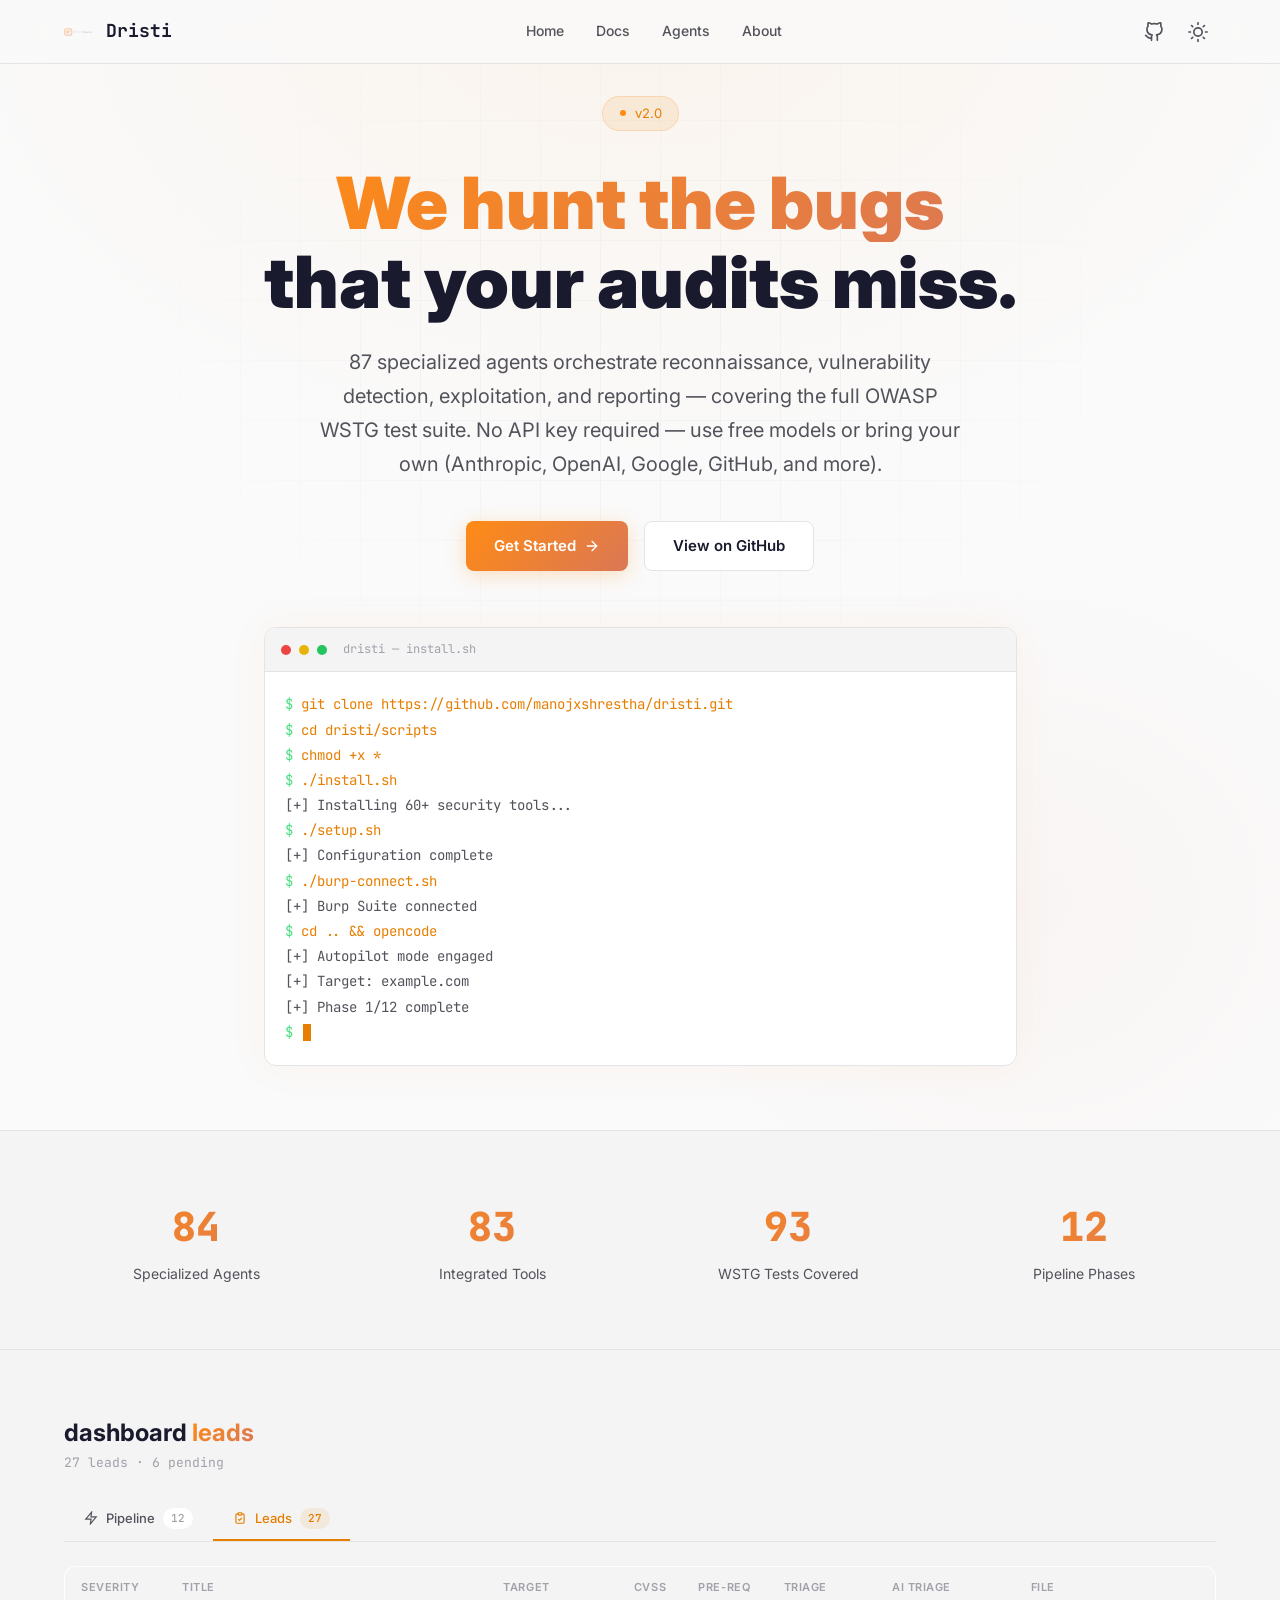
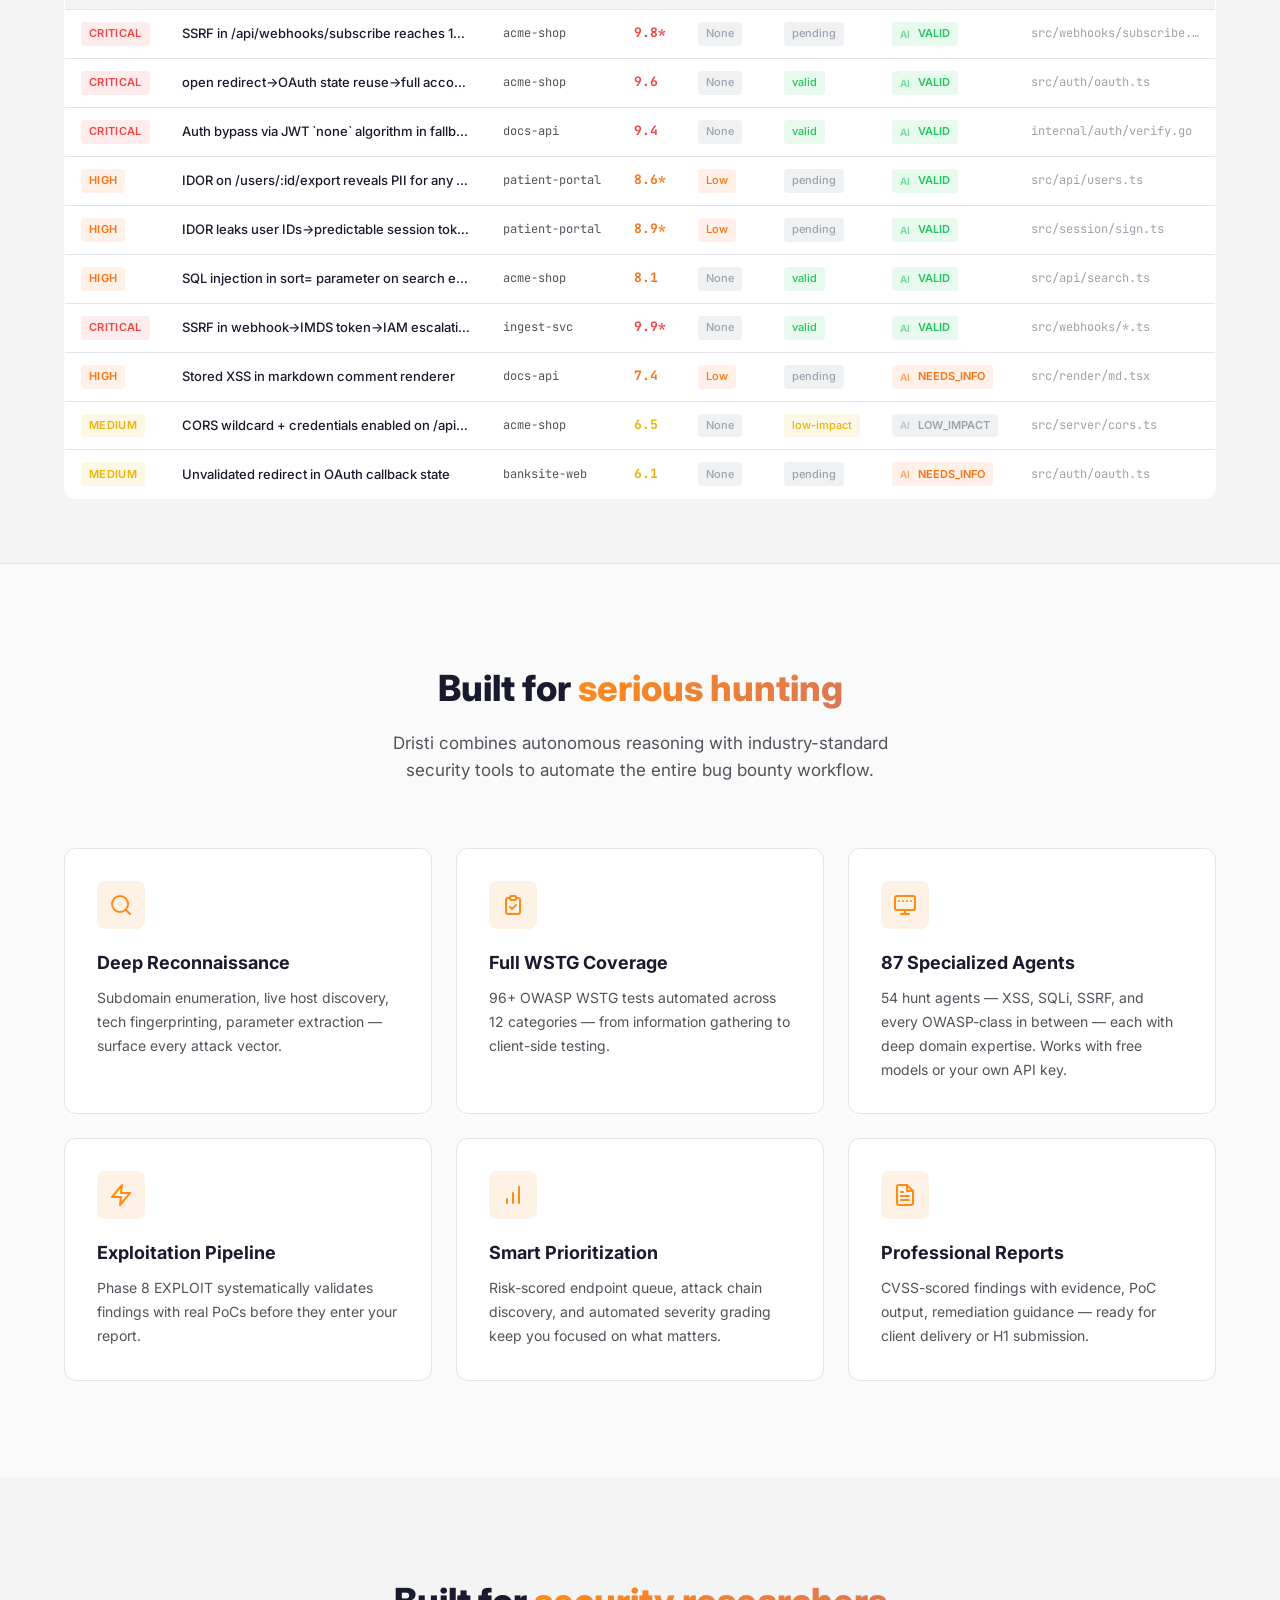
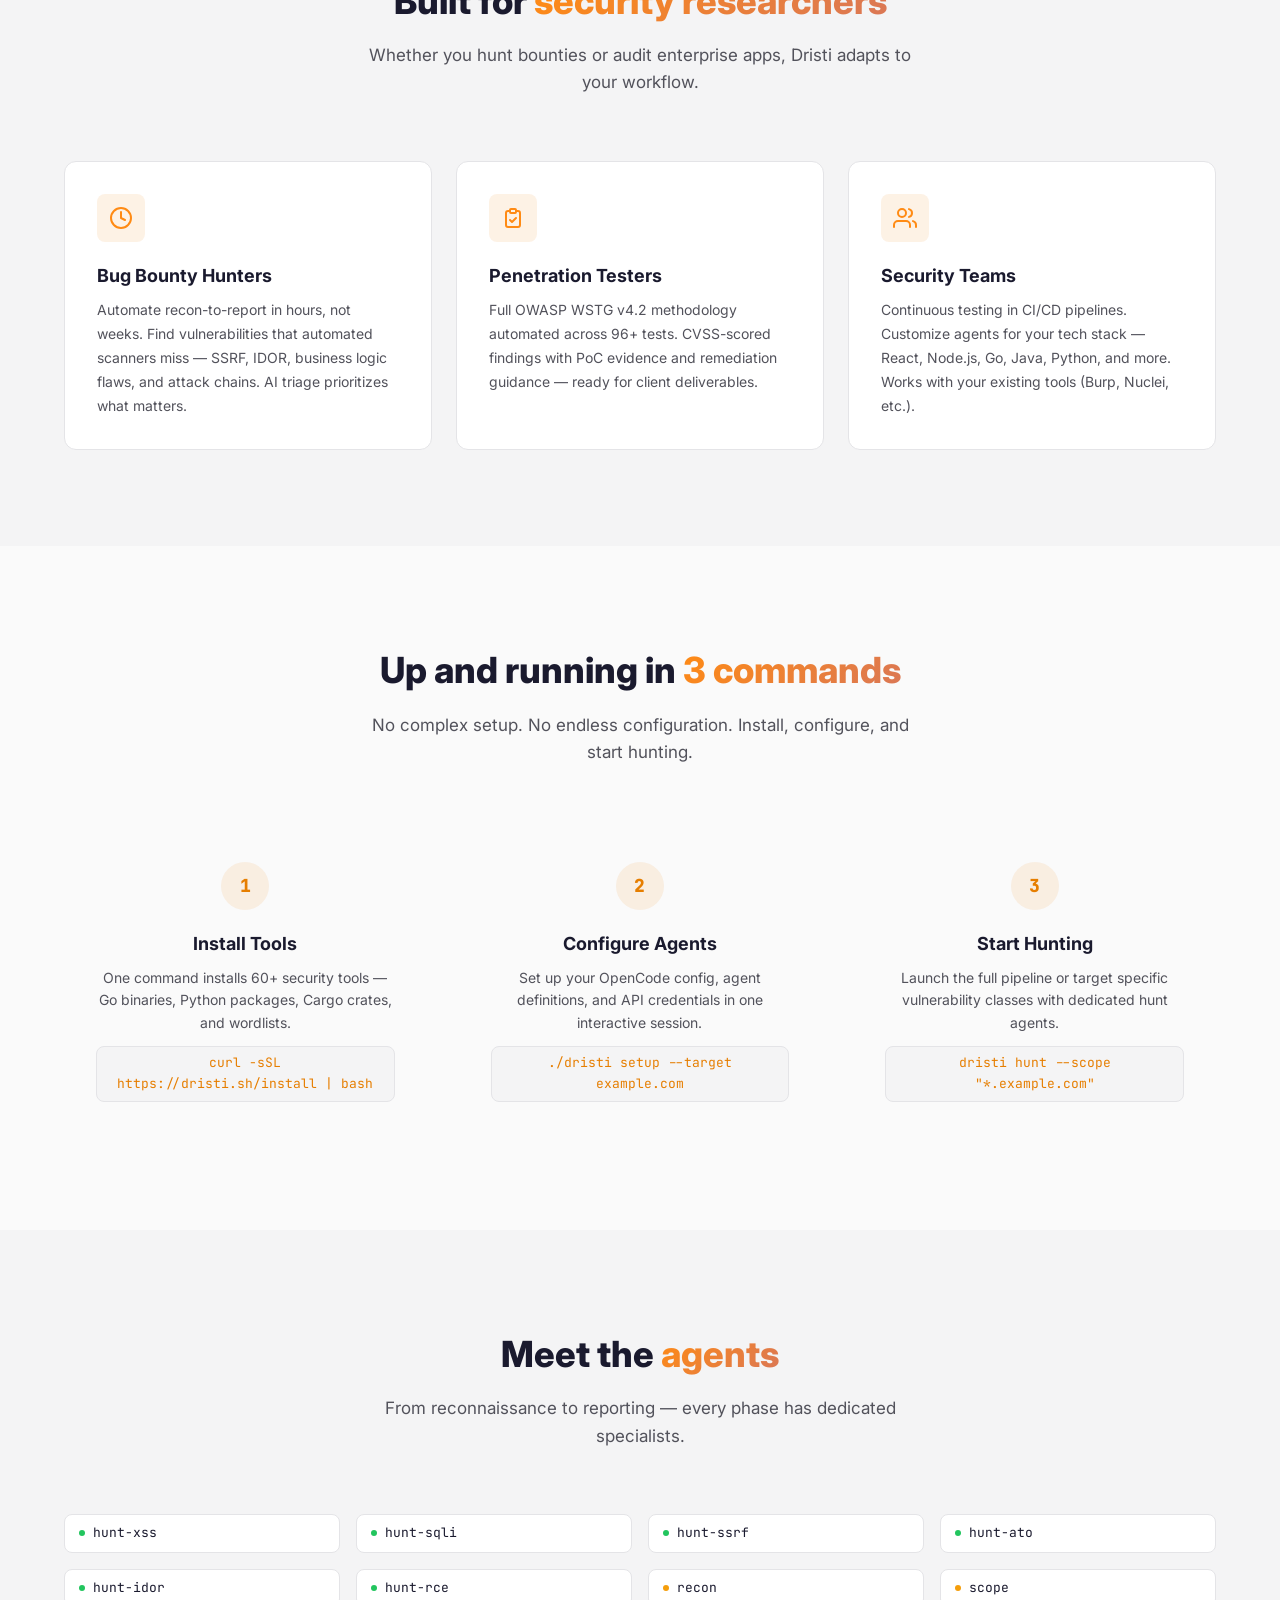
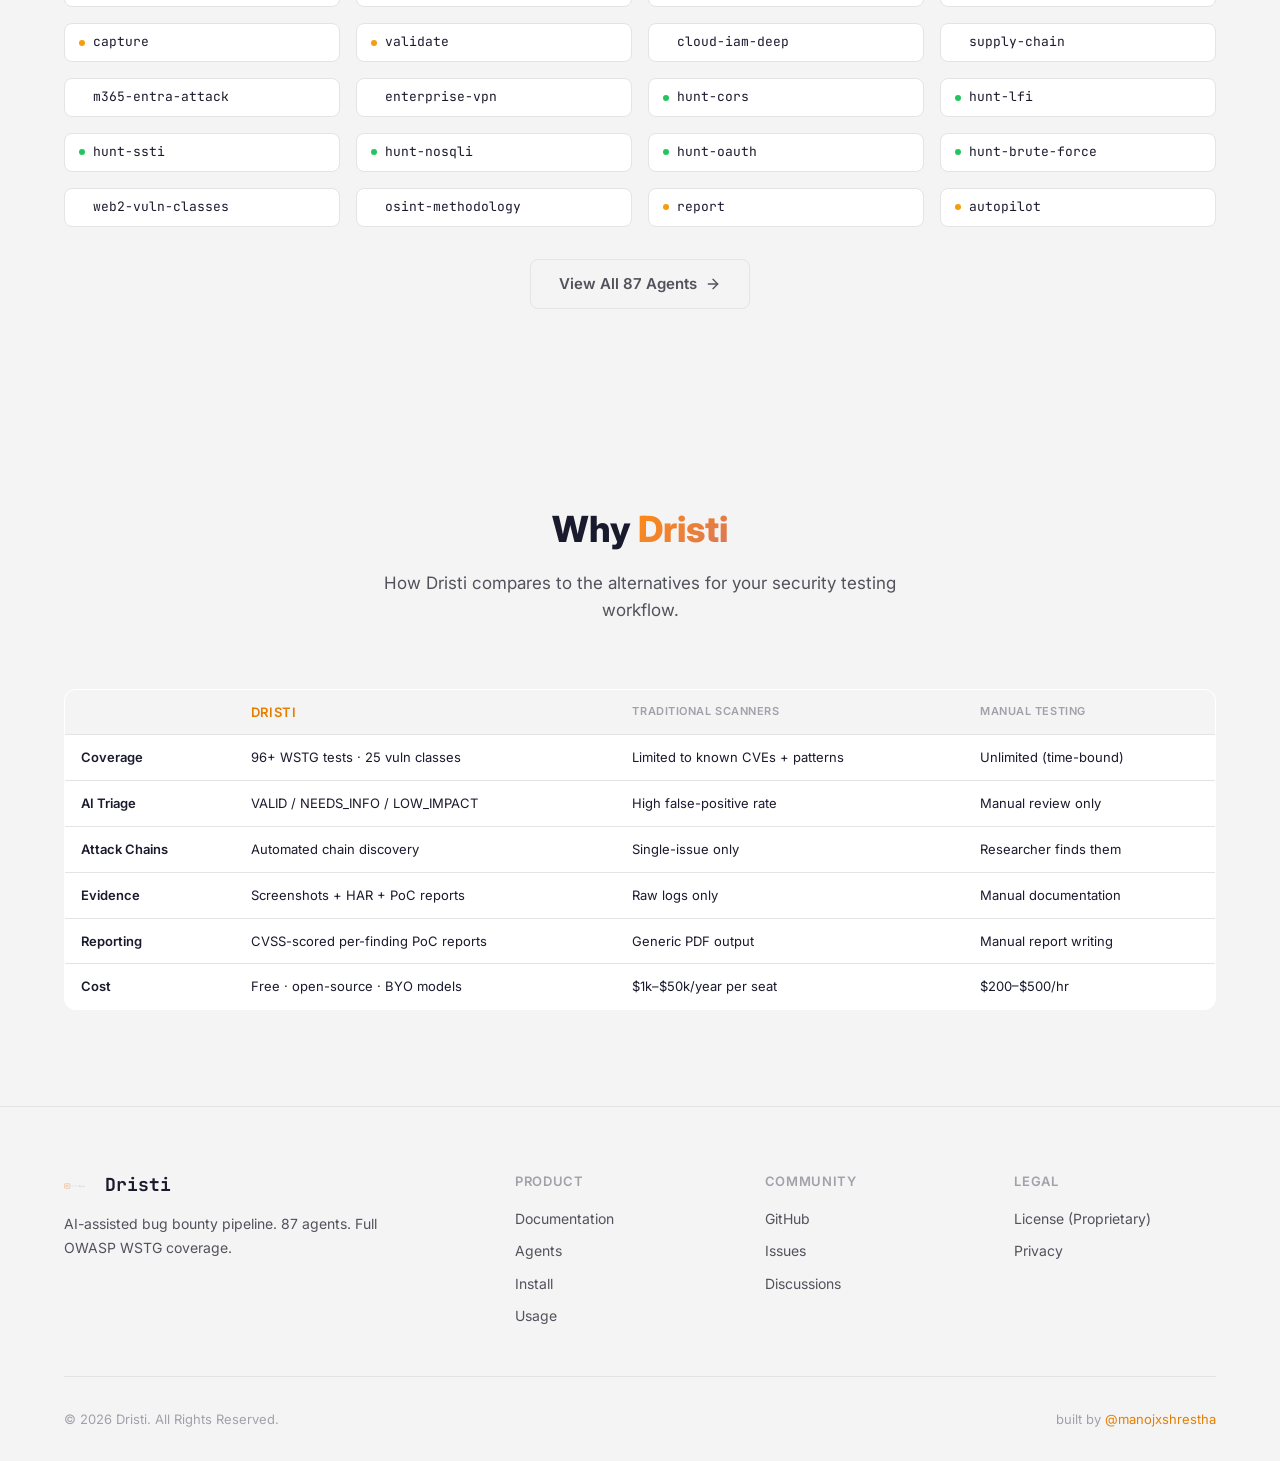
<file: index.html>
<!DOCTYPE html>
<html lang="en" data-theme="dark">
<head>
  <meta charset="UTF-8">
  <meta name="viewport" content="width=device-width, initial-scale=1.0">
  <title>Dristi — AI-Assisted Bug Bounty Hunting Pipeline | OWASP WSTG Automation</title>
  <meta name="description" content="87 AI agents automate the full bug bounty workflow — recon, vulnerability detection, exploitation, reporting. Full OWASP WSTG v4.2 coverage. Open-source penetration testing framework.">
  <meta name="keywords" content="bug bounty, penetration testing, OWASP WSTG, security automation, vulnerability hunting, AI security agents, MCP security, WSTG automation">
  <link rel="preconnect" href="https://fonts.gstatic.com" crossorigin>
  <link href="https://fonts.googleapis.com/css2?family=Inter:wght@400;500;600;700;800;900&family=JetBrains+Mono:wght@400;500;600;700&display=swap" rel="stylesheet">
  <link rel="stylesheet" href="/css/style.css">
  <link rel="icon" href="data:image/svg+xml,<svg xmlns=%22http://www.w3.org/2000/svg%22 viewBox=%220 0 48 48%22><rect x=%224%22 y=%226%22 width=%2240%22 height=%2236%22 rx=%228%22 stroke=%22%23ff8b14%22 stroke-width=%222.5%22 fill=%22none%22/><path d=%22M12 18h24M12 24h18M12 30h14%22 stroke=%22%23ff8b14%22 stroke-width=%222%22 stroke-linecap=%22round%22/></svg>">
   <meta property="og:title" content="Dristi — AI-Assisted Bug Bounty Hunting Pipeline">
   <meta property="og:description" content="87 AI agents automate recon, vulnerability detection, exploitation, and reporting. Full OWASP WSTG v4.2.">
  <meta property="og:type" content="website">
  <meta property="og:url" content="https://dristi-ai.pages.dev">
  <meta name="theme-color" content="#0c0c14">
</head>
<body>
  <!-- Navigation -->
  <nav class="nav" role="navigation">
    <div class="nav-inner">
      <a href="/" class="nav-brand">
        <img src="/assets/dristi-logo.svg" alt="Dristi" class="nav-brand-img" width="32" height="32">
        Dristi
      </a>
      <div class="nav-links" id="navLinks">
        <a href="/">Home</a>
        <a href="/docs.html">Docs</a>
        <a href="/agents.html">Agents</a>
        <a href="/about.html">About</a>
      </div>
      <div style="display:flex;align-items:center;gap:.5rem">
        <a href="https://github.com/manojxshrestha/dristi" target="_blank" rel="noopener" class="theme-toggle" aria-label="GitHub">
          <svg width="20" height="20" viewBox="0 0 24 24" fill="none" stroke="currentColor" stroke-width="2" stroke-linecap="round" stroke-linejoin="round"><path d="M9 19c-5 1.5-5-2.5-7-3m14 6v-3.87a3.37 3.37 0 0 0-.94-2.61c3.14-.35 6.44-1.54 6.44-7A5.44 5.44 0 0 0 20 4.77 5.07 5.07 0 0 0 19.91 1S18.73.65 16 2.48a13.38 13.38 0 0 0-7 0C6.27.65 5.09 1 5.09 1A5.07 5.07 0 0 0 5 4.77a5.44 5.44 0 0 0-1.5 3.78c0 5.42 3.3 6.61 6.44 7A3.37 3.37 0 0 0 9 18.13V22"/></svg>
        </a>
        <button class="theme-toggle" id="themeToggle" aria-label="Toggle theme">
          <svg id="sunIcon" width="20" height="20" viewBox="0 0 24 24" fill="none" stroke="currentColor" stroke-width="2" stroke-linecap="round" stroke-linejoin="round" style="display:none"><circle cx="12" cy="12" r="5"/><path d="M12 1v2M12 21v2M4.22 4.22l1.42 1.42M18.36 18.36l1.42 1.42M1 12h2M21 12h2M4.22 19.78l1.42-1.42M18.36 5.64l1.42-1.42"/></svg>
          <svg id="moonIcon" width="20" height="20" viewBox="0 0 24 24" fill="none" stroke="currentColor" stroke-width="2" stroke-linecap="round" stroke-linejoin="round"><path d="M21 12.79A9 9 0 1 1 11.21 3 7 7 0 0 0 21 12.79z"/></svg>
        </button>
        <button class="mobile-toggle" id="mobileToggle" aria-label="Menu">
          <span></span><span></span><span></span>
        </button>
      </div>
    </div>
  </nav>

  <!-- Hero -->
  <section class="hero">
    <div class="hero-bg"></div>
    <div class="hero-grid"></div>
    <div class="hero-content container">
      <div class="hero-badge" style="opacity:0" id="heroBadge">
        <svg width="8" height="8" viewBox="0 0 8 8" fill="#ff8b14"><circle cx="4" cy="4" r="3"/></svg> v2.0
      </div>
      <h1 id="heroTitle" style="opacity:0">
        <span class="gradient-text">We hunt the bugs</span>
        <span>that your audits miss.</span>
      </h1>
      <p class="hero-subtitle" style="opacity:0" id="heroSub">
         87 specialized agents orchestrate reconnaissance, vulnerability detection, exploitation, and reporting — covering the full OWASP WSTG test suite. No API key required — use free models or bring your own (Anthropic, OpenAI, Google, GitHub, and more).
      </p>
      <div class="hero-actions" style="opacity:0" id="heroActions">
        <a href="/docs.html" class="btn btn-primary">Get Started <svg width="16" height="16" viewBox="0 0 24 24" fill="none" stroke="currentColor" stroke-width="2" stroke-linecap="round" stroke-linejoin="round"><line x1="5" y1="12" x2="19" y2="12"/><polyline points="12 5 19 12 12 19"/></svg></a>
        <a href="https://github.com/manojxshrestha/dristi" target="_blank" rel="noopener" class="btn btn-secondary">View on GitHub</a>
      </div>
      <div class="hero-terminal" style="opacity:0;transform:translateY(20px)" id="heroTerminal">
        <div class="terminal-header">
          <span class="terminal-dot"></span>
          <span class="terminal-dot"></span>
          <span class="terminal-dot"></span>
          <span class="terminal-title">dristi — install.sh</span>
        </div>
        <div class="terminal-body">
          <div class="line" style="animation-delay:0.1s"><span class="prompt">$</span> <span class="cmd">git clone https://github.com/manojxshrestha/dristi.git</span></div>
          <div class="line" style="animation-delay:0.4s"><span class="prompt">$</span> <span class="cmd">cd dristi/scripts</span></div>
          <div class="line" style="animation-delay:0.7s"><span class="prompt">$</span> <span class="cmd">chmod +x *</span></div>
          <div class="line" style="animation-delay:1s"><span class="prompt">$</span> <span class="cmd">./install.sh</span></div>
          <div class="line" style="animation-delay:1.3s"><span class="output">[+] Installing 60+ security tools...</span></div>
          <div class="line" style="animation-delay:1.7s"><span class="prompt">$</span> <span class="cmd">./setup.sh</span></div>
          <div class="line" style="animation-delay:2s"><span class="output">[+] Configuration complete</span></div>
          <div class="line" style="animation-delay:2.3s"><span class="prompt">$</span> <span class="cmd">./burp-connect.sh</span></div>
          <div class="line" style="animation-delay:2.6s"><span class="output">[+] Burp Suite connected</span></div>
          <div class="line" style="animation-delay:3s"><span class="prompt">$</span> <span class="cmd">cd .. && opencode</span></div>
          <div class="line" style="animation-delay:3.3s"><span class="output">[+] Autopilot mode engaged</span></div>
          <div class="line" style="animation-delay:3.6s"><span class="output">[+] Target: example.com</span></div>
          <div class="line" style="animation-delay:4s"><span class="output">[+] Phase 1/12 complete</span></div>
          <div class="line" style="animation-delay:4.3s"><span class="prompt">$</span> <span class="terminal-cursor"></span></div>
        </div>
      </div>
    </div>
  </section>

  <!-- Stats -->
  <section class="stats">
    <div class="container">
      <div class="stats-grid">
        <div class="stat-item"><div class="stat-number" data-count="87">0</div><div class="stat-label">Specialized Agents</div></div>
        <div class="stat-item"><div class="stat-number" data-count="86">0</div><div class="stat-label">Integrated Tools</div></div>
        <div class="stat-item"><div class="stat-number" data-count="96">0</div><div class="stat-label">WSTG Tests Covered</div></div>
        <div class="stat-item"><div class="stat-number" data-count="12">0</div><div class="stat-label">Pipeline Phases</div></div>
      </div>
    </div>
  </section>

  <!-- Dashboard / Leads -->
  <section class="dash-section" id="dashboard">
    <div class="container">
      <div class="dash-header fade-in">
        <div>
          <h2>dashboard <span class="gradient-text">leads</span></h2>
          <div class="meta">27 leads &middot; 6 pending</div>
        </div>
      </div>
      <div class="dash-tabs fade-in" id="dashTabs">
        <div class="dash-tab" data-tab="pipeline"><svg width="14" height="14" viewBox="0 0 24 24" fill="none" stroke="currentColor" stroke-width="2"><polygon points="13 2 3 14 12 14 11 22 21 10 12 10 13 2"/></svg> Pipeline <span class="count">12</span></div>
        <div class="dash-tab active" data-tab="leads"><svg width="14" height="14" viewBox="0 0 24 24" fill="none" stroke="currentColor" stroke-width="2"><path d="M9 5H7a2 2 0 0 0-2 2v12a2 2 0 0 0 2 2h10a2 2 0 0 0 2-2V7a2 2 0 0 0-2-2h-2"/><rect x="9" y="3" width="6" height="4" rx="1"/><path d="M9 14l2 2 4-4"/></svg> Leads <span class="count">27</span></div>
      </div>

      <!-- Pipeline panel -->
      <div class="tab-panel" id="panel-pipeline">
        <div style="background:var(--surface);border:1px solid var(--border);border-radius:var(--radius);overflow:hidden">
          <table class="pipeline-table" style="font-size:.8125rem">
            <thead>
              <tr>
                <th></th><th>Phase</th><th>Agent</th><th>What it does</th>
              </tr>
            </thead>
            <tbody>
              <tr><td><span class="p-num">1</span></td><td class="p-phase">SCOPE</td><td class="p-agent">@scope</td><td class="p-desc">Register target, scope boundaries, credentials</td></tr>
              <tr><td><span class="p-num">2</span></td><td class="p-phase">AUTH</td><td class="p-agent">(autopilot)</td><td class="p-desc">Get tokens/cookies, detect WAF</td></tr>
              <tr><td><span class="p-num">3</span></td><td class="p-phase">INTEL</td><td class="p-agent">@pintel</td><td class="p-desc">Passive OSINT: WHOIS, M365, cloud, spoof</td></tr>
              <tr><td><span class="p-num">4</span></td><td class="p-phase">RECON</td><td class="p-agent">@recon</td><td class="p-desc">Subdomains, crawl, params, nuclei, secrets</td></tr>
              <tr><td><span class="p-num">5</span></td><td class="p-phase">SURFACE</td><td class="p-agent">@surface</td><td class="p-desc">Classify endpoints, prioritize attack surface</td></tr>
              <tr><td><span class="p-num">6</span></td><td class="p-phase">HUNT</td><td class="p-agent">@hunt</td><td class="p-desc">Test all 25 bug classes via 54 @hunt-*</td></tr>
              <tr><td><span class="p-num">7</span></td><td class="p-phase">DEEPTHINK</td><td class="p-agent">@deepthink</td><td class="p-desc">(conditional) First-principles gap analysis</td></tr>
              <tr><td><span class="p-num">8</span></td><td class="p-phase">EXPLOIT</td><td class="p-agent">@exploit</td><td class="p-desc">Deep-research exploitation + WAF bypass</td></tr>
              <tr><td><span class="p-num">9</span></td><td class="p-phase">SEARCH</td><td class="p-agent">@search</td><td class="p-desc">(conditional) Re-dispatch for uncovered classes</td></tr>
              <tr><td><span class="p-num">10</span></td><td class="p-phase">CAPTURE</td><td class="p-agent">@capture</td><td class="p-desc">Evidence collection, screenshots, redaction</td></tr>
              <tr><td><span class="p-num">11</span></td><td class="p-phase">VALIDATE</td><td class="p-agent">@validate</td><td class="p-desc">Re-validate PoCs, 7-Question Gate</td></tr>
              <tr><td><span class="p-num">12</span></td><td class="p-phase">REPORT</td><td class="p-agent">@report</td><td class="p-desc">Coverage check, generate report</td></tr>
            </tbody>
          </table>
        </div>
      </div>

      <!-- Leads panel -->
      <div class="tab-panel active" id="panel-leads">
        <div style="overflow-x:auto">
          <table class="leads-table fade-in">
            <thead>
              <tr>
                <th>Severity</th>
                <th>Title</th>
                <th>Target</th>
                <th>CVSS</th>
                <th>Pre-req</th>
                <th>Triage</th>
                <th>AI Triage</th>
                <th>File</th>
              </tr>
            </thead>
            <tbody>
              <tr>
                <td><span class="sev-badge critical">critical</span></td>
                <td class="title-cell">SSRF in /api/webhooks/subscribe reaches 169.254.169.254</td>
                <td class="target-cell">acme-shop</td>
                <td class="cvss-cell sev-critical">9.8*</td>
                <td><span class="triage-badge" style="background:rgba(107,114,128,0.1);color:#9ca3af">None</span></td>
                <td><span class="triage-badge pending">pending</span></td>
                <td><span class="triage-ai valid">VALID</span></td>
                <td class="file-cell">src/webhooks/subscribe.ts</td>
              </tr>
              <tr>
                <td><span class="sev-badge critical">critical</span></td>
                <td class="title-cell">open redirect&rarr;OAuth state reuse&rarr;full account takeover</td>
                <td class="target-cell">acme-shop</td>
                <td class="cvss-cell sev-critical">9.6</td>
                <td><span class="triage-badge" style="background:rgba(107,114,128,0.1);color:#9ca3af">None</span></td>
                <td><span class="triage-badge valid">valid</span></td>
                <td><span class="triage-ai valid">VALID</span></td>
                <td class="file-cell">src/auth/oauth.ts</td>
              </tr>
              <tr>
                <td><span class="sev-badge critical">critical</span></td>
                <td class="title-cell">Auth bypass via JWT `none` algorithm in fallback path</td>
                <td class="target-cell">docs-api</td>
                <td class="cvss-cell sev-critical">9.4</td>
                <td><span class="triage-badge" style="background:rgba(107,114,128,0.1);color:#9ca3af">None</span></td>
                <td><span class="triage-badge valid">valid</span></td>
                <td><span class="triage-ai valid">VALID</span></td>
                <td class="file-cell">internal/auth/verify.go</td>
              </tr>
              <tr>
                <td><span class="sev-badge high">high</span></td>
                <td class="title-cell">IDOR on /users/:id/export reveals PII for any user</td>
                <td class="target-cell">patient-portal</td>
                <td class="cvss-cell sev-high">8.6*</td>
                <td><span class="triage-badge" style="background:#f97316;color:#f97316;background:rgba(249,115,22,0.1)">Low</span></td>
                <td><span class="triage-badge pending">pending</span></td>
                <td><span class="triage-ai valid">VALID</span></td>
                <td class="file-cell">src/api/users.ts</td>
              </tr>
              <tr>
                <td><span class="sev-badge high">high</span></td>
                <td class="title-cell">IDOR leaks user IDs&rarr;predictable session token&rarr;impersonate any user</td>
                <td class="target-cell">patient-portal</td>
                <td class="cvss-cell sev-high">8.9*</td>
                <td><span class="triage-badge" style="background:rgba(249,115,22,0.1);color:#f97316">Low</span></td>
                <td><span class="triage-badge pending">pending</span></td>
                <td><span class="triage-ai valid">VALID</span></td>
                <td class="file-cell">src/session/sign.ts</td>
              </tr>
              <tr>
                <td><span class="sev-badge high">high</span></td>
                <td class="title-cell">SQL injection in sort= parameter on search endpoint</td>
                <td class="target-cell">acme-shop</td>
                <td class="cvss-cell sev-high">8.1</td>
                <td><span class="triage-badge" style="background:rgba(107,114,128,0.1);color:#9ca3af">None</span></td>
                <td><span class="triage-badge valid">valid</span></td>
                <td><span class="triage-ai valid">VALID</span></td>
                <td class="file-cell">src/api/search.ts</td>
              </tr>
              <tr>
                <td><span class="sev-badge critical">critical</span></td>
                <td class="title-cell">SSRF in webhook&rarr;IMDS token&rarr;IAM escalation to admin</td>
                <td class="target-cell">ingest-svc</td>
                <td class="cvss-cell sev-critical">9.9*</td>
                <td><span class="triage-badge" style="background:rgba(107,114,128,0.1);color:#9ca3af">None</span></td>
                <td><span class="triage-badge valid">valid</span></td>
                <td><span class="triage-ai valid">VALID</span></td>
                <td class="file-cell">src/webhooks/*.ts</td>
              </tr>
              <tr>
                <td><span class="sev-badge high">high</span></td>
                <td class="title-cell">Stored XSS in markdown comment renderer</td>
                <td class="target-cell">docs-api</td>
                <td class="cvss-cell sev-high">7.4</td>
                <td><span class="triage-badge" style="background:rgba(249,115,22,0.1);color:#f97316">Low</span></td>
                <td><span class="triage-badge pending">pending</span></td>
                <td><span class="triage-ai needs-info">NEEDS_INFO</span></td>
                <td class="file-cell">src/render/md.tsx</td>
              </tr>
              <tr>
                <td><span class="sev-badge medium">medium</span></td>
                <td class="title-cell">CORS wildcard + credentials enabled on /api/v2/*</td>
                <td class="target-cell">acme-shop</td>
                <td class="cvss-cell sev-medium">6.5</td>
                <td><span class="triage-badge" style="background:rgba(107,114,128,0.1);color:#9ca3af">None</span></td>
                <td><span class="triage-badge low-impact">low-impact</span></td>
                <td><span class="triage-ai low-impact">LOW_IMPACT</span></td>
                <td class="file-cell">src/server/cors.ts</td>
              </tr>
              <tr>
                <td><span class="sev-badge medium">medium</span></td>
                <td class="title-cell">Unvalidated redirect in OAuth callback state</td>
                <td class="target-cell">banksite-web</td>
                <td class="cvss-cell sev-medium">6.1</td>
                <td><span class="triage-badge" style="background:rgba(107,114,128,0.1);color:#9ca3af">None</span></td>
                <td><span class="triage-badge pending">pending</span></td>
                <td><span class="triage-ai needs-info">NEEDS_INFO</span></td>
                <td class="file-cell">src/auth/oauth.ts</td>
              </tr>
            </tbody>
          </table>
        </div>
      </div>

    </div>
  </section>

  <!-- Features -->
  <section class="section" id="features">
    <div class="container">
      <div class="section-header fade-in">
        <h2>Built for <span class="gradient-text">serious hunting</span></h2>
        <p>Dristi combines autonomous reasoning with industry-standard security tools to automate the entire bug bounty workflow.</p>
      </div>
      <div class="features-grid">
        <div class="feature-card fade-in">
          <div class="feature-icon"><svg width="24" height="24" viewBox="0 0 24 24" fill="none" stroke="#ff8b14" stroke-width="2" stroke-linecap="round" stroke-linejoin="round"><circle cx="11" cy="11" r="8"/><path d="m21 21-4.3-4.3"/></svg></div>
          <h3>Deep Reconnaissance</h3>
          <p>Subdomain enumeration, live host discovery, tech fingerprinting, parameter extraction — surface every attack vector.</p>
        </div>
        <div class="feature-card fade-in">
          <div class="feature-icon"><svg width="24" height="24" viewBox="0 0 24 24" fill="none" stroke="#ff8b14" stroke-width="2" stroke-linecap="round" stroke-linejoin="round"><path d="M9 5H7a2 2 0 0 0-2 2v12a2 2 0 0 0 2 2h10a2 2 0 0 0 2-2V7a2 2 0 0 0-2-2h-2"/><rect x="9" y="3" width="6" height="4" rx="1"/><path d="M9 14l2 2 4-4"/></svg></div>
          <h3>Full WSTG Coverage</h3>
          <p>96+ OWASP WSTG tests automated across 12 categories — from information gathering to client-side testing.</p>
        </div>
        <div class="feature-card fade-in">
          <div class="feature-icon"><svg width="24" height="24" viewBox="0 0 24 24" fill="none" stroke="#ff8b14" stroke-width="2" stroke-linecap="round" stroke-linejoin="round"><rect x="2" y="3" width="20" height="14" rx="2" ry="2"/><path d="M8 21h8"/><path d="M12 17v4"/><path d="M6 8h.01M10 8h.01M14 8h.01M18 8h.01"/></svg></div>
           <h3>87 Specialized Agents</h3>
           <p>54 hunt agents — XSS, SQLi, SSRF, and every OWASP-class in between — each with deep domain expertise. Works with free models or your own API key.</p>
        </div>
        <div class="feature-card fade-in">
          <div class="feature-icon"><svg width="24" height="24" viewBox="0 0 24 24" fill="none" stroke="#ff8b14" stroke-width="2" stroke-linecap="round" stroke-linejoin="round"><polygon points="13 2 3 14 12 14 11 22 21 10 12 10 13 2"/></svg></div>
          <h3>Exploitation Pipeline</h3>
          <p>Phase 8 EXPLOIT systematically validates findings with real PoCs before they enter your report.</p>
        </div>
        <div class="feature-card fade-in">
          <div class="feature-icon"><svg width="24" height="24" viewBox="0 0 24 24" fill="none" stroke="#ff8b14" stroke-width="2" stroke-linecap="round" stroke-linejoin="round"><line x1="12" y1="20" x2="12" y2="10"/><line x1="18" y1="20" x2="18" y2="4"/><line x1="6" y1="20" x2="6" y2="16"/></svg></div>
          <h3>Smart Prioritization</h3>
          <p>Risk-scored endpoint queue, attack chain discovery, and automated severity grading keep you focused on what matters.</p>
        </div>
        <div class="feature-card fade-in">
          <div class="feature-icon"><svg width="24" height="24" viewBox="0 0 24 24" fill="none" stroke="#ff8b14" stroke-width="2" stroke-linecap="round" stroke-linejoin="round"><path d="M14 2H6a2 2 0 0 0-2 2v16a2 2 0 0 0 2 2h12a2 2 0 0 0 2-2V8z"/><polyline points="14 2 14 8 20 8"/><line x1="16" y1="13" x2="8" y2="13"/><line x1="16" y1="17" x2="8" y2="17"/><polyline points="10 9 9 9 8 9"/></svg></div>
          <h3>Professional Reports</h3>
          <p>CVSS-scored findings with evidence, PoC output, remediation guidance — ready for client delivery or H1 submission.</p>
        </div>
      </div>
    </div>
  </section>

  <!-- Use cases -->
  <section class="section" style="background:var(--bg-alt)" id="use-cases">
    <div class="container">
      <div class="section-header fade-in">
        <h2>Built for <span class="gradient-text">security researchers</span></h2>
        <p>Whether you hunt bounties or audit enterprise apps, Dristi adapts to your workflow.</p>
      </div>
      <div class="features-grid">
        <div class="feature-card fade-in">
          <div class="feature-icon"><svg width="24" height="24" viewBox="0 0 24 24" fill="none" stroke="#ff8b14" stroke-width="2" stroke-linecap="round" stroke-linejoin="round"><circle cx="12" cy="12" r="10"/><path d="M12 6v6l4 2"/></svg></div>
          <h3>Bug Bounty Hunters</h3>
          <p>Automate recon-to-report in hours, not weeks. Find vulnerabilities that automated scanners miss — SSRF, IDOR, business logic flaws, and attack chains. AI triage prioritizes what matters.</p>
        </div>
        <div class="feature-card fade-in">
          <div class="feature-icon"><svg width="24" height="24" viewBox="0 0 24 24" fill="none" stroke="#ff8b14" stroke-width="2" stroke-linecap="round" stroke-linejoin="round"><path d="M9 5H7a2 2 0 0 0-2 2v12a2 2 0 0 0 2 2h10a2 2 0 0 0 2-2V7a2 2 0 0 0-2-2h-2"/><rect x="9" y="3" width="6" height="4" rx="1"/><path d="M9 14l2 2 4-4"/></svg></div>
          <h3>Penetration Testers</h3>
          <p>Full OWASP WSTG v4.2 methodology automated across 96+ tests. CVSS-scored findings with PoC evidence and remediation guidance — ready for client deliverables.</p>
        </div>
        <div class="feature-card fade-in">
          <div class="feature-icon"><svg width="24" height="24" viewBox="0 0 24 24" fill="none" stroke="#ff8b14" stroke-width="2" stroke-linecap="round" stroke-linejoin="round"><path d="M17 21v-2a4 4 0 0 0-4-4H5a4 4 0 0 0-4 4v2"/><circle cx="9" cy="7" r="4"/><path d="M23 21v-2a4 4 0 0 0-3-3.87"/><path d="M16 3.13a4 4 0 0 1 0 7.75"/></svg></div>
          <h3>Security Teams</h3>
          <p>Continuous testing in CI/CD pipelines. Customize agents for your tech stack — React, Node.js, Go, Java, Python, and more. Works with your existing tools (Burp, Nuclei, etc.).</p>
        </div>
      </div>
    </div>
  </section>

  <!-- How it works -->
  <section class="section" id="how">
    <div class="container">
      <div class="section-header fade-in">
        <h2>Up and running in <span class="gradient-text">3 commands</span></h2>
        <p>No complex setup. No endless configuration. Install, configure, and start hunting.</p>
      </div>
      <div class="steps">
        <div class="step fade-in">
          <h3>Install Tools</h3>
          <p>One command installs 60+ security tools — Go binaries, Python packages, Cargo crates, and wordlists.</p>
          <code>curl -sSL https://dristi.sh/install | bash</code>
        </div>
        <div class="step fade-in">
          <h3>Configure Agents</h3>
          <p>Set up your OpenCode config, agent definitions, and API credentials in one interactive session.</p>
          <code>./dristi setup --target example.com</code>
        </div>
        <div class="step fade-in">
          <h3>Start Hunting</h3>
          <p>Launch the full pipeline or target specific vulnerability classes with dedicated hunt agents.</p>
          <code>dristi hunt --scope "*.example.com"</code>
        </div>
      </div>
    </div>
  </section>

  <!-- Agent preview -->
  <section class="section agent-section" id="agents">
    <div class="container">
      <div class="section-header fade-in">
        <h2>Meet the <span class="gradient-text">agents</span></h2>
        <p>From reconnaissance to reporting — every phase has dedicated specialists.</p>
      </div>
      <div class="agent-grid">
        <div class="agent-tag fade-in"><span class="dot hunt"></span>hunt-xss</div>
        <div class="agent-tag fade-in"><span class="dot hunt"></span>hunt-sqli</div>
        <div class="agent-tag fade-in"><span class="dot hunt"></span>hunt-ssrf</div>
        <div class="agent-tag fade-in"><span class="dot hunt"></span>hunt-ato</div>
        <div class="agent-tag fade-in"><span class="dot hunt"></span>hunt-idor</div>
        <div class="agent-tag fade-in"><span class="dot hunt"></span>hunt-rce</div>
        <div class="agent-tag fade-in"><span class="dot pipeline"></span>recon</div>
        <div class="agent-tag fade-in"><span class="dot pipeline"></span>scope</div>
        <div class="agent-tag fade-in"><span class="dot pipeline"></span>capture</div>
        <div class="agent-tag fade-in"><span class="dot pipeline"></span>validate</div>
        <div class="agent-tag fade-in"><span class="dot specialty"></span>cloud-iam-deep</div>
        <div class="agent-tag fade-in"><span class="dot specialty"></span>supply-chain</div>
        <div class="agent-tag fade-in"><span class="dot specialty"></span>m365-entra-attack</div>
        <div class="agent-tag fade-in"><span class="dot specialty"></span>enterprise-vpn</div>
        <div class="agent-tag fade-in"><span class="dot hunt"></span>hunt-cors</div>
        <div class="agent-tag fade-in"><span class="dot hunt"></span>hunt-lfi</div>
        <div class="agent-tag fade-in"><span class="dot hunt"></span>hunt-ssti</div>
        <div class="agent-tag fade-in"><span class="dot hunt"></span>hunt-nosqli</div>
        <div class="agent-tag fade-in"><span class="dot hunt"></span>hunt-oauth</div>
        <div class="agent-tag fade-in"><span class="dot hunt"></span>hunt-brute-force</div>
        <div class="agent-tag fade-in"><span class="dot support"></span>web2-vuln-classes</div>
        <div class="agent-tag fade-in"><span class="dot support"></span>osint-methodology</div>
        <div class="agent-tag fade-in"><span class="dot pipeline"></span>report</div>
        <div class="agent-tag fade-in"><span class="dot pipeline"></span>autopilot</div>
      </div>
      <div style="text-align:center;margin-top:2rem" class="fade-in">
        <a href="/agents.html" class="btn btn-outline">View All 87 Agents <svg width="16" height="16" viewBox="0 0 24 24" fill="none" stroke="currentColor" stroke-width="2" stroke-linecap="round" stroke-linejoin="round"><line x1="5" y1="12" x2="19" y2="12"/><polyline points="12 5 19 12 12 19"/></svg></a>
      </div>
    </div>
  </section>

  <!-- Why Dristi -->
  <section class="section" style="background:var(--bg-alt)" id="why">
    <div class="container">
      <div class="section-header fade-in">
        <h2>Why <span class="gradient-text">Dristi</span></h2>
        <p>How Dristi compares to the alternatives for your security testing workflow.</p>
      </div>
      <div style="overflow-x:auto">
        <table class="leads-table fade-in" style="min-width:600px">
          <thead>
            <tr>
              <th></th>
              <th style="color:var(--accent);font-size:.8125rem">Dristi</th>
              <th>Traditional Scanners</th>
              <th>Manual Testing</th>
            </tr>
          </thead>
          <tbody>
            <tr><td style="font-weight:600;font-size:.8125rem">Coverage</td><td style="color:var(--text)">96+ WSTG tests · 25 vuln classes</td><td>Limited to known CVEs + patterns</td><td>Unlimited (time-bound)</td></tr>
            <tr><td style="font-weight:600;font-size:.8125rem">AI Triage</td><td style="color:var(--text)">VALID / NEEDS_INFO / LOW_IMPACT</td><td>High false-positive rate</td><td>Manual review only</td></tr>
            <tr><td style="font-weight:600;font-size:.8125rem">Attack Chains</td><td style="color:var(--text)">Automated chain discovery</td><td>Single-issue only</td><td>Researcher finds them</td></tr>
            <tr><td style="font-weight:600;font-size:.8125rem">Evidence</td><td style="color:var(--text)">Screenshots + HAR + PoC reports</td><td>Raw logs only</td><td>Manual documentation</td></tr>
            <tr><td style="font-weight:600;font-size:.8125rem">Reporting</td><td style="color:var(--text)">CVSS-scored per-finding PoC reports</td><td>Generic PDF output</td><td>Manual report writing</td></tr>
            <tr><td style="font-weight:600;font-size:.8125rem">Cost</td><td style="color:var(--text)">Free · open-source · BYO models</td><td>$1k–$50k/year per seat</td><td>$200–$500/hr</td></tr>
          </tbody>
        </table>
      </div>
    </div>
  </section>

  <!-- Footer -->
  <footer class="footer">
    <div class="container">
      <div class="footer-grid">
        <div>
          <div class="footer-brand">
            <img src="/assets/dristi-logo.svg" alt="Dristi" style="width:24px;height:24px;display:inline;vertical-align:middle;margin-right:6px">
            Dristi
          </div>
          <p class="footer-desc">AI-assisted bug bounty pipeline. 87 agents. Full OWASP WSTG coverage.</p>
        </div>
        <div>
          <h4>Product</h4>
          <div class="footer-links">
            <a href="/docs.html">Documentation</a>
            <a href="/agents.html">Agents</a>
            <a href="/docs.html#install">Install</a>
            <a href="/docs.html#usage">Usage</a>
          </div>
        </div>
        <div>
          <h4>Community</h4>
          <div class="footer-links">
            <a href="https://github.com/manojxshrestha/dristi" target="_blank" rel="noopener">GitHub</a>
            <a href="https://github.com/manojxshrestha/dristi/issues" target="_blank" rel="noopener">Issues</a>
            <a href="https://github.com/manojxshrestha/dristi/discussions" target="_blank" rel="noopener">Discussions</a>
          </div>

        </div>
        <div>
          <h4>Legal</h4>
          <div class="footer-links">
            <a href="#">License (Proprietary)</a>
            <a href="#">Privacy</a>
          </div>
        </div>
      </div>
      <div class="footer-bottom">
        <span>&copy; 2026 Dristi. All Rights Reserved.</span>
        <span>built by <a href="https://github.com/manojxshrestha" target="_blank" rel="noopener" style="color:var(--accent)">@manojxshrestha</a></span>
      </div>
    </div>
  </footer>

  <script src="/js/main.js"></script>
</body>
</html>
</file>
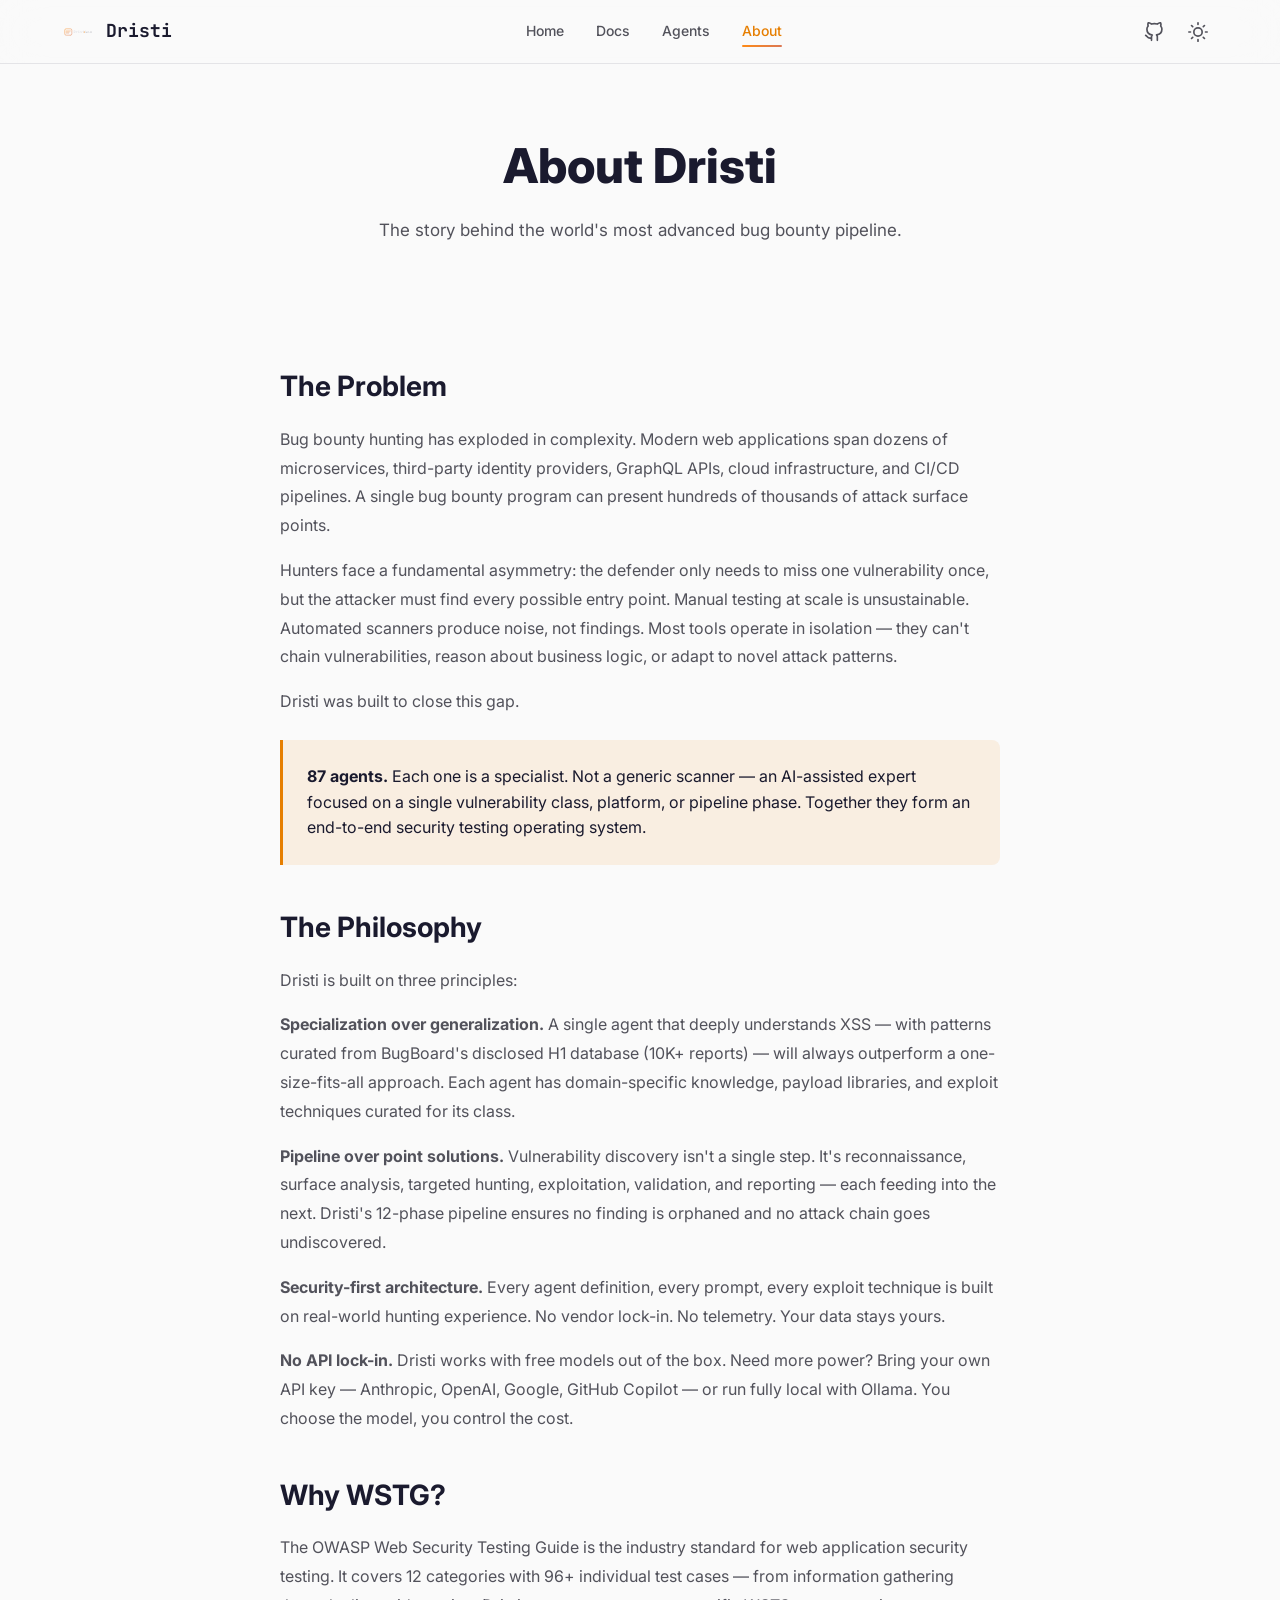
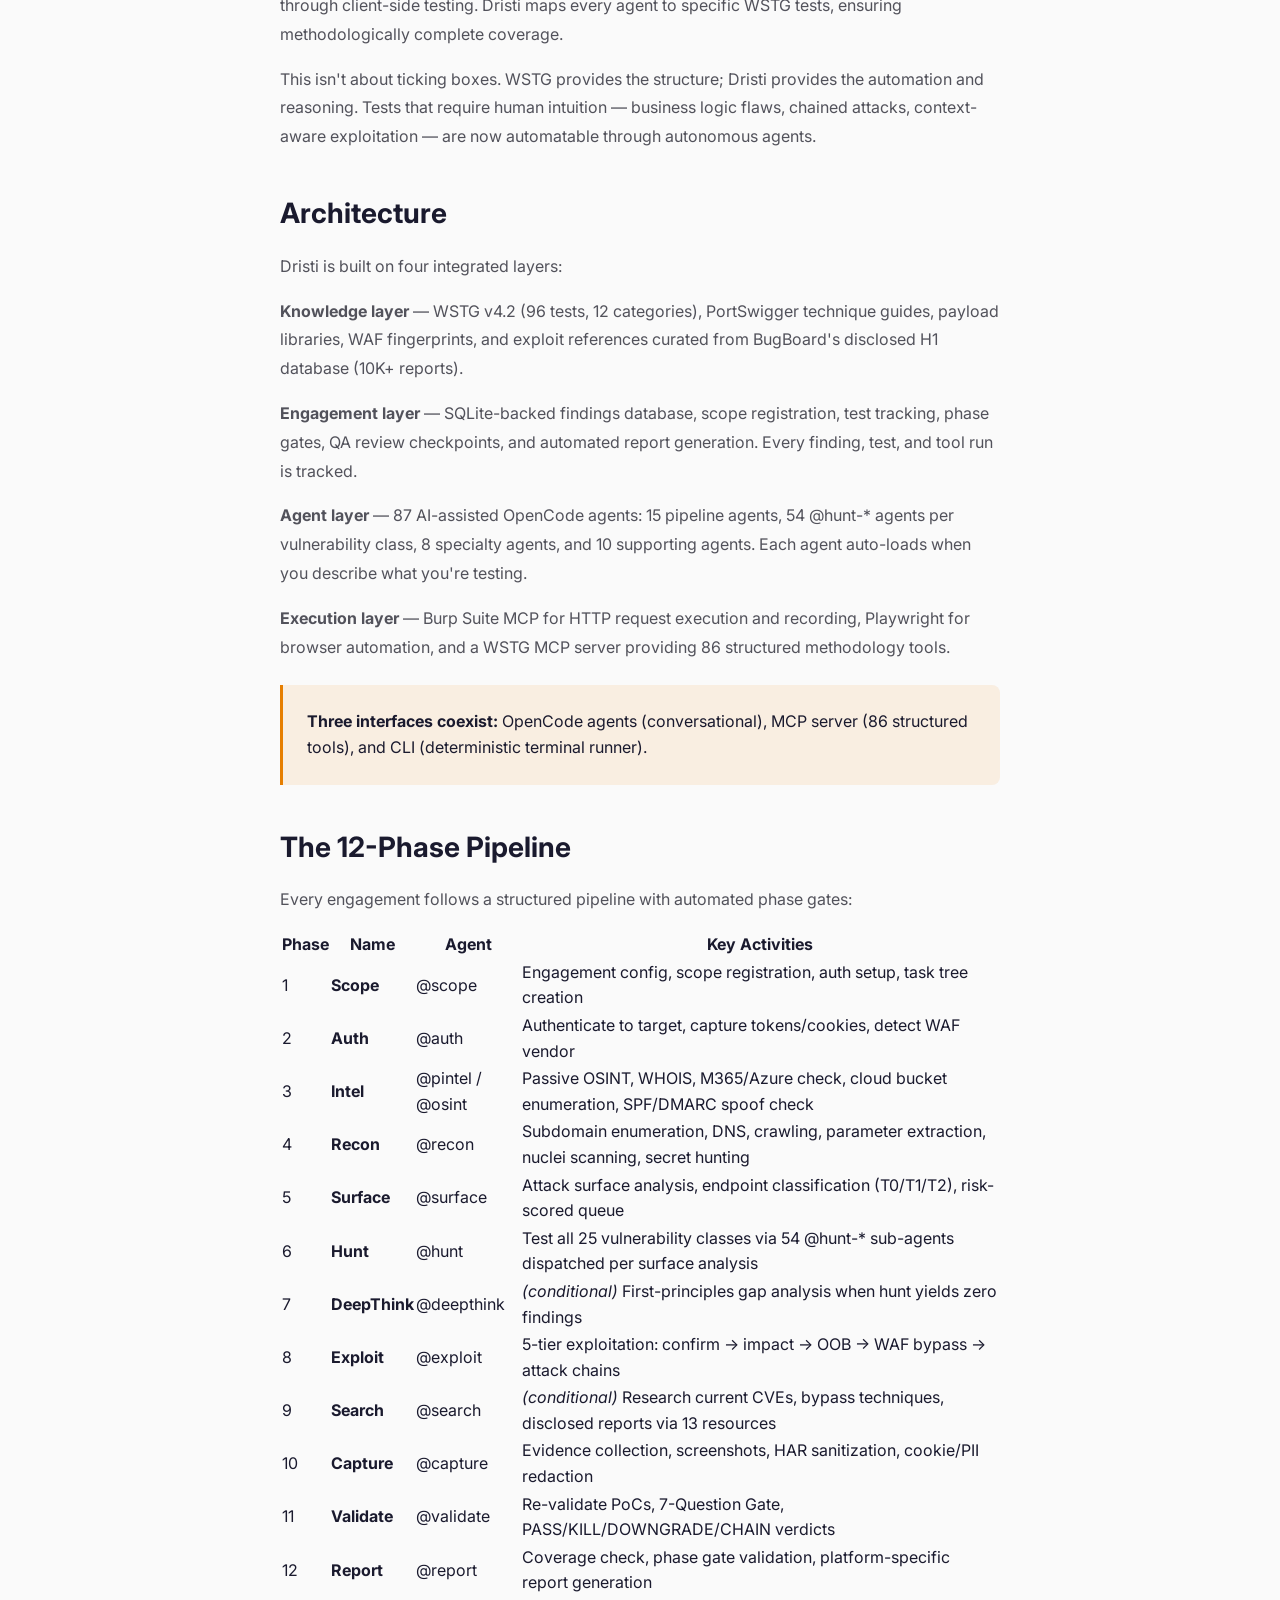
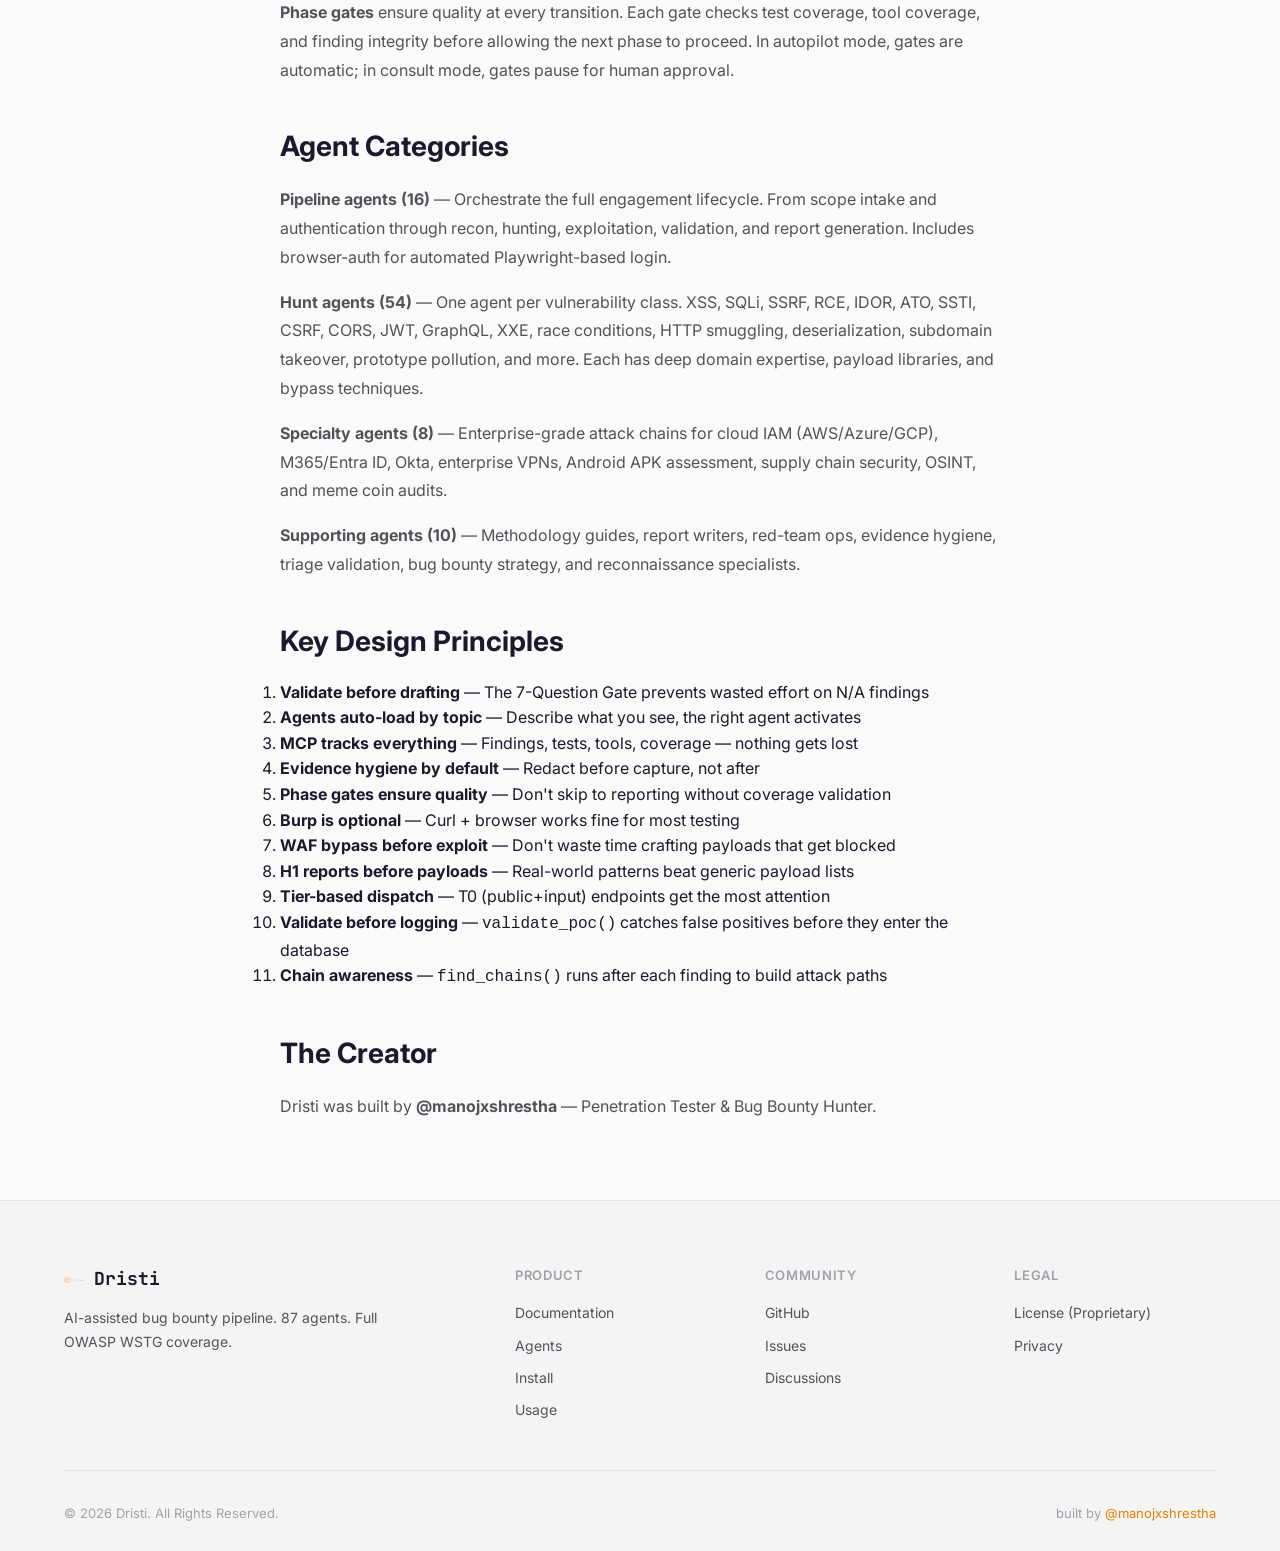
<file: about.html>
<!DOCTYPE html>
<html lang="en" data-theme="dark">
<head>
  <meta charset="UTF-8">
  <meta name="viewport" content="width=device-width, initial-scale=1.0">
  <title>About — Dristi</title>
  <meta name="description" content="The story behind Dristi — a bug bounty pipeline.">
  <link rel="preconnect" href="https://fonts.googleapis.com">
  <link rel="preconnect" href="https://fonts.gstatic.com" crossorigin>
  <link href="https://fonts.googleapis.com/css2?family=Inter:wght@400;500;600;700;800;900&family=JetBrains+Mono:wght@400;500;600;700&display=swap" rel="stylesheet">
  <link rel="stylesheet" href="/css/style.css">
  <link rel="icon" href="data:image/svg+xml,<svg xmlns=%22http://www.w3.org/2000/svg%22 viewBox=%220 0 48 48%22><rect x=%224%22 y=%226%22 width=%2240%22 height=%2236%22 rx=%228%22 stroke=%22%23ff8b14%22 stroke-width=%222.5%22 fill=%22none%22/><path d=%22M12 18h24M12 24h18M12 30h14%22 stroke=%22%23ff8b14%22 stroke-width=%222%22 stroke-linecap=%22round%22/></svg>">
</head>
<body>
  <nav class="nav" role="navigation">
    <div class="nav-inner">
      <a href="/" class="nav-brand">
        <img src="/assets/dristi-logo.svg" alt="Dristi" class="nav-brand-img" width="32" height="32">Dristi
      </a>
      <div class="nav-links" id="navLinks">
        <a href="/">Home</a>
        <a href="/docs.html">Docs</a>
        <a href="/agents.html">Agents</a>
        <a href="/about.html">About</a>
      </div>
      <div style="display:flex;align-items:center;gap:.5rem">
        <a href="https://github.com/manojxshrestha/dristi" target="_blank" rel="noopener" class="theme-toggle" aria-label="GitHub">
          <svg width="20" height="20" viewBox="0 0 24 24" fill="none" stroke="currentColor" stroke-width="2" stroke-linecap="round" stroke-linejoin="round"><path d="M9 19c-5 1.5-5-2.5-7-3m14 6v-3.87a3.37 3.37 0 0 0-.94-2.61c3.14-.35 6.44-1.54 6.44-7A5.44 5.44 0 0 0 20 4.77 5.07 5.07 0 0 0 19.91 1S18.73.65 16 2.48a13.38 13.38 0 0 0-7 0C6.27.65 5.09 1 5.09 1A5.07 5.07 0 0 0 5 4.77a5.44 5.44 0 0 0-1.5 3.78c0 5.42 3.3 6.61 6.44 7A3.37 3.37 0 0 0 9 18.13V22"/></svg>
        </a>
        <button class="theme-toggle" id="themeToggle" aria-label="Toggle theme">
          <svg id="sunIcon" width="20" height="20" viewBox="0 0 24 24" fill="none" stroke="currentColor" stroke-width="2" stroke-linecap="round" stroke-linejoin="round" style="display:none"><circle cx="12" cy="12" r="5"/><path d="M12 1v2M12 21v2M4.22 4.22l1.42 1.42M18.36 18.36l1.42 1.42M1 12h2M21 12h2M4.22 19.78l1.42-1.42M18.36 5.64l1.42-1.42"/></svg>
          <svg id="moonIcon" width="20" height="20" viewBox="0 0 24 24" fill="none" stroke="currentColor" stroke-width="2" stroke-linecap="round" stroke-linejoin="round"><path d="M21 12.79A9 9 0 1 1 11.21 3 7 7 0 0 0 21 12.79z"/></svg>
        </button>
        <button class="mobile-toggle" id="mobileToggle" aria-label="Menu"><span></span><span></span><span></span></button>
      </div>
    </div>
  </nav>

  <section class="page-header">
    <div class="container">
      <h1>About Dristi</h1>
      <p>The story behind the world's most advanced bug bounty pipeline.</p>
    </div>
  </section>

  <div class="container">
    <div class="about-content">

      <h2>The Problem</h2>
      <p>Bug bounty hunting has exploded in complexity. Modern web applications span dozens of microservices, third-party identity providers, GraphQL APIs, cloud infrastructure, and CI/CD pipelines. A single bug bounty program can present hundreds of thousands of attack surface points.</p>
      <p>Hunters face a fundamental asymmetry: the defender only needs to miss one vulnerability once, but the attacker must find every possible entry point. Manual testing at scale is unsustainable. Automated scanners produce noise, not findings. Most tools operate in isolation — they can't chain vulnerabilities, reason about business logic, or adapt to novel attack patterns.</p>
      <p>Dristi was built to close this gap.</p>

      <div class="highlight">
        <strong>87 agents.</strong> Each one is a specialist. Not a generic scanner — an AI-assisted expert focused on a single vulnerability class, platform, or pipeline phase. Together they form an end-to-end security testing operating system.
      </div>

      <h2>The Philosophy</h2>
      <p>Dristi is built on three principles:</p>
      <p><strong>Specialization over generalization.</strong> A single agent that deeply understands XSS — with patterns curated from <a href="https://bugboard.rsecloud.com/hackerone_reports" target="_blank" rel="noopener">BugBoard's disclosed H1 database (10K+ reports)</a> — will always outperform a one-size-fits-all approach. Each agent has domain-specific knowledge, payload libraries, and exploit techniques curated for its class.</p>
      <p><strong>Pipeline over point solutions.</strong> Vulnerability discovery isn't a single step. It's reconnaissance, surface analysis, targeted hunting, exploitation, validation, and reporting — each feeding into the next. Dristi's 12-phase pipeline ensures no finding is orphaned and no attack chain goes undiscovered.</p>
      <p><strong>Security-first architecture.</strong> Every agent definition, every prompt, every exploit technique is built on real-world hunting experience. No vendor lock-in. No telemetry. Your data stays yours.</p>
      <p><strong>No API lock-in.</strong> Dristi works with free models out of the box. Need more power? Bring your own API key — Anthropic, OpenAI, Google, GitHub Copilot — or run fully local with Ollama. You choose the model, you control the cost.</p>

      <h2>Why WSTG?</h2>
      <p>The OWASP Web Security Testing Guide is the industry standard for web application security testing. It covers 12 categories with 96+ individual test cases — from information gathering through client-side testing. Dristi maps every agent to specific WSTG tests, ensuring methodologically complete coverage.</p>
      <p>This isn't about ticking boxes. WSTG provides the structure; Dristi provides the automation and reasoning. Tests that require human intuition — business logic flaws, chained attacks, context-aware exploitation — are now automatable through autonomous agents.</p>

      <h2>Architecture</h2>
      <p>Dristi is built on four integrated layers:</p>
      <p><strong>Knowledge layer</strong> — WSTG v4.2 (96 tests, 12 categories), PortSwigger technique guides, payload libraries, WAF fingerprints, and exploit references curated from <a href="https://bugboard.rsecloud.com/hackerone_reports" target="_blank" rel="noopener">BugBoard's disclosed H1 database (10K+ reports)</a>.</p>
      <p><strong>Engagement layer</strong> — SQLite-backed findings database, scope registration, test tracking, phase gates, QA review checkpoints, and automated report generation. Every finding, test, and tool run is tracked.</p>
      <p><strong>Agent layer</strong> — 87 AI-assisted OpenCode agents: 15 pipeline agents, 54 @hunt-* agents per vulnerability class, 8 specialty agents, and 10 supporting agents. Each agent auto-loads when you describe what you're testing.</p>
      <p><strong>Execution layer</strong> — Burp Suite MCP for HTTP request execution and recording, Playwright for browser automation, and a WSTG MCP server providing 86 structured methodology tools.</p>

      <div class="highlight">
        <strong>Three interfaces coexist:</strong> OpenCode agents (conversational), MCP server (86 structured tools), and CLI (deterministic terminal runner).
      </div>

      <h2>The 12-Phase Pipeline</h2>
      <p>Every engagement follows a structured pipeline with automated phase gates:</p>

      <table>
        <thead><tr><th>Phase</th><th>Name</th><th>Agent</th><th>Key Activities</th></tr></thead>
        <tbody>
          <tr><td>1</td><td><strong>Scope</strong></td><td>@scope</td><td>Engagement config, scope registration, auth setup, task tree creation</td></tr>
          <tr><td>2</td><td><strong>Auth</strong></td><td>@auth</td><td>Authenticate to target, capture tokens/cookies, detect WAF vendor</td></tr>
          <tr><td>3</td><td><strong>Intel</strong></td><td>@pintel / @osint</td><td>Passive OSINT, WHOIS, M365/Azure check, cloud bucket enumeration, SPF/DMARC spoof check</td></tr>
          <tr><td>4</td><td><strong>Recon</strong></td><td>@recon</td><td>Subdomain enumeration, DNS, crawling, parameter extraction, nuclei scanning, secret hunting</td></tr>
          <tr><td>5</td><td><strong>Surface</strong></td><td>@surface</td><td>Attack surface analysis, endpoint classification (T0/T1/T2), risk-scored queue</td></tr>
          <tr><td>6</td><td><strong>Hunt</strong></td><td>@hunt</td><td>Test all 25 vulnerability classes via 54 @hunt-* sub-agents dispatched per surface analysis</td></tr>
          <tr><td>7</td><td><strong>DeepThink</strong></td><td>@deepthink</td><td><em>(conditional)</em> First-principles gap analysis when hunt yields zero findings</td></tr>
          <tr><td>8</td><td><strong>Exploit</strong></td><td>@exploit</td><td>5-tier exploitation: confirm → impact → OOB → WAF bypass → attack chains</td></tr>
          <tr><td>9</td><td><strong>Search</strong></td><td>@search</td><td><em>(conditional)</em> Research current CVEs, bypass techniques, disclosed reports via 13 resources</td></tr>
          <tr><td>10</td><td><strong>Capture</strong></td><td>@capture</td><td>Evidence collection, screenshots, HAR sanitization, cookie/PII redaction</td></tr>
          <tr><td>11</td><td><strong>Validate</strong></td><td>@validate</td><td>Re-validate PoCs, 7-Question Gate, PASS/KILL/DOWNGRADE/CHAIN verdicts</td></tr>
          <tr><td>12</td><td><strong>Report</strong></td><td>@report</td><td>Coverage check, phase gate validation, platform-specific report generation</td></tr>
        </tbody>
      </table>

      <p><strong>Phase gates</strong> ensure quality at every transition. Each gate checks test coverage, tool coverage, and finding integrity before allowing the next phase to proceed. In autopilot mode, gates are automatic; in consult mode, gates pause for human approval.</p>

      <h2>Agent Categories</h2>

      <p><strong>Pipeline agents (16)</strong> — Orchestrate the full engagement lifecycle. From scope intake and authentication through recon, hunting, exploitation, validation, and report generation. Includes browser-auth for automated Playwright-based login.</p>

      <p><strong>Hunt agents (54)</strong> — One agent per vulnerability class. XSS, SQLi, SSRF, RCE, IDOR, ATO, SSTI, CSRF, CORS, JWT, GraphQL, XXE, race conditions, HTTP smuggling, deserialization, subdomain takeover, prototype pollution, and more. Each has deep domain expertise, payload libraries, and bypass techniques.</p>

      <p><strong>Specialty agents (8)</strong> — Enterprise-grade attack chains for cloud IAM (AWS/Azure/GCP), M365/Entra ID, Okta, enterprise VPNs, Android APK assessment, supply chain security, OSINT, and meme coin audits.</p>

      <p><strong>Supporting agents (10)</strong> — Methodology guides, report writers, red-team ops, evidence hygiene, triage validation, bug bounty strategy, and reconnaissance specialists.</p>

      <h2>Key Design Principles</h2>
      <ol>
        <li><strong>Validate before drafting</strong> — The 7-Question Gate prevents wasted effort on N/A findings</li>
        <li><strong>Agents auto-load by topic</strong> — Describe what you see, the right agent activates</li>
        <li><strong>MCP tracks everything</strong> — Findings, tests, tools, coverage — nothing gets lost</li>
        <li><strong>Evidence hygiene by default</strong> — Redact before capture, not after</li>
        <li><strong>Phase gates ensure quality</strong> — Don't skip to reporting without coverage validation</li>
        <li><strong>Burp is optional</strong> — Curl + browser works fine for most testing</li>
        <li><strong>WAF bypass before exploit</strong> — Don't waste time crafting payloads that get blocked</li>
        <li><strong>H1 reports before payloads</strong> — Real-world patterns beat generic payload lists</li>
        <li><strong>Tier-based dispatch</strong> — T0 (public+input) endpoints get the most attention</li>
        <li><strong>Validate before logging</strong> — <code>validate_poc()</code> catches false positives before they enter the database</li>
        <li><strong>Chain awareness</strong> — <code>find_chains()</code> runs after each finding to build attack paths</li>
      </ol>

      <h2>The Creator</h2>
      <p>Dristi was built by <strong>@manojxshrestha</strong> — Penetration Tester &amp; Bug Bounty Hunter.</p>



    </div>
  </div>

  <footer class="footer">
    <div class="container">
      <div class="footer-grid">
        <div>
          <div class="footer-brand">
            <img src="/assets/dristi-logo.svg" alt="Dristi" style="width:24px;height:24px;display:inline;vertical-align:middle;margin-right:6px">Dristi
          </div>
          <p class="footer-desc">AI-assisted bug bounty pipeline. 87 agents. Full OWASP WSTG coverage.</p>
        </div>
        <div><h4>Product</h4><div class="footer-links"><a href="/docs.html">Documentation</a><a href="/agents.html">Agents</a><a href="/docs.html#install">Install</a><a href="/docs.html#usage">Usage</a></div></div>
        <div><h4>Community</h4><div class="footer-links"><a href="https://github.com/manojxshrestha/dristi" target="_blank" rel="noopener">GitHub</a><a href="https://github.com/manojxshrestha/dristi/issues" target="_blank" rel="noopener">Issues</a><a href="https://github.com/manojxshrestha/dristi/discussions" target="_blank" rel="noopener">Discussions</a></div></div>
        <div><h4>Legal</h4><div class="footer-links"><a href="#">License (Proprietary)</a><a href="#">Privacy</a></div></div>
      </div>
      <div class="footer-bottom">
        <span>&copy; 2026 Dristi. All Rights Reserved.</span>
        <span>built by <a href="https://github.com/manojxshrestha" target="_blank" rel="noopener" style="color:var(--accent)">@manojxshrestha</a></span>
      </div>
    </div>
  </footer>
  <script src="/js/main.js"></script>
</body>
</html>
</file>
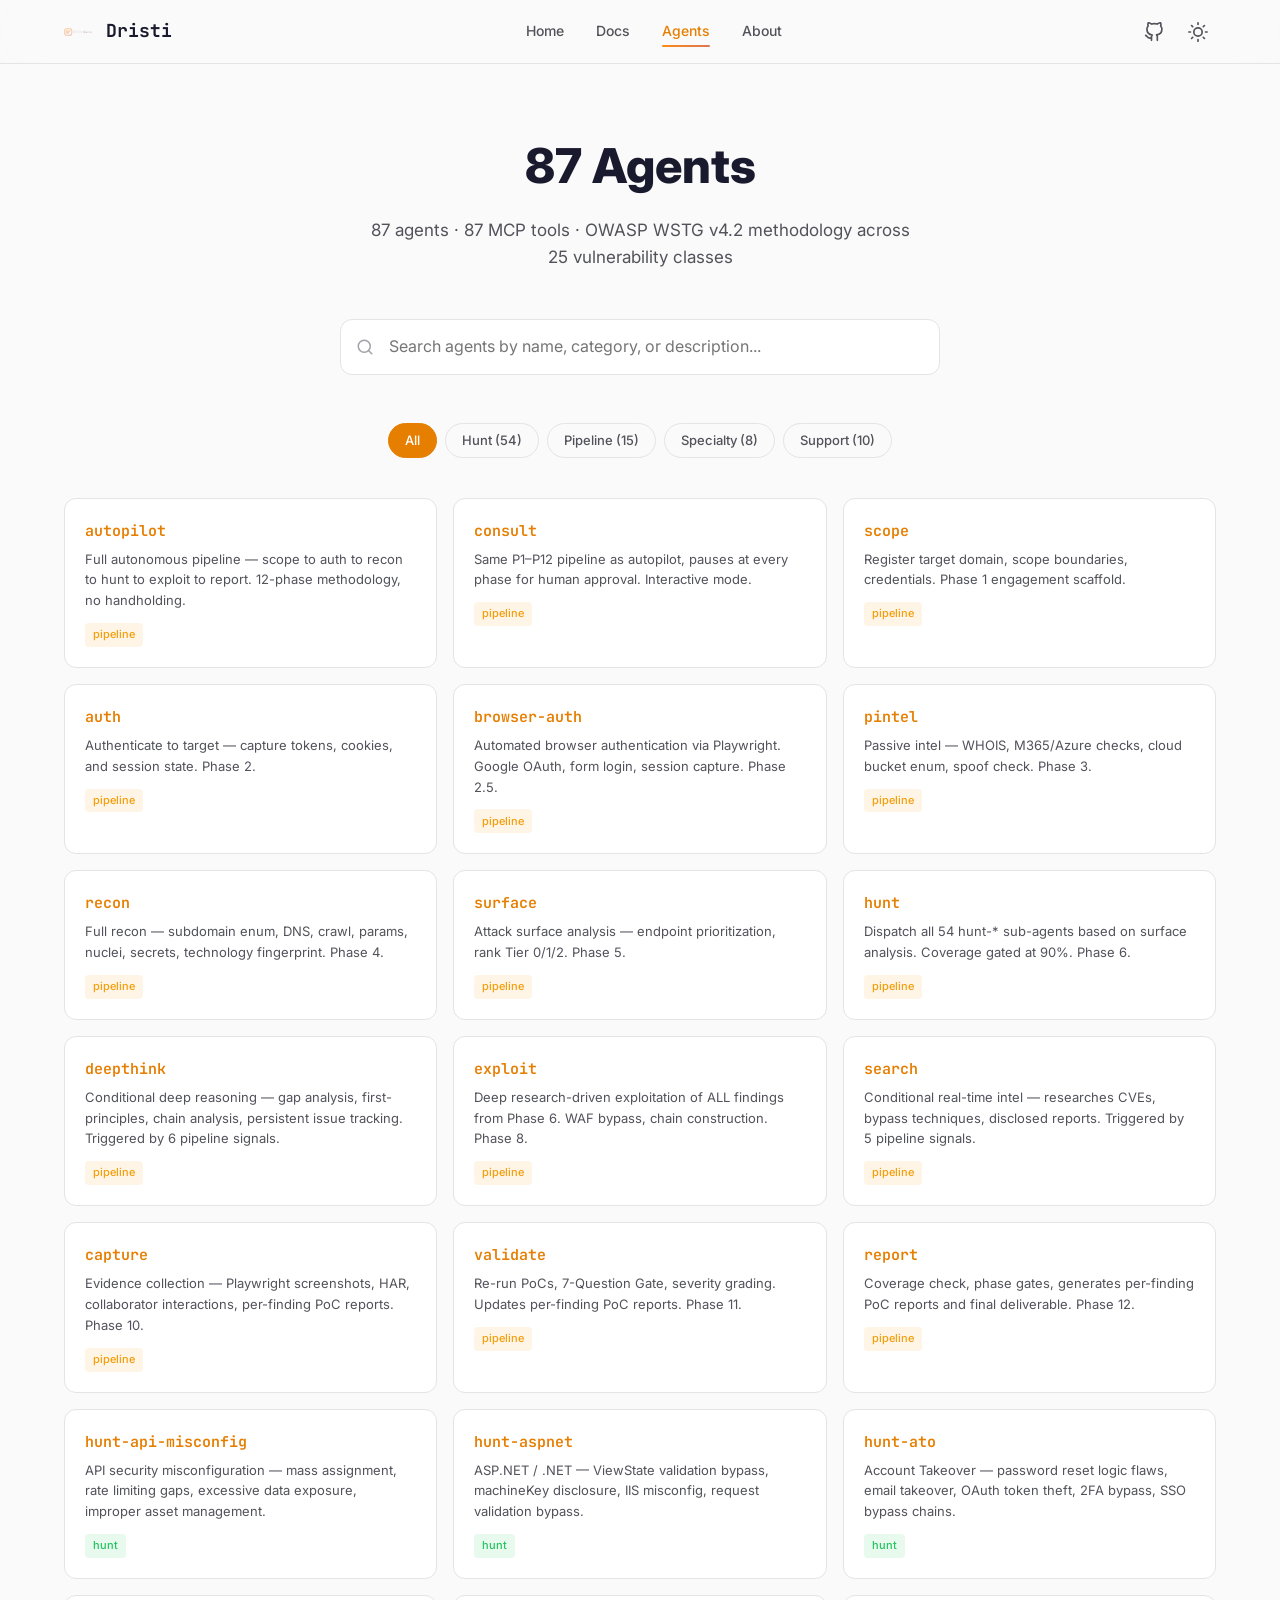
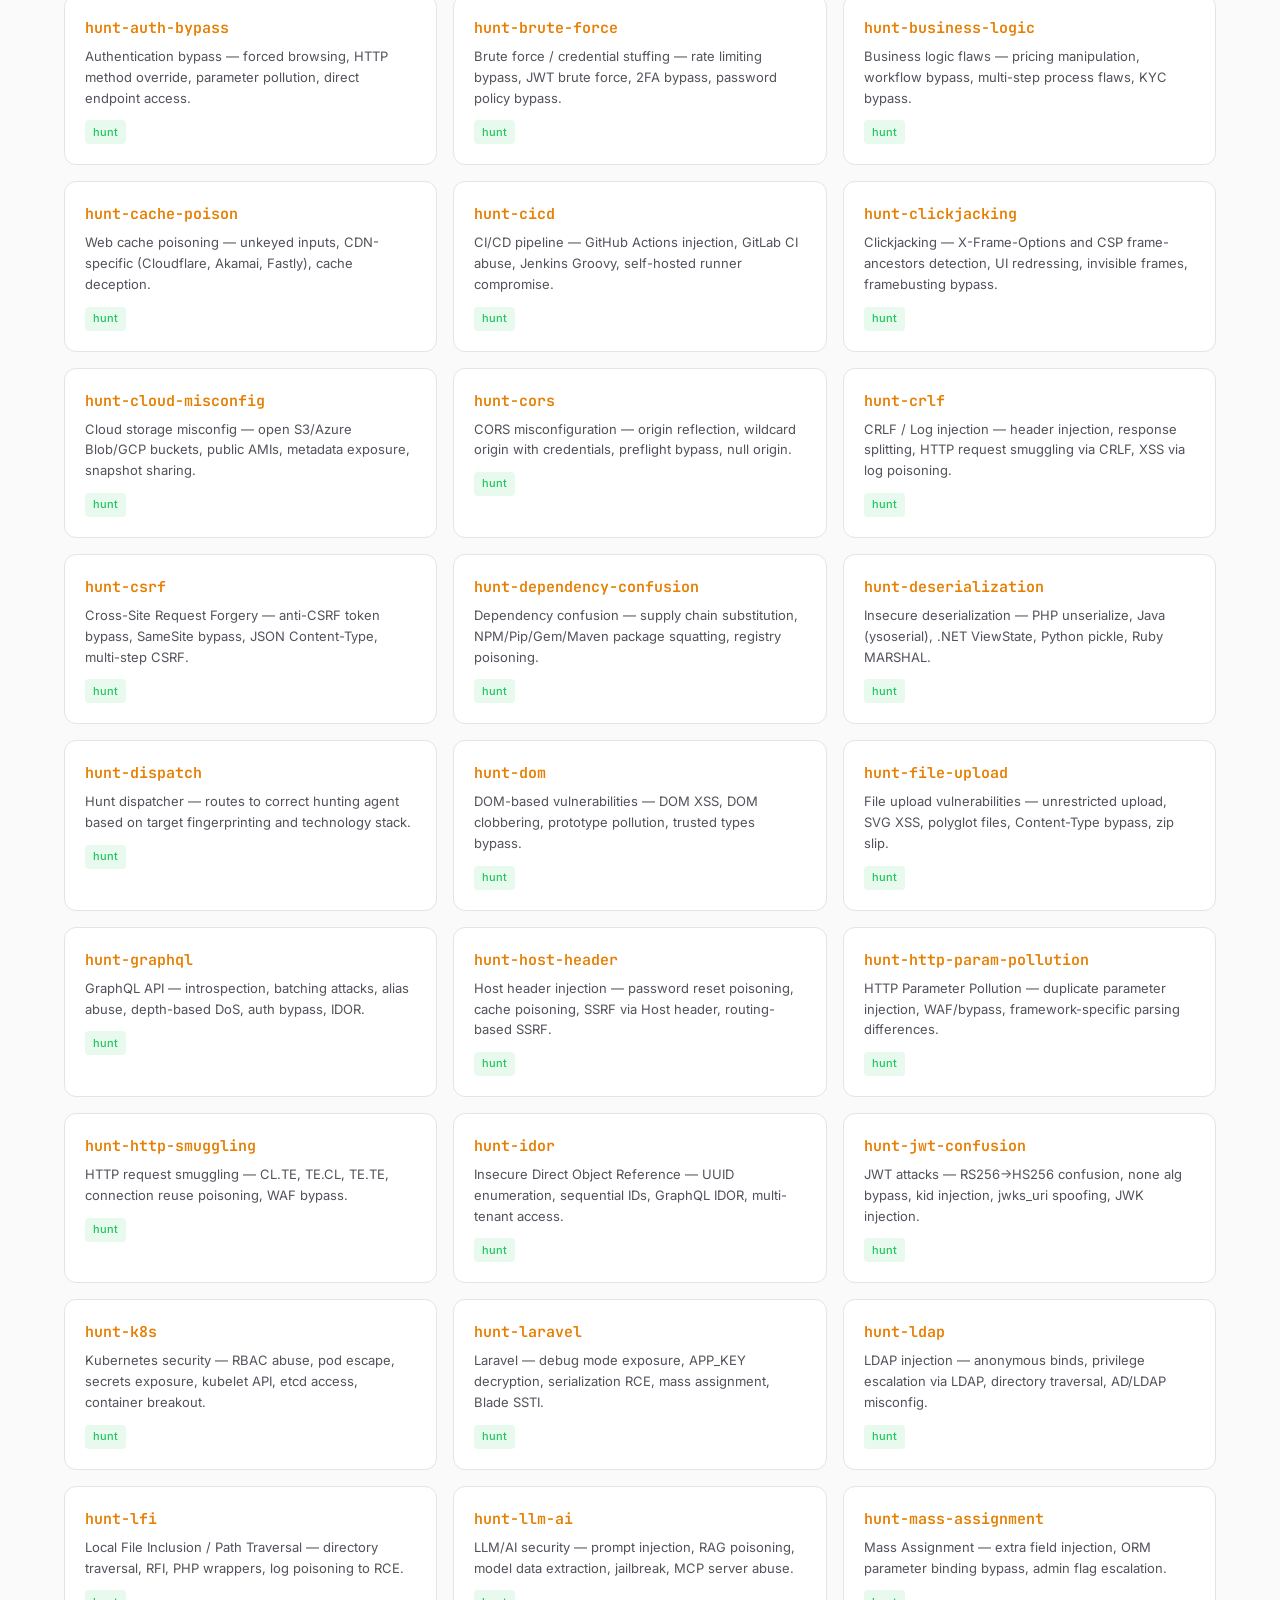
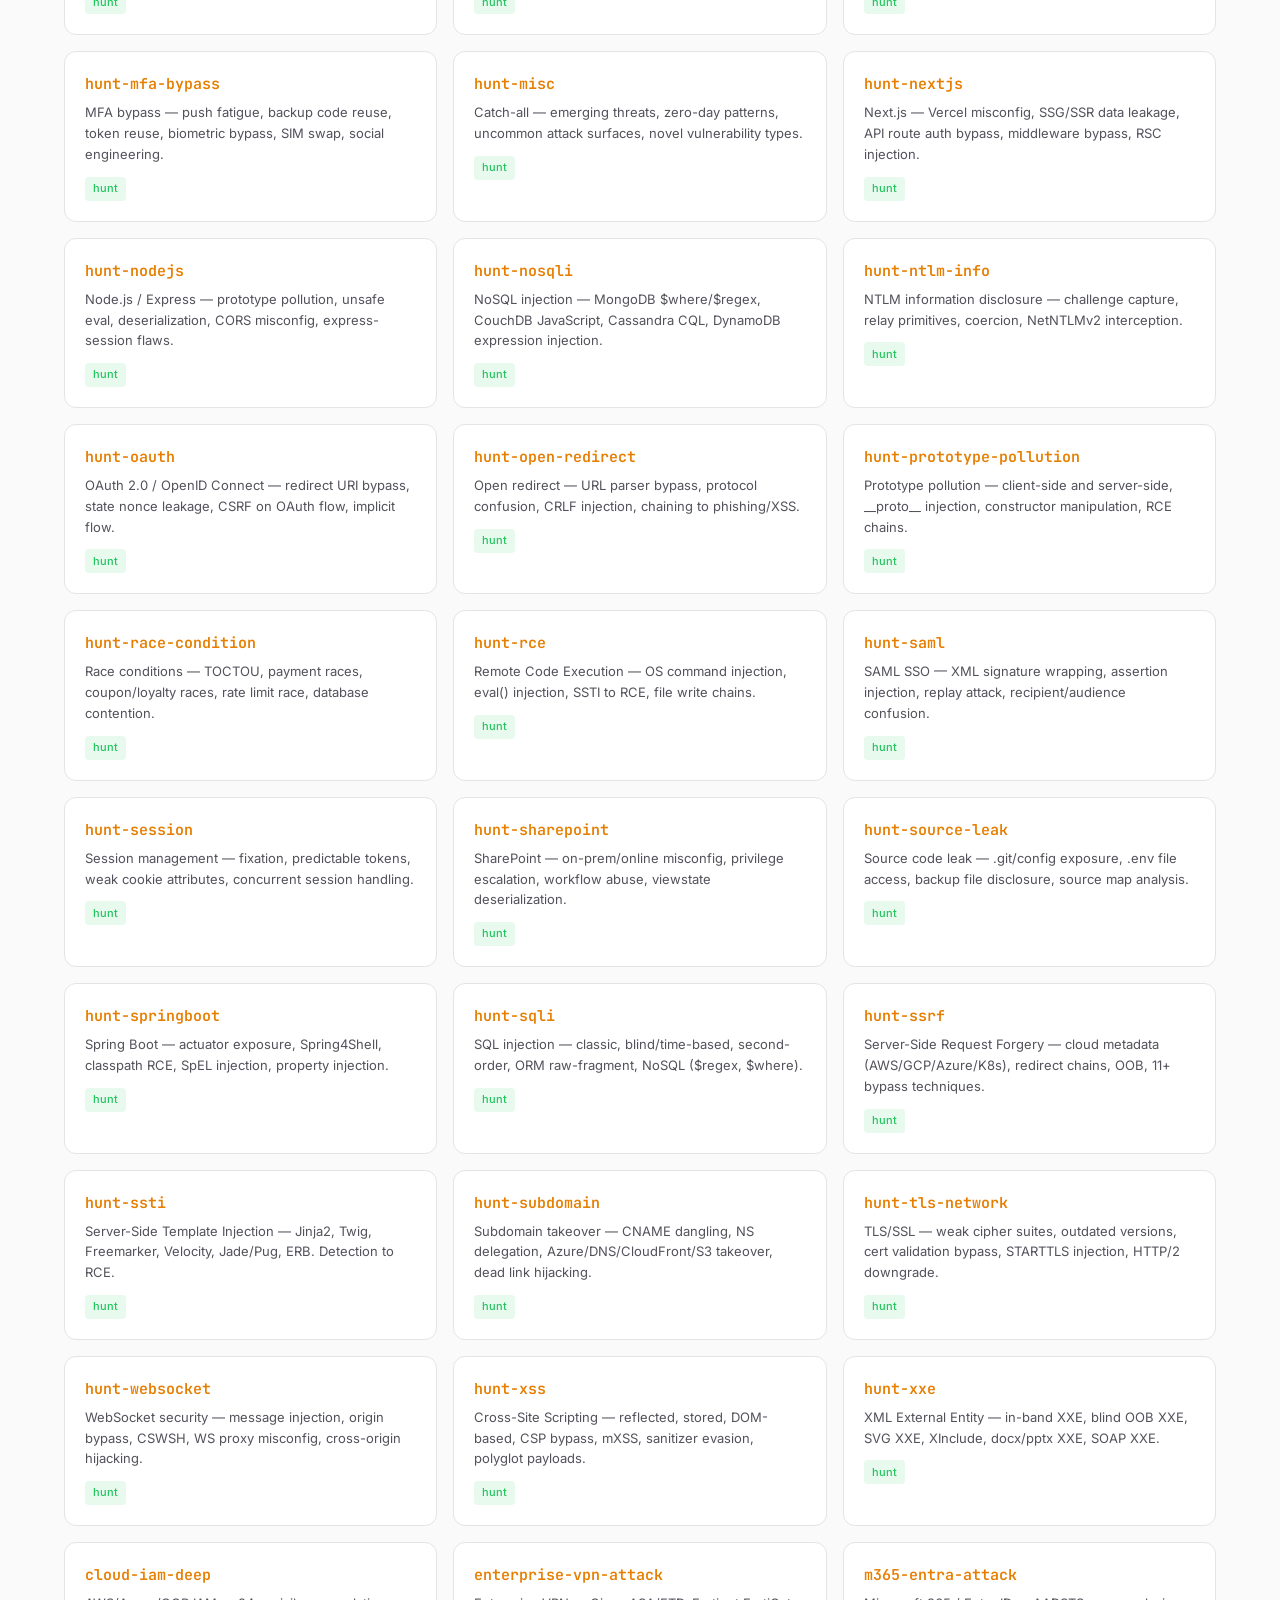
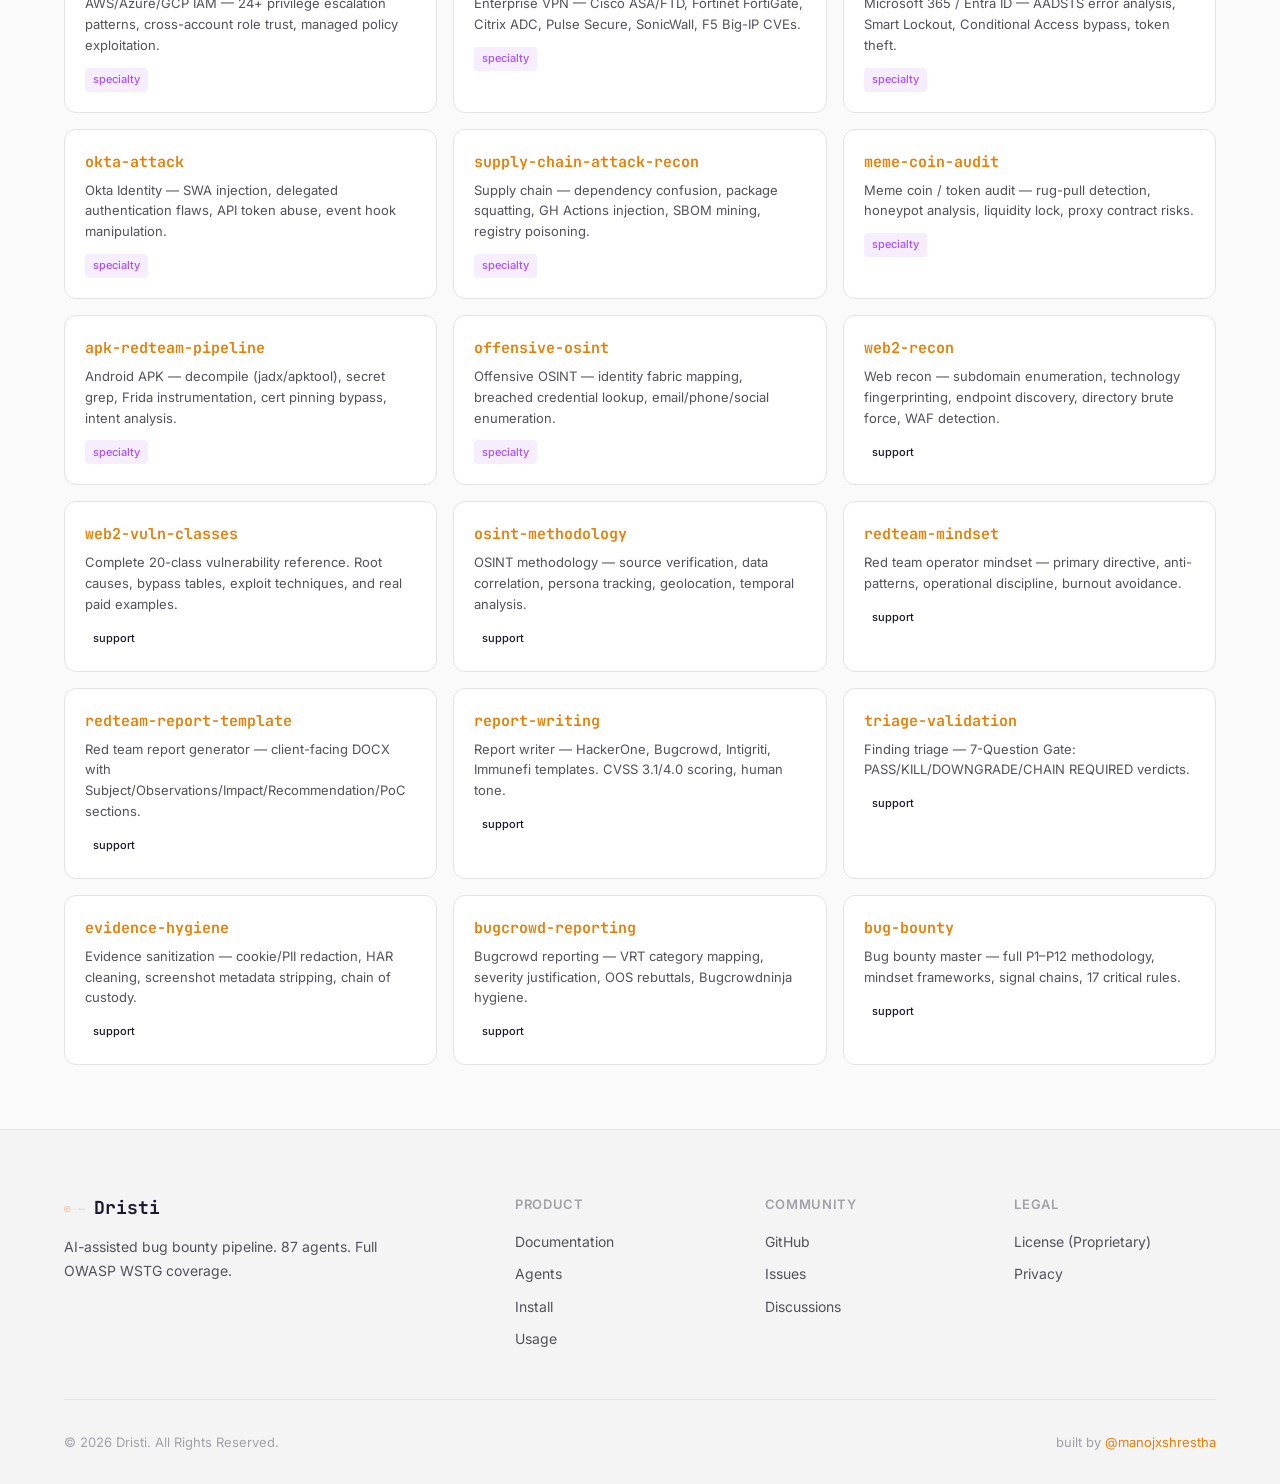
<file: agents.html>
<!DOCTYPE html>
<html lang="en" data-theme="dark">
<head>
  <meta charset="UTF-8">
  <meta name="viewport" content="width=device-width, initial-scale=1.0">
  <title>Agents — Dristi</title>
  <meta name="description" content="87 agents · 87 MCP tools · OWASP WSTG v4.2 methodology across 25 vulnerability classes">
  <link rel="preconnect" href="https://fonts.googleapis.com">
  <link rel="preconnect" href="https://fonts.gstatic.com" crossorigin>
  <link href="https://fonts.googleapis.com/css2?family=Inter:wght@400;500;600;700;800;900&family=JetBrains+Mono:wght@400;500;600;700&display=swap" rel="stylesheet">
  <link rel="stylesheet" href="/css/style.css">
  <link rel="icon" href="data:image/svg+xml,<svg xmlns=%22http://www.w3.org/2000/svg%22 viewBox=%220 0 48 48%22><rect x=%224%22 y=%226%22 width=%2240%22 height=%2236%22 rx=%228%22 stroke=%22%23ff8b14%22 stroke-width=%222.5%22 fill=%22none%22/><path d=%22M12 18h24M12 24h18M12 30h14%22 stroke=%22%23ff8b14%22 stroke-width=%222%22 stroke-linecap=%22round%22/></svg>">
</head>
<body>
  <nav class="nav" role="navigation">
    <div class="nav-inner">
      <a href="/" class="nav-brand">
        <img src="/assets/dristi-logo.svg" alt="Dristi" class="nav-brand-img" width="32" height="32">Dristi
      </a>
      <div class="nav-links" id="navLinks">
        <a href="/">Home</a>
        <a href="/docs.html">Docs</a>
        <a href="/agents.html">Agents</a>
        <a href="/about.html">About</a>
      </div>
      <div style="display:flex;align-items:center;gap:.5rem">
        <a href="https://github.com/manojxshrestha/dristi" target="_blank" rel="noopener" class="theme-toggle" aria-label="GitHub">
          <svg width="20" height="20" viewBox="0 0 24 24" fill="none" stroke="currentColor" stroke-width="2" stroke-linecap="round" stroke-linejoin="round"><path d="M9 19c-5 1.5-5-2.5-7-3m14 6v-3.87a3.37 3.37 0 0 0-.94-2.61c3.14-.35 6.44-1.54 6.44-7A5.44 5.44 0 0 0 20 4.77 5.07 5.07 0 0 0 19.91 1S18.73.65 16 2.48a13.38 13.38 0 0 0-7 0C6.27.65 5.09 1 5.09 1A5.07 5.07 0 0 0 5 4.77a5.44 5.44 0 0 0-1.5 3.78c0 5.42 3.3 6.61 6.44 7A3.37 3.37 0 0 0 9 18.13V22"/></svg>
        </a>
        <button class="theme-toggle" id="themeToggle" aria-label="Toggle theme">
          <svg id="sunIcon" width="20" height="20" viewBox="0 0 24 24" fill="none" stroke="currentColor" stroke-width="2" stroke-linecap="round" stroke-linejoin="round" style="display:none"><circle cx="12" cy="12" r="5"/><path d="M12 1v2M12 21v2M4.22 4.22l1.42 1.42M18.36 18.36l1.42 1.42M1 12h2M21 12h2M4.22 19.78l1.42-1.42M18.36 5.64l1.42-1.42"/></svg>
          <svg id="moonIcon" width="20" height="20" viewBox="0 0 24 24" fill="none" stroke="currentColor" stroke-width="2" stroke-linecap="round" stroke-linejoin="round"><path d="M21 12.79A9 9 0 1 1 11.21 3 7 7 0 0 0 21 12.79z"/></svg>
        </button>
        <button class="mobile-toggle" id="mobileToggle" aria-label="Menu"><span></span><span></span><span></span></button>
      </div>
    </div>
  </nav>

  <section class="page-header">
    <div class="container">
      <h1>87 Agents</h1>
      <p>87 agents · 87 MCP tools · OWASP WSTG v4.2 methodology across 25 vulnerability classes</p>
    </div>
  </section>

  <div class="container" style="padding-bottom:4rem">
    <div class="agents-search">
      <svg class="icon" width="18" height="18" viewBox="0 0 24 24" fill="none" stroke="var(--text-dim)" stroke-width="2" stroke-linecap="round" stroke-linejoin="round"><circle cx="11" cy="11" r="8"/><path d="m21 21-4.3-4.3"/></svg>
      <input type="text" id="agentSearch" placeholder="Search agents by name, category, or description..." autocomplete="off">
    </div>

    <div class="agents-filters" id="agentFilters">
      <button class="filter-btn active" data-filter="all">All</button>
      <button class="filter-btn" data-filter="hunt">Hunt (54)</button>
      <button class="filter-btn" data-filter="pipeline">Pipeline (15)</button>
      <button class="filter-btn" data-filter="specialty">Specialty (8)</button>
      <button class="filter-btn" data-filter="support">Support (10)</button>
    </div>

    <div class="agents-grid" id="agentsGrid"></div>
  </div>

  <footer class="footer">
    <div class="container">
      <div class="footer-grid">
        <div>
          <div class="footer-brand">
            <img src="/assets/dristi-logo.svg" alt="Dristi" style="width:24px;height:24px;display:inline;vertical-align:middle;margin-right:6px">Dristi
          </div>
          <p class="footer-desc">AI-assisted bug bounty pipeline. 87 agents. Full OWASP WSTG coverage.</p>
        </div>
        <div><h4>Product</h4><div class="footer-links"><a href="/docs.html">Documentation</a><a href="/agents.html">Agents</a><a href="/docs.html#install">Install</a><a href="/docs.html#usage">Usage</a></div></div>
        <div><h4>Community</h4><div class="footer-links"><a href="https://github.com/manojxshrestha/dristi" target="_blank" rel="noopener">GitHub</a><a href="https://github.com/manojxshrestha/dristi/issues" target="_blank" rel="noopener">Issues</a><a href="https://github.com/manojxshrestha/dristi/discussions" target="_blank" rel="noopener">Discussions</a></div></div>
        <div><h4>Legal</h4><div class="footer-links"><a href="#">License (Proprietary)</a><a href="#">Privacy</a></div></div>
      </div>
      <div class="footer-bottom">
        <span>&copy; 2026 Dristi. All Rights Reserved.</span>
        <span>built by <a href="https://github.com/manojxshrestha" target="_blank" rel="noopener" style="color:var(--accent)">@manojxshrestha</a></span>
      </div>
    </div>
  </footer>
  <script src="/js/main.js"></script>
  <script src="/js/agents.js"></script>
</body>
</html>
</file>
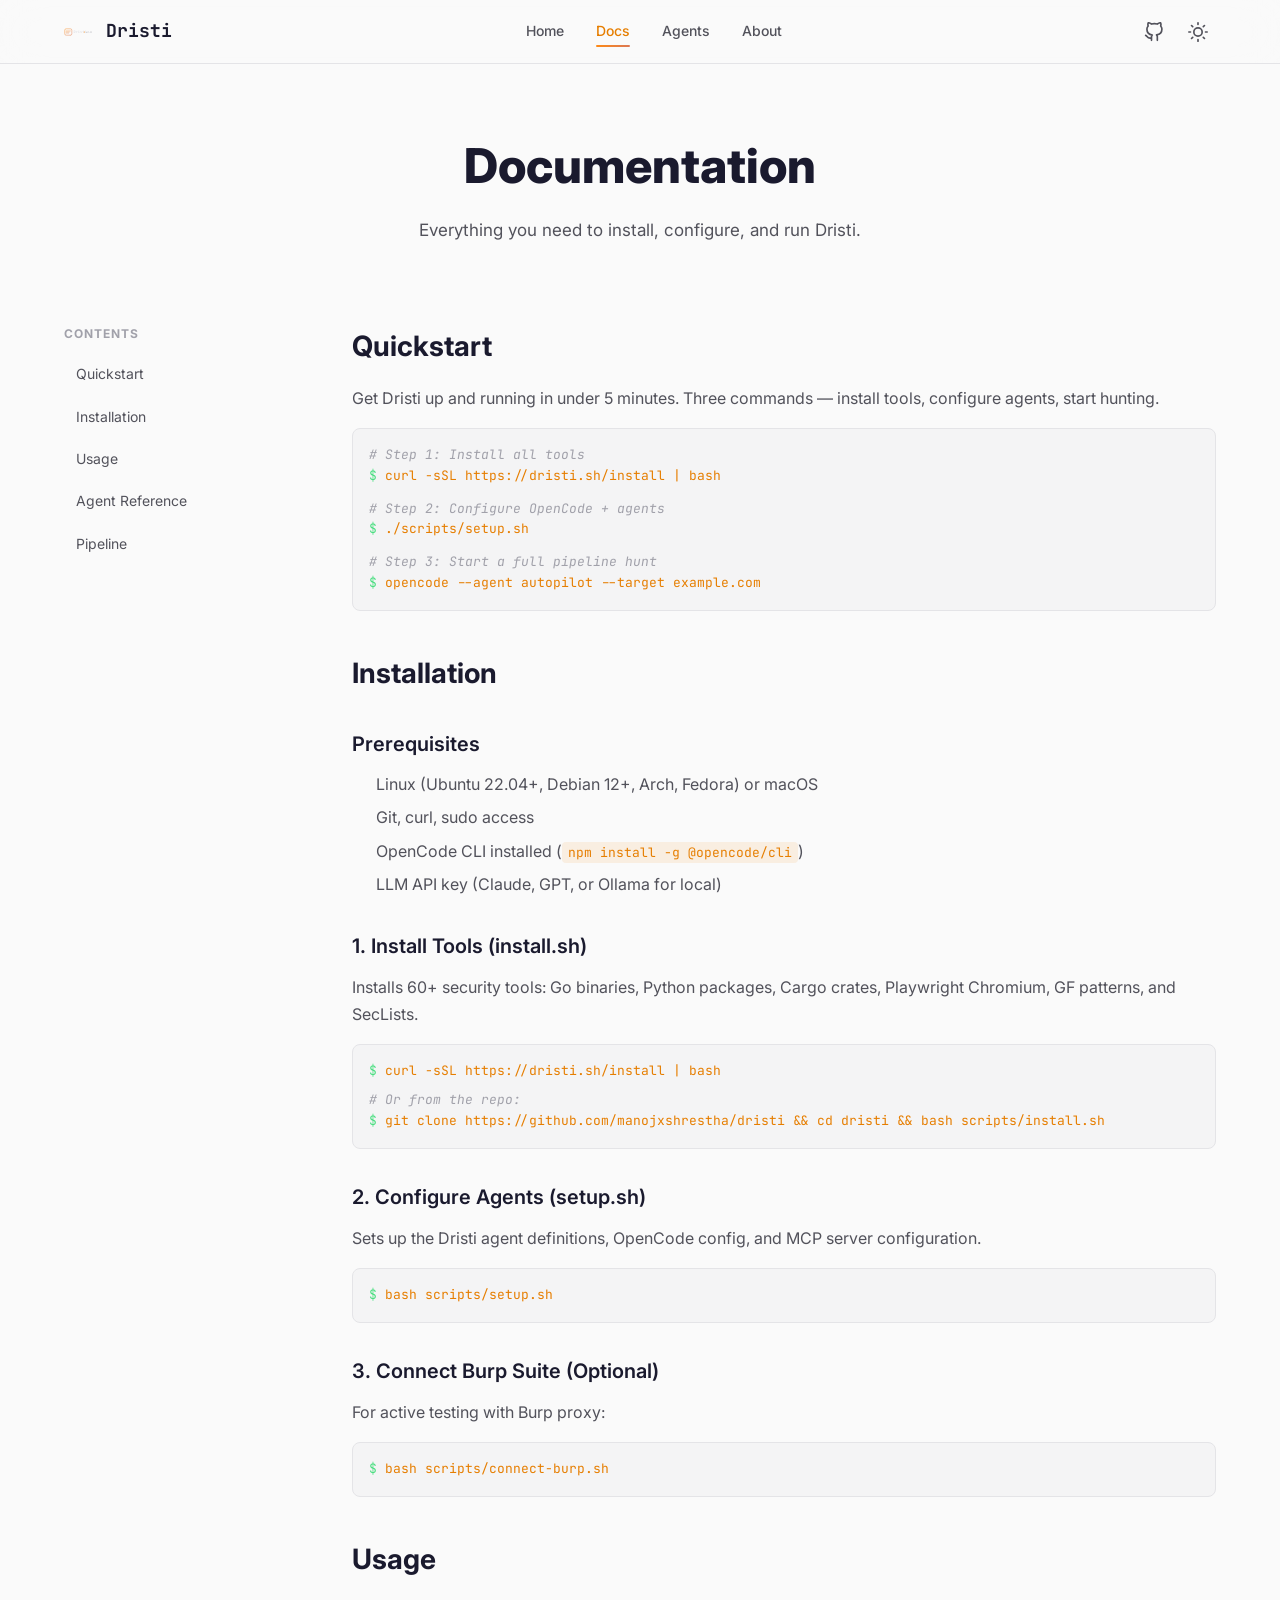
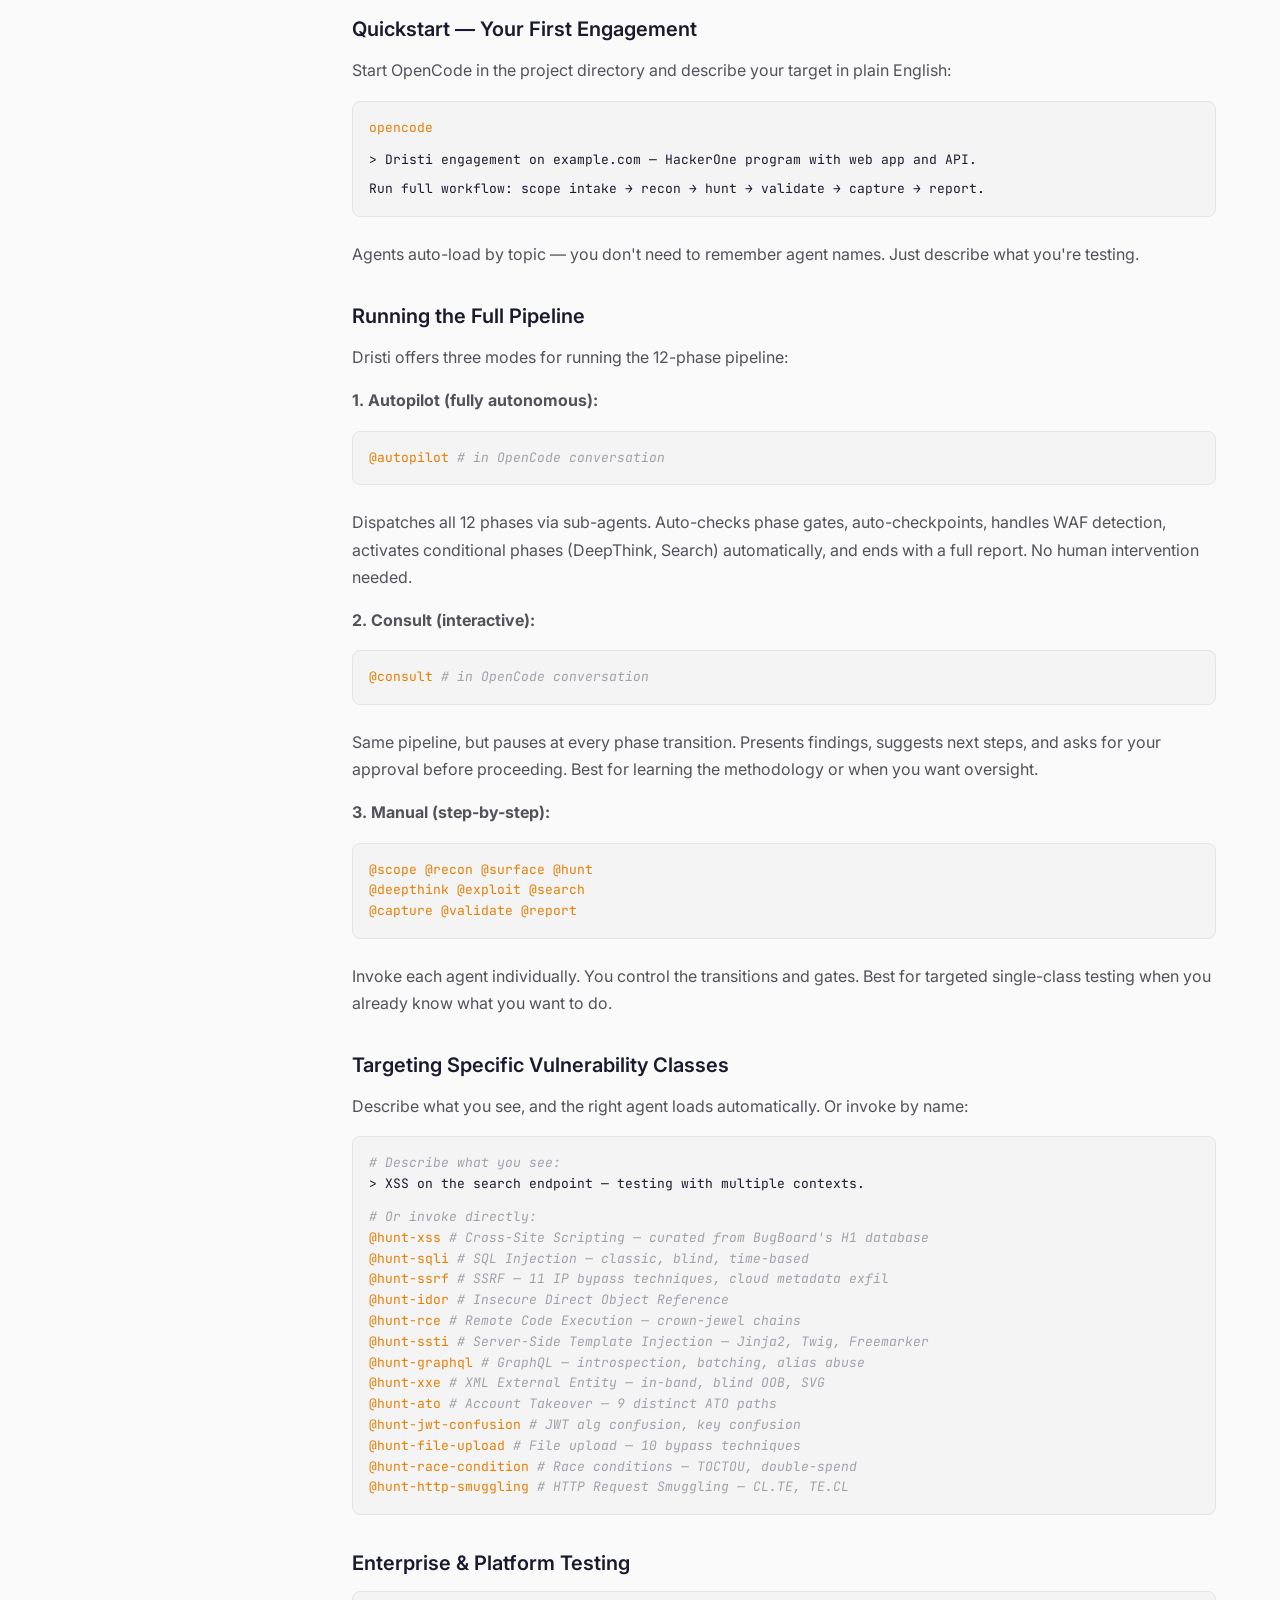
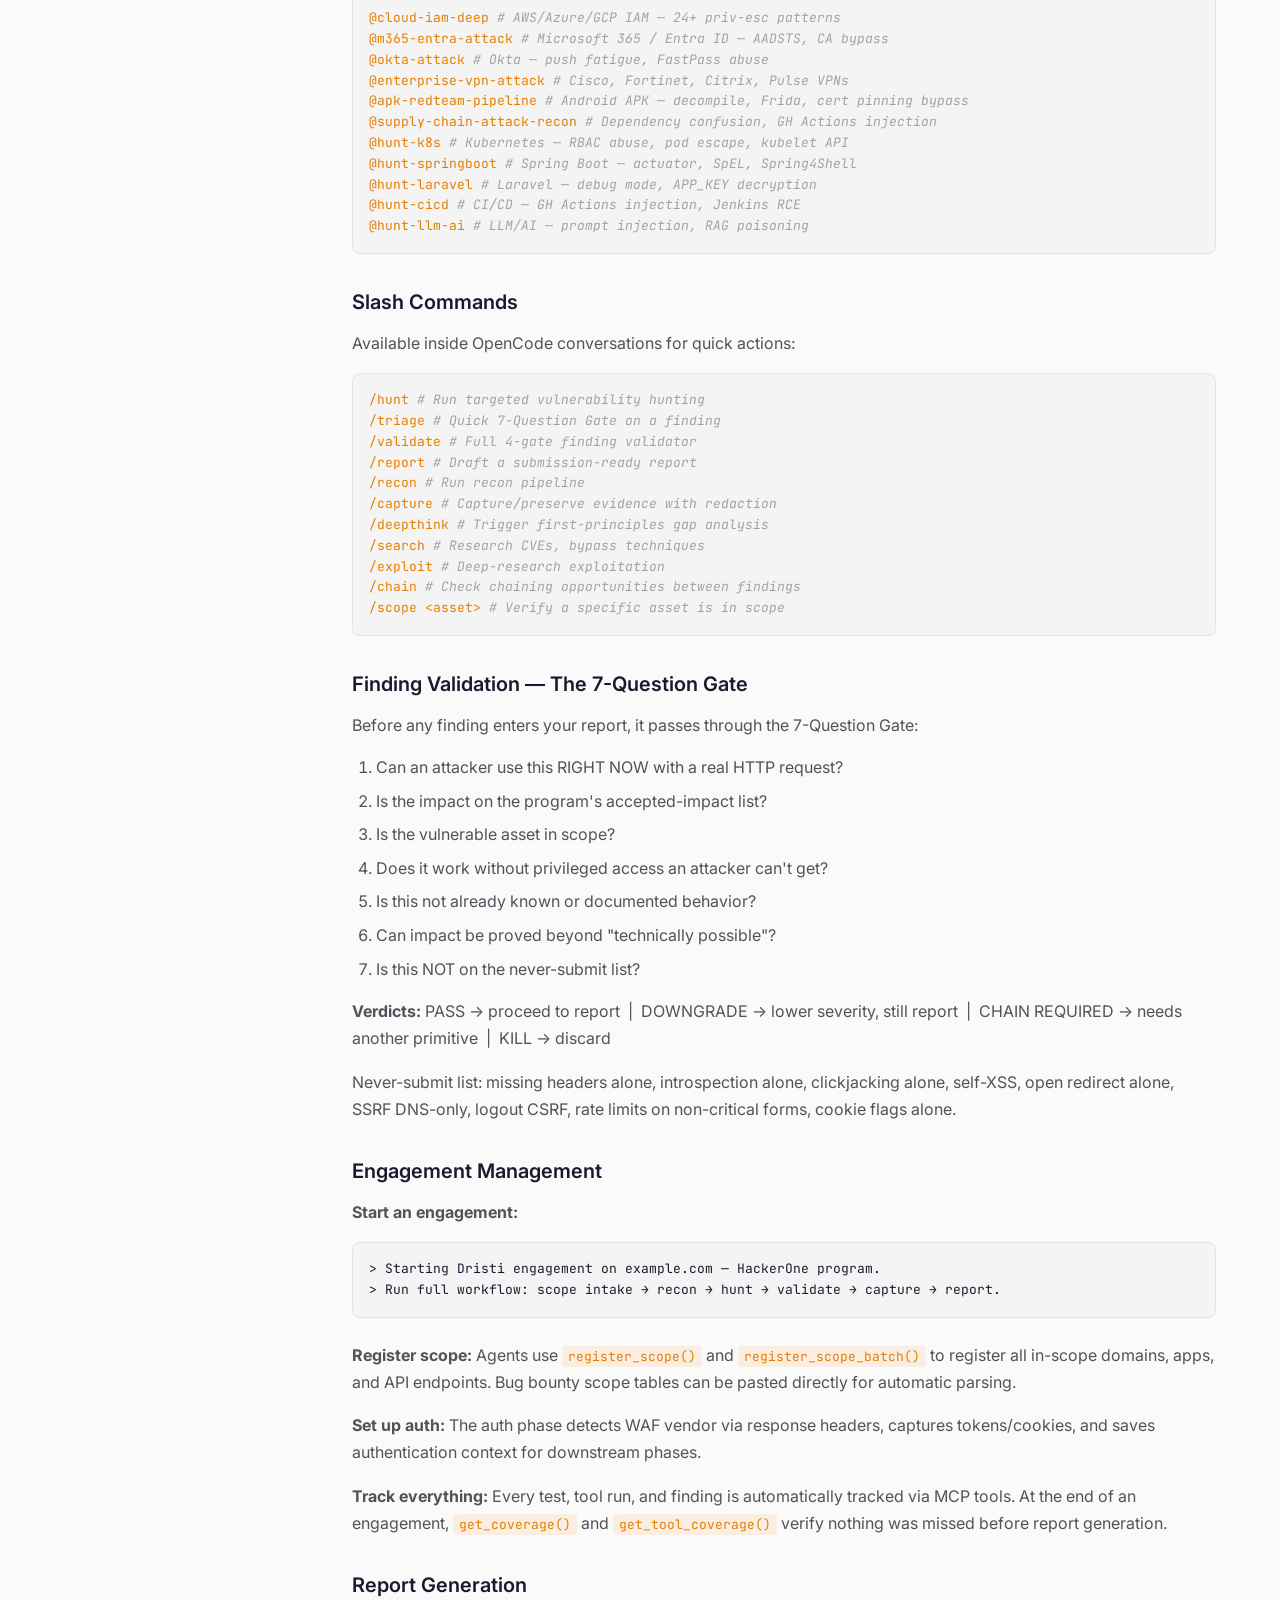
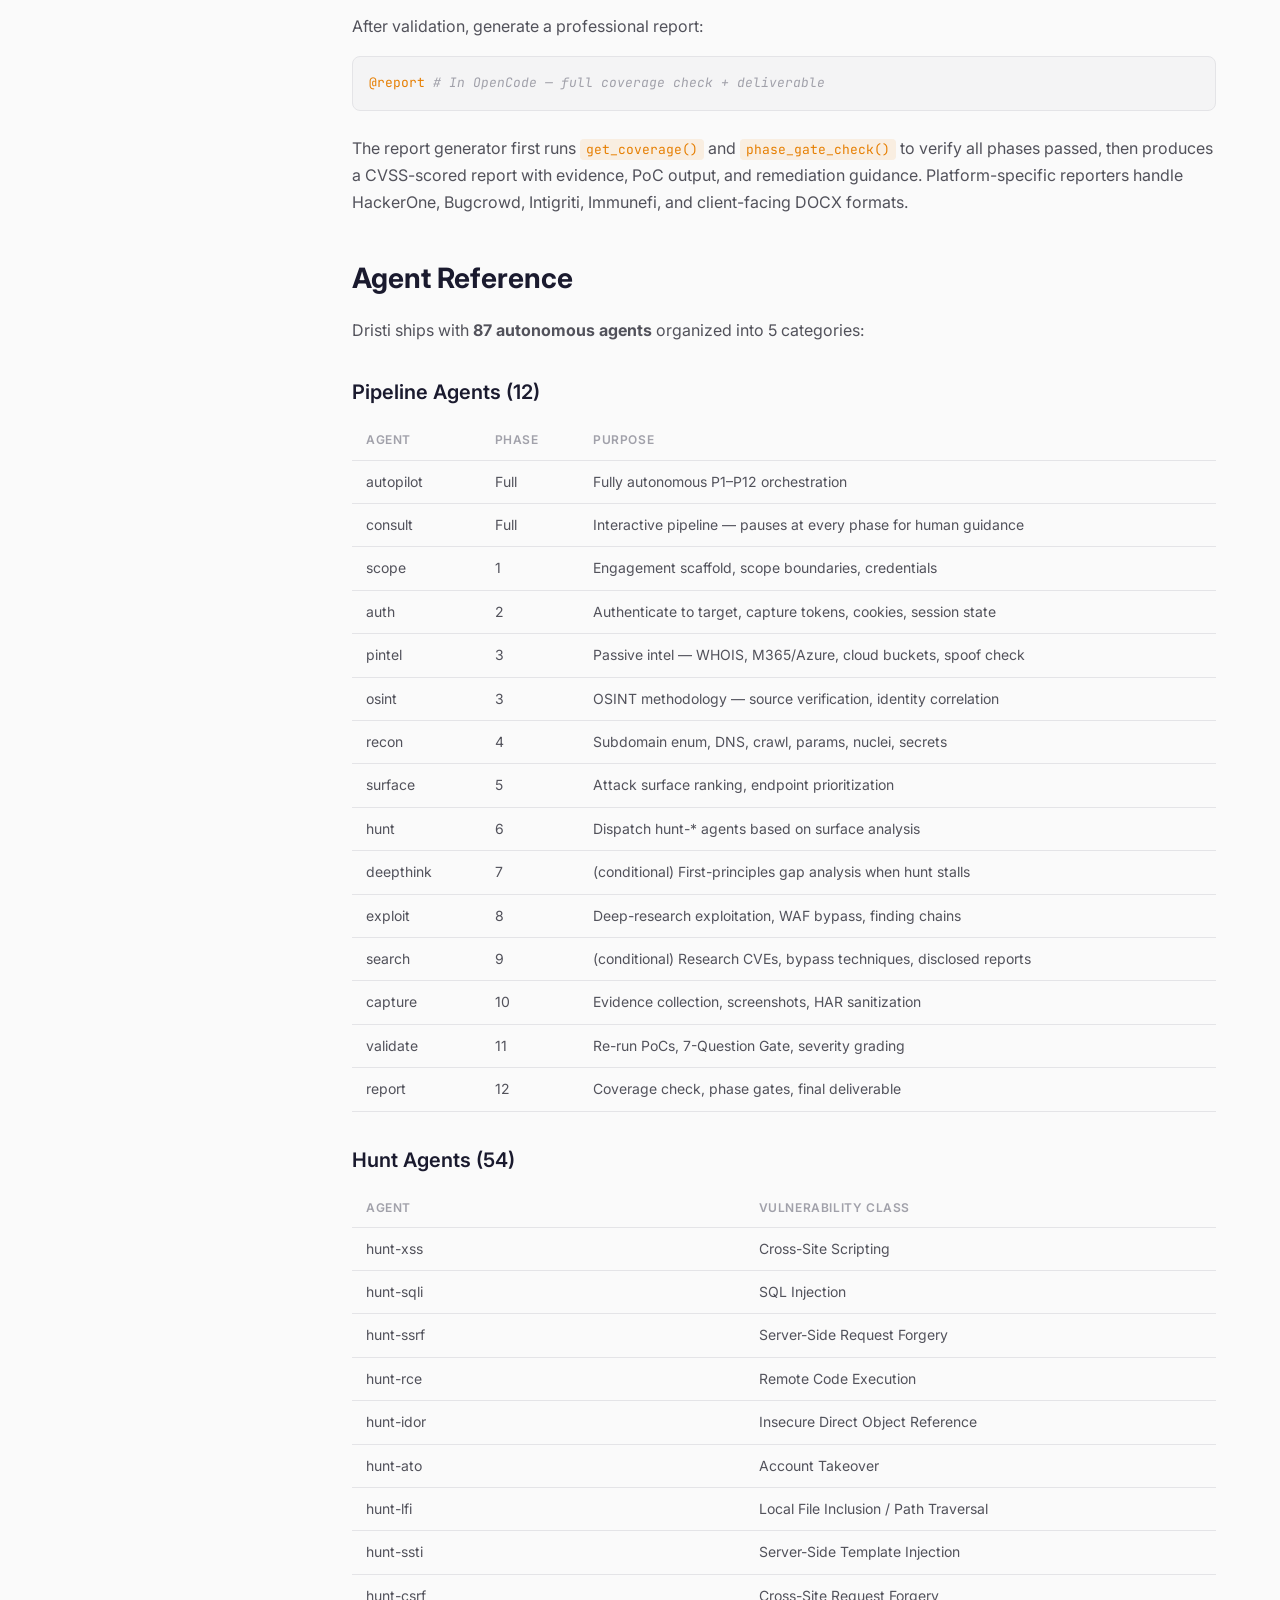
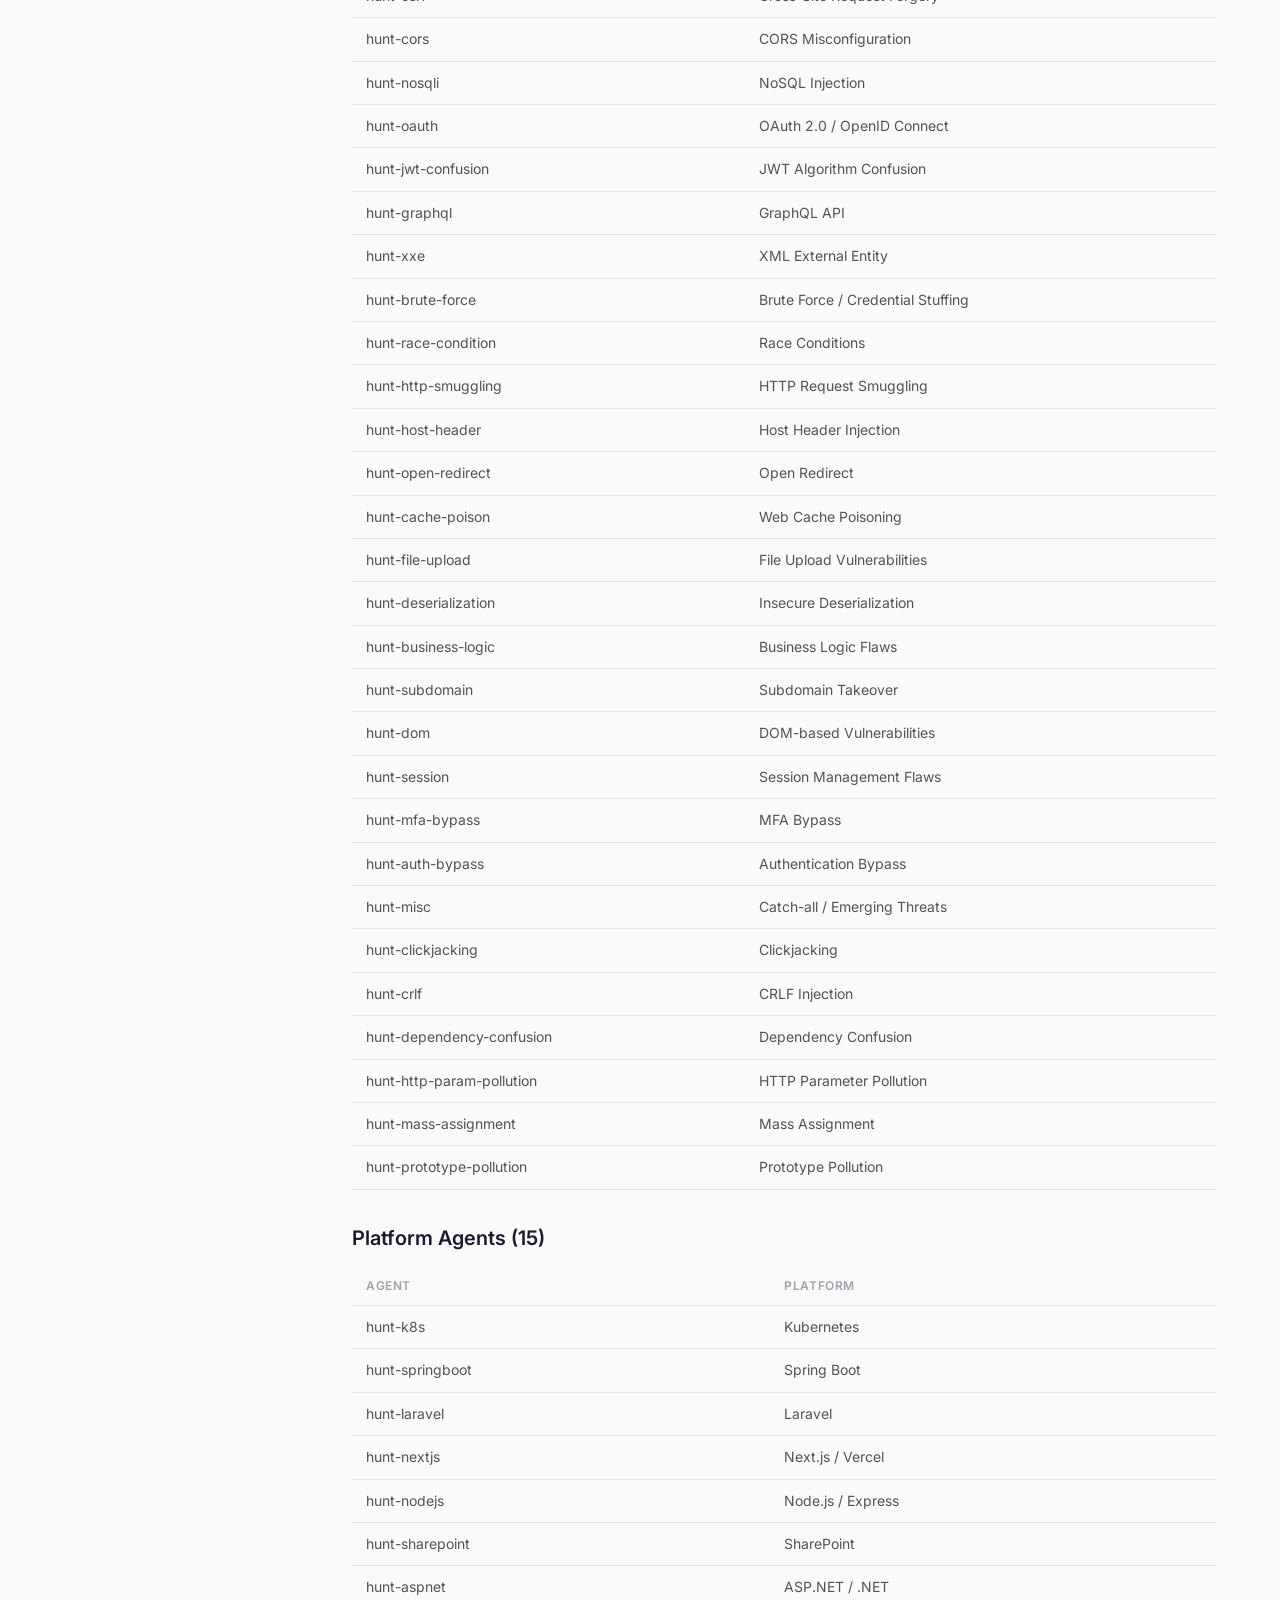
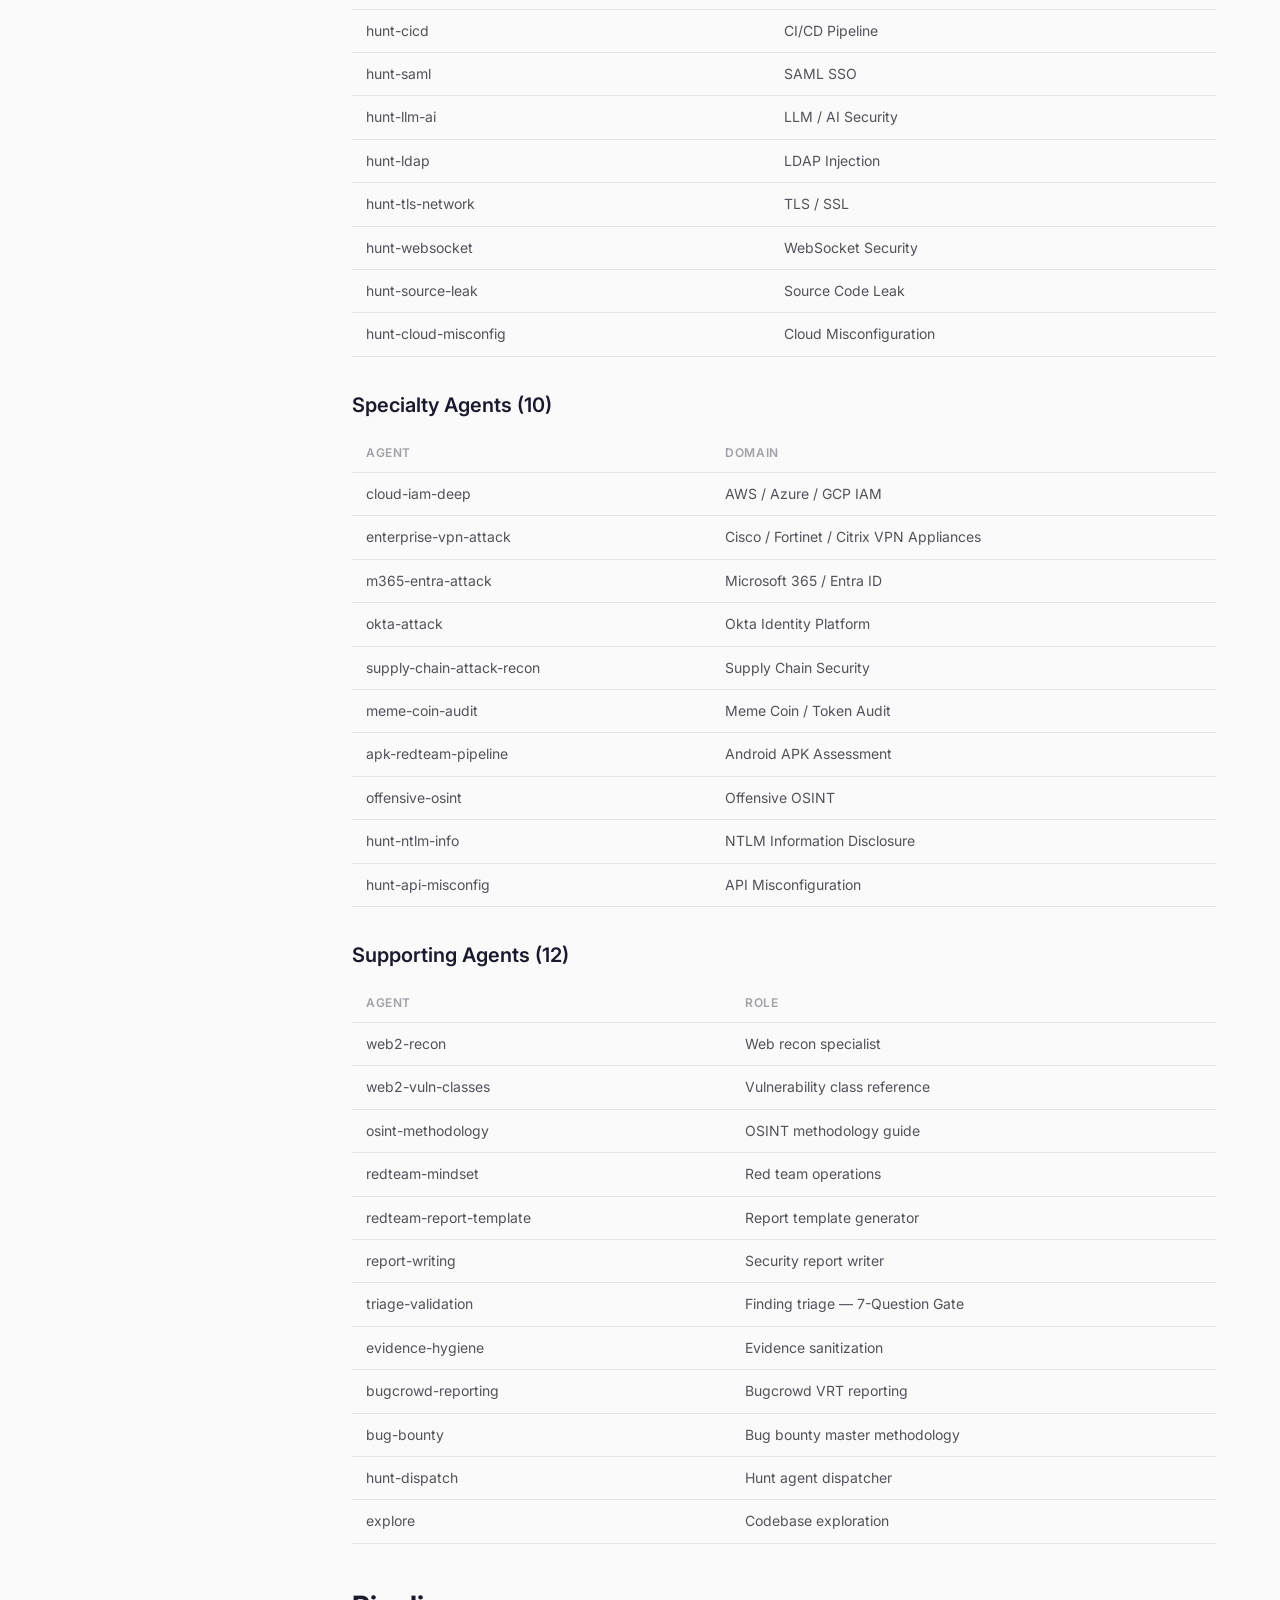
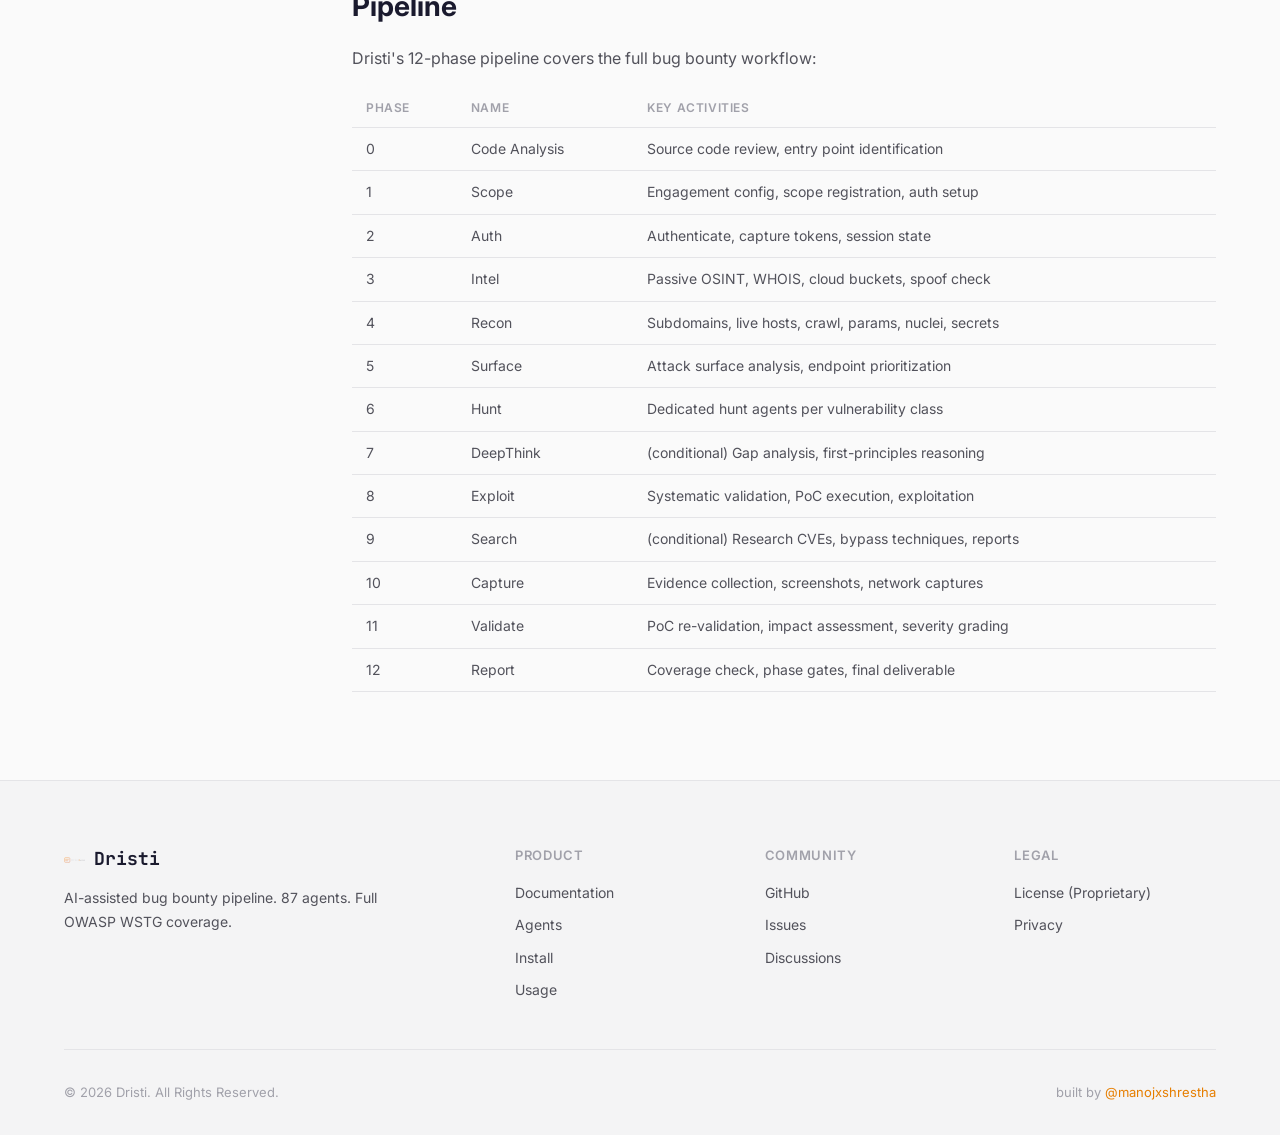
<file: docs.html>
<!DOCTYPE html>
<html lang="en" data-theme="dark">
<head>
  <meta charset="UTF-8">
  <meta name="viewport" content="width=device-width, initial-scale=1.0">
  <title>Documentation — Dristi</title>
  <meta name="description" content="Dristi documentation: install guide, quickstart, usage, and agent reference.">
  <link rel="preconnect" href="https://fonts.googleapis.com">
  <link rel="preconnect" href="https://fonts.gstatic.com" crossorigin>
  <link href="https://fonts.googleapis.com/css2?family=Inter:wght@400;500;600;700;800;900&family=JetBrains+Mono:wght@400;500;600;700&display=swap" rel="stylesheet">
  <link rel="stylesheet" href="/css/style.css">
  <link rel="icon" href="data:image/svg+xml,<svg xmlns=%22http://www.w3.org/2000/svg%22 viewBox=%220 0 48 48%22><rect x=%224%22 y=%226%22 width=%2240%22 height=%2236%22 rx=%228%22 stroke=%22%23ff8b14%22 stroke-width=%222.5%22 fill=%22none%22/><path d=%22M12 18h24M12 24h18M12 30h14%22 stroke=%22%23ff8b14%22 stroke-width=%222%22 stroke-linecap=%22round%22/></svg>">
</head>
<body>
  <nav class="nav" role="navigation">
    <div class="nav-inner">
      <a href="/" class="nav-brand">
        <img src="/assets/dristi-logo.svg" alt="Dristi" class="nav-brand-img" width="32" height="32">Dristi
      </a>
      <div class="nav-links" id="navLinks">
        <a href="/">Home</a>
        <a href="/docs.html">Docs</a>
        <a href="/agents.html">Agents</a>
        <a href="/about.html">About</a>
      </div>
      <div style="display:flex;align-items:center;gap:.5rem">
        <a href="https://github.com/manojxshrestha/dristi" target="_blank" rel="noopener" class="theme-toggle" aria-label="GitHub">
          <svg width="20" height="20" viewBox="0 0 24 24" fill="none" stroke="currentColor" stroke-width="2" stroke-linecap="round" stroke-linejoin="round"><path d="M9 19c-5 1.5-5-2.5-7-3m14 6v-3.87a3.37 3.37 0 0 0-.94-2.61c3.14-.35 6.44-1.54 6.44-7A5.44 5.44 0 0 0 20 4.77 5.07 5.07 0 0 0 19.91 1S18.73.65 16 2.48a13.38 13.38 0 0 0-7 0C6.27.65 5.09 1 5.09 1A5.07 5.07 0 0 0 5 4.77a5.44 5.44 0 0 0-1.5 3.78c0 5.42 3.3 6.61 6.44 7A3.37 3.37 0 0 0 9 18.13V22"/></svg>
        </a>
        <button class="theme-toggle" id="themeToggle" aria-label="Toggle theme">
          <svg id="sunIcon" width="20" height="20" viewBox="0 0 24 24" fill="none" stroke="currentColor" stroke-width="2" stroke-linecap="round" stroke-linejoin="round" style="display:none"><circle cx="12" cy="12" r="5"/><path d="M12 1v2M12 21v2M4.22 4.22l1.42 1.42M18.36 18.36l1.42 1.42M1 12h2M21 12h2M4.22 19.78l1.42-1.42M18.36 5.64l1.42-1.42"/></svg>
          <svg id="moonIcon" width="20" height="20" viewBox="0 0 24 24" fill="none" stroke="currentColor" stroke-width="2" stroke-linecap="round" stroke-linejoin="round"><path d="M21 12.79A9 9 0 1 1 11.21 3 7 7 0 0 0 21 12.79z"/></svg>
        </button>
        <button class="mobile-toggle" id="mobileToggle" aria-label="Menu"><span></span><span></span><span></span></button>
      </div>
    </div>
  </nav>

  <section class="page-header">
    <div class="container">
      <h1>Documentation</h1>
      <p>Everything you need to install, configure, and run Dristi.</p>
    </div>
  </section>

  <div class="container">
    <div class="docs-layout">
      <aside class="docs-sidebar">
        <h4>Contents</h4>
        <nav class="docs-nav">
          <a href="#quickstart">Quickstart</a>
          <a href="#install">Installation</a>
          <a href="#usage">Usage</a>
          <a href="#agents">Agent Reference</a>
          <a href="#pipeline">Pipeline</a>
        </nav>
      </aside>
      <main class="docs-content">

        <!-- Quickstart -->
        <h2 id="quickstart">Quickstart</h2>
        <p>Get Dristi up and running in under 5 minutes. Three commands — install tools, configure agents, start hunting.</p>
        <div class="cmd-block">
          <div><span class="comment"># Step 1: Install all tools</span></div>
          <div><span class="prompt">$</span> <span class="cmd">curl -sSL https://dristi.sh/install | bash</span></div>
          <div style="margin-top:.75rem"><span class="comment"># Step 2: Configure OpenCode + agents</span></div>
          <div><span class="prompt">$</span> <span class="cmd">./scripts/setup.sh</span></div>
          <div style="margin-top:.75rem"><span class="comment"># Step 3: Start a full pipeline hunt</span></div>
          <div><span class="prompt">$</span> <span class="cmd">opencode --agent autopilot --target example.com</span></div>
        </div>

        <!-- Installation -->
        <h2 id="install">Installation</h2>
        <h3>Prerequisites</h3>
        <ul>
          <li>Linux (Ubuntu 22.04+, Debian 12+, Arch, Fedora) or macOS</li>
          <li>Git, curl, sudo access</li>
          <li>OpenCode CLI installed (<code>npm install -g @opencode/cli</code>)</li>
          <li>LLM API key (Claude, GPT, or Ollama for local)</li>
        </ul>

        <h3>1. Install Tools (install.sh)</h3>
        <p>Installs 60+ security tools: Go binaries, Python packages, Cargo crates, Playwright Chromium, GF patterns, and SecLists.</p>
        <div class="cmd-block">
          <div><span class="prompt">$</span> <span class="cmd">curl -sSL https://dristi.sh/install | bash</span></div>
          <div style="margin-top:.5rem"><span class="comment"># Or from the repo:</span></div>
          <div><span class="prompt">$</span> <span class="cmd">git clone https://github.com/manojxshrestha/dristi && cd dristi && bash scripts/install.sh</span></div>
        </div>

        <h3>2. Configure Agents (setup.sh)</h3>
        <p>Sets up the Dristi agent definitions, OpenCode config, and MCP server configuration.</p>
        <div class="cmd-block">
          <div><span class="prompt">$</span> <span class="cmd">bash scripts/setup.sh</span></div>
        </div>

        <h3>3. Connect Burp Suite (Optional)</h3>
        <p>For active testing with Burp proxy:</p>
        <div class="cmd-block">
          <div><span class="prompt">$</span> <span class="cmd">bash scripts/connect-burp.sh</span></div>
        </div>

        <!-- Usage -->
        <h2 id="usage">Usage</h2>

        <h3>Quickstart — Your First Engagement</h3>
        <p>Start OpenCode in the project directory and describe your target in plain English:</p>
        <div class="cmd-block">
          <div><span class="cmd">opencode</span></div>
          <div style="margin-top:.75rem"><span class="output">&gt; Dristi engagement on example.com — HackerOne program with web app and API.</span></div>
          <div style="margin-top:.5rem"><span class="output">  Run full workflow: scope intake → recon → hunt → validate → capture → report.</span></div>
        </div>
        <p>Agents auto-load by topic — you don't need to remember agent names. Just describe what you're testing.</p>

        <h3>Running the Full Pipeline</h3>

        <p>Dristi offers three modes for running the 12-phase pipeline:</p>

        <p><strong>1. Autopilot (fully autonomous):</strong></p>
        <div class="cmd-block">
          <div><span class="cmd">@autopilot</span> <span class="comment"># in OpenCode conversation</span></div>
        </div>
        <p>Dispatches all 12 phases via sub-agents. Auto-checks phase gates, auto-checkpoints, handles WAF detection, activates conditional phases (DeepThink, Search) automatically, and ends with a full report. No human intervention needed.</p>

        <p><strong>2. Consult (interactive):</strong></p>
        <div class="cmd-block">
          <div><span class="cmd">@consult</span> <span class="comment"># in OpenCode conversation</span></div>
        </div>
        <p>Same pipeline, but pauses at every phase transition. Presents findings, suggests next steps, and asks for your approval before proceeding. Best for learning the methodology or when you want oversight.</p>

        <p><strong>3. Manual (step-by-step):</strong></p>
        <div class="cmd-block">
          <div><span class="cmd">@scope</span> <span class="cmd">@recon</span> <span class="cmd">@surface</span> <span class="cmd">@hunt</span></div>
          <div><span class="cmd">@deepthink</span> <span class="cmd">@exploit</span> <span class="cmd">@search</span></div>
          <div><span class="cmd">@capture</span> <span class="cmd">@validate</span> <span class="cmd">@report</span></div>
        </div>
        <p>Invoke each agent individually. You control the transitions and gates. Best for targeted single-class testing when you already know what you want to do.</p>

        <h3>Targeting Specific Vulnerability Classes</h3>
        <p>Describe what you see, and the right agent loads automatically. Or invoke by name:</p>
        <div class="cmd-block">
          <div><span class="comment"># Describe what you see:</span></div>
          <div><span class="output">&gt; XSS on the search endpoint — testing with multiple contexts.</span></div>
          <div style="margin-top:.75rem"><span class="comment"># Or invoke directly:</span></div>
          <div><span class="cmd">@hunt-xss</span> <span class="comment"># Cross-Site Scripting — curated from BugBoard's H1 database</span></div>
          <div><span class="cmd">@hunt-sqli</span> <span class="comment"># SQL Injection — classic, blind, time-based</span></div>
          <div><span class="cmd">@hunt-ssrf</span> <span class="comment"># SSRF — 11 IP bypass techniques, cloud metadata exfil</span></div>
          <div><span class="cmd">@hunt-idor</span> <span class="comment"># Insecure Direct Object Reference</span></div>
          <div><span class="cmd">@hunt-rce</span> <span class="comment"># Remote Code Execution — crown-jewel chains</span></div>
          <div><span class="cmd">@hunt-ssti</span> <span class="comment"># Server-Side Template Injection — Jinja2, Twig, Freemarker</span></div>
          <div><span class="cmd">@hunt-graphql</span> <span class="comment"># GraphQL — introspection, batching, alias abuse</span></div>
          <div><span class="cmd">@hunt-xxe</span> <span class="comment"># XML External Entity — in-band, blind OOB, SVG</span></div>
          <div><span class="cmd">@hunt-ato</span> <span class="comment"># Account Takeover — 9 distinct ATO paths</span></div>
          <div><span class="cmd">@hunt-jwt-confusion</span> <span class="comment"># JWT alg confusion, key confusion</span></div>
          <div><span class="cmd">@hunt-file-upload</span> <span class="comment"># File upload — 10 bypass techniques</span></div>
          <div><span class="cmd">@hunt-race-condition</span> <span class="comment"># Race conditions — TOCTOU, double-spend</span></div>
          <div><span class="cmd">@hunt-http-smuggling</span> <span class="comment"># HTTP Request Smuggling — CL.TE, TE.CL</span></div>
        </div>

        <h3>Enterprise &amp; Platform Testing</h3>
        <div class="cmd-block">
          <div><span class="cmd">@cloud-iam-deep</span> <span class="comment"># AWS/Azure/GCP IAM — 24+ priv-esc patterns</span></div>
          <div><span class="cmd">@m365-entra-attack</span> <span class="comment"># Microsoft 365 / Entra ID — AADSTS, CA bypass</span></div>
          <div><span class="cmd">@okta-attack</span> <span class="comment"># Okta — push fatigue, FastPass abuse</span></div>
          <div><span class="cmd">@enterprise-vpn-attack</span> <span class="comment"># Cisco, Fortinet, Citrix, Pulse VPNs</span></div>
          <div><span class="cmd">@apk-redteam-pipeline</span> <span class="comment"># Android APK — decompile, Frida, cert pinning bypass</span></div>
          <div><span class="cmd">@supply-chain-attack-recon</span> <span class="comment"># Dependency confusion, GH Actions injection</span></div>
          <div><span class="cmd">@hunt-k8s</span> <span class="comment"># Kubernetes — RBAC abuse, pod escape, kubelet API</span></div>
          <div><span class="cmd">@hunt-springboot</span> <span class="comment"># Spring Boot — actuator, SpEL, Spring4Shell</span></div>
          <div><span class="cmd">@hunt-laravel</span> <span class="comment"># Laravel — debug mode, APP_KEY decryption</span></div>
          <div><span class="cmd">@hunt-cicd</span> <span class="comment"># CI/CD — GH Actions injection, Jenkins RCE</span></div>
          <div><span class="cmd">@hunt-llm-ai</span> <span class="comment"># LLM/AI — prompt injection, RAG poisoning</span></div>
        </div>

        <h3>Slash Commands</h3>
        <p>Available inside OpenCode conversations for quick actions:</p>
        <div class="cmd-block">
          <div><span class="cmd">/hunt</span> <span class="comment"># Run targeted vulnerability hunting</span></div>
          <div><span class="cmd">/triage</span> <span class="comment"># Quick 7-Question Gate on a finding</span></div>
          <div><span class="cmd">/validate</span> <span class="comment"># Full 4-gate finding validator</span></div>
          <div><span class="cmd">/report</span> <span class="comment"># Draft a submission-ready report</span></div>
          <div><span class="cmd">/recon</span> <span class="comment"># Run recon pipeline</span></div>
          <div><span class="cmd">/capture</span> <span class="comment"># Capture/preserve evidence with redaction</span></div>
          <div><span class="cmd">/deepthink</span> <span class="comment"># Trigger first-principles gap analysis</span></div>
          <div><span class="cmd">/search</span> <span class="comment"># Research CVEs, bypass techniques</span></div>
          <div><span class="cmd">/exploit</span> <span class="comment"># Deep-research exploitation</span></div>
          <div><span class="cmd">/chain</span> <span class="comment"># Check chaining opportunities between findings</span></div>
          <div><span class="cmd">/scope &lt;asset&gt;</span> <span class="comment"># Verify a specific asset is in scope</span></div>
        </div>

        <h3>Finding Validation — The 7-Question Gate</h3>
        <p>Before any finding enters your report, it passes through the 7-Question Gate:</p>
        <ol>
          <li>Can an attacker use this RIGHT NOW with a real HTTP request?</li>
          <li>Is the impact on the program's accepted-impact list?</li>
          <li>Is the vulnerable asset in scope?</li>
          <li>Does it work without privileged access an attacker can't get?</li>
          <li>Is this not already known or documented behavior?</li>
          <li>Can impact be proved beyond "technically possible"?</li>
          <li>Is this NOT on the never-submit list?</li>
        </ol>
        <p><strong>Verdicts:</strong> PASS → proceed to report &nbsp;|&nbsp; DOWNGRADE → lower severity, still report &nbsp;|&nbsp; CHAIN REQUIRED → needs another primitive &nbsp;|&nbsp; KILL → discard</p>
        <p>Never-submit list: missing headers alone, introspection alone, clickjacking alone, self-XSS, open redirect alone, SSRF DNS-only, logout CSRF, rate limits on non-critical forms, cookie flags alone.</p>

        <h3>Engagement Management</h3>

        <p><strong>Start an engagement:</strong></p>
        <div class="cmd-block">
          <div><span class="output">&gt; Starting Dristi engagement on example.com — HackerOne program.</span></div>
          <div><span class="output">&gt; Run full workflow: scope intake → recon → hunt → validate → capture → report.</span></div>
        </div>

        <p><strong>Register scope:</strong> Agents use <code>register_scope()</code> and <code>register_scope_batch()</code> to register all in-scope domains, apps, and API endpoints. Bug bounty scope tables can be pasted directly for automatic parsing.</p>

        <p><strong>Set up auth:</strong> The auth phase detects WAF vendor via response headers, captures tokens/cookies, and saves authentication context for downstream phases.</p>

        <p><strong>Track everything:</strong> Every test, tool run, and finding is automatically tracked via MCP tools. At the end of an engagement, <code>get_coverage()</code> and <code>get_tool_coverage()</code> verify nothing was missed before report generation.</p>

        <h3>Report Generation</h3>
        <p>After validation, generate a professional report:</p>
        <div class="cmd-block">
          <div><span class="cmd">@report</span> <span class="comment"># In OpenCode — full coverage check + deliverable</span></div>
        </div>
        <p>The report generator first runs <code>get_coverage()</code> and <code>phase_gate_check()</code> to verify all phases passed, then produces a CVSS-scored report with evidence, PoC output, and remediation guidance. Platform-specific reporters handle HackerOne, Bugcrowd, Intigriti, Immunefi, and client-facing DOCX formats.</p>

        <!-- Agent Reference -->
        <h2 id="agents">Agent Reference</h2>
        <p>Dristi ships with <strong>87 autonomous agents</strong> organized into 5 categories:</p>

        <h3>Pipeline Agents (12)</h3>
        <table>
          <thead><tr><th>Agent</th><th>Phase</th><th>Purpose</th></tr></thead>
          <tbody>
            <tr><td>autopilot</td><td>Full</td><td>Fully autonomous P1–P12 orchestration</td></tr>
            <tr><td>consult</td><td>Full</td><td>Interactive pipeline — pauses at every phase for human guidance</td></tr>
            <tr><td>scope</td><td>1</td><td>Engagement scaffold, scope boundaries, credentials</td></tr>
            <tr><td>auth</td><td>2</td><td>Authenticate to target, capture tokens, cookies, session state</td></tr>
            <tr><td>pintel</td><td>3</td><td>Passive intel — WHOIS, M365/Azure, cloud buckets, spoof check</td></tr>
            <tr><td>osint</td><td>3</td><td>OSINT methodology — source verification, identity correlation</td></tr>
            <tr><td>recon</td><td>4</td><td>Subdomain enum, DNS, crawl, params, nuclei, secrets</td></tr>
            <tr><td>surface</td><td>5</td><td>Attack surface ranking, endpoint prioritization</td></tr>
            <tr><td>hunt</td><td>6</td><td>Dispatch hunt-* agents based on surface analysis</td></tr>
            <tr><td>deepthink</td><td>7</td><td>(conditional) First-principles gap analysis when hunt stalls</td></tr>
            <tr><td>exploit</td><td>8</td><td>Deep-research exploitation, WAF bypass, finding chains</td></tr>
            <tr><td>search</td><td>9</td><td>(conditional) Research CVEs, bypass techniques, disclosed reports</td></tr>
            <tr><td>capture</td><td>10</td><td>Evidence collection, screenshots, HAR sanitization</td></tr>
            <tr><td>validate</td><td>11</td><td>Re-run PoCs, 7-Question Gate, severity grading</td></tr>
            <tr><td>report</td><td>12</td><td>Coverage check, phase gates, final deliverable</td></tr>
          </tbody>
        </table>

        <h3>Hunt Agents (54)</h3>
        <table>
          <thead><tr><th>Agent</th><th>Vulnerability Class</th></tr></thead>
          <tbody>
            <tr><td>hunt-xss</td><td>Cross-Site Scripting</td></tr>
            <tr><td>hunt-sqli</td><td>SQL Injection</td></tr>
            <tr><td>hunt-ssrf</td><td>Server-Side Request Forgery</td></tr>
            <tr><td>hunt-rce</td><td>Remote Code Execution</td></tr>
            <tr><td>hunt-idor</td><td>Insecure Direct Object Reference</td></tr>
            <tr><td>hunt-ato</td><td>Account Takeover</td></tr>
            <tr><td>hunt-lfi</td><td>Local File Inclusion / Path Traversal</td></tr>
            <tr><td>hunt-ssti</td><td>Server-Side Template Injection</td></tr>
            <tr><td>hunt-csrf</td><td>Cross-Site Request Forgery</td></tr>
            <tr><td>hunt-cors</td><td>CORS Misconfiguration</td></tr>
            <tr><td>hunt-nosqli</td><td>NoSQL Injection</td></tr>
            <tr><td>hunt-oauth</td><td>OAuth 2.0 / OpenID Connect</td></tr>
            <tr><td>hunt-jwt-confusion</td><td>JWT Algorithm Confusion</td></tr>
            <tr><td>hunt-graphql</td><td>GraphQL API</td></tr>
            <tr><td>hunt-xxe</td><td>XML External Entity</td></tr>
            <tr><td>hunt-brute-force</td><td>Brute Force / Credential Stuffing</td></tr>
            <tr><td>hunt-race-condition</td><td>Race Conditions</td></tr>
            <tr><td>hunt-http-smuggling</td><td>HTTP Request Smuggling</td></tr>
            <tr><td>hunt-host-header</td><td>Host Header Injection</td></tr>
            <tr><td>hunt-open-redirect</td><td>Open Redirect</td></tr>
            <tr><td>hunt-cache-poison</td><td>Web Cache Poisoning</td></tr>
            <tr><td>hunt-file-upload</td><td>File Upload Vulnerabilities</td></tr>
            <tr><td>hunt-deserialization</td><td>Insecure Deserialization</td></tr>
            <tr><td>hunt-business-logic</td><td>Business Logic Flaws</td></tr>
            <tr><td>hunt-subdomain</td><td>Subdomain Takeover</td></tr>
            <tr><td>hunt-dom</td><td>DOM-based Vulnerabilities</td></tr>
            <tr><td>hunt-session</td><td>Session Management Flaws</td></tr>
            <tr><td>hunt-mfa-bypass</td><td>MFA Bypass</td></tr>
            <tr><td>hunt-auth-bypass</td><td>Authentication Bypass</td></tr>
            <tr><td>hunt-misc</td><td>Catch-all / Emerging Threats</td></tr>
            <tr><td>hunt-clickjacking</td><td>Clickjacking</td></tr>
            <tr><td>hunt-crlf</td><td>CRLF Injection</td></tr>
            <tr><td>hunt-dependency-confusion</td><td>Dependency Confusion</td></tr>
            <tr><td>hunt-http-param-pollution</td><td>HTTP Parameter Pollution</td></tr>
            <tr><td>hunt-mass-assignment</td><td>Mass Assignment</td></tr>
            <tr><td>hunt-prototype-pollution</td><td>Prototype Pollution</td></tr>
          </tbody>
        </table>

        <h3>Platform Agents (15)</h3>
        <table>
          <thead><tr><th>Agent</th><th>Platform</th></tr></thead>
          <tbody>
            <tr><td>hunt-k8s</td><td>Kubernetes</td></tr>
            <tr><td>hunt-springboot</td><td>Spring Boot</td></tr>
            <tr><td>hunt-laravel</td><td>Laravel</td></tr>
            <tr><td>hunt-nextjs</td><td>Next.js / Vercel</td></tr>
            <tr><td>hunt-nodejs</td><td>Node.js / Express</td></tr>
            <tr><td>hunt-sharepoint</td><td>SharePoint</td></tr>
            <tr><td>hunt-aspnet</td><td>ASP.NET / .NET</td></tr>
            <tr><td>hunt-cicd</td><td>CI/CD Pipeline</td></tr>
            <tr><td>hunt-saml</td><td>SAML SSO</td></tr>
            <tr><td>hunt-llm-ai</td><td>LLM / AI Security</td></tr>
            <tr><td>hunt-ldap</td><td>LDAP Injection</td></tr>
            <tr><td>hunt-tls-network</td><td>TLS / SSL</td></tr>
            <tr><td>hunt-websocket</td><td>WebSocket Security</td></tr>
            <tr><td>hunt-source-leak</td><td>Source Code Leak</td></tr>
            <tr><td>hunt-cloud-misconfig</td><td>Cloud Misconfiguration</td></tr>
          </tbody>
        </table>

        <h3>Specialty Agents (10)</h3>
        <table>
          <thead><tr><th>Agent</th><th>Domain</th></tr></thead>
          <tbody>
            <tr><td>cloud-iam-deep</td><td>AWS / Azure / GCP IAM</td></tr>
            <tr><td>enterprise-vpn-attack</td><td>Cisco / Fortinet / Citrix VPN Appliances</td></tr>
            <tr><td>m365-entra-attack</td><td>Microsoft 365 / Entra ID</td></tr>
            <tr><td>okta-attack</td><td>Okta Identity Platform</td></tr>
            <tr><td>supply-chain-attack-recon</td><td>Supply Chain Security</td></tr>
            <tr><td>meme-coin-audit</td><td>Meme Coin / Token Audit</td></tr>
            <tr><td>apk-redteam-pipeline</td><td>Android APK Assessment</td></tr>
            <tr><td>offensive-osint</td><td>Offensive OSINT</td></tr>
            <tr><td>hunt-ntlm-info</td><td>NTLM Information Disclosure</td></tr>
            <tr><td>hunt-api-misconfig</td><td>API Misconfiguration</td></tr>
          </tbody>
        </table>

        <h3>Supporting Agents (12)</h3>
        <table>
          <thead><tr><th>Agent</th><th>Role</th></tr></thead>
          <tbody>
            <tr><td>web2-recon</td><td>Web recon specialist</td></tr>
            <tr><td>web2-vuln-classes</td><td>Vulnerability class reference</td></tr>
            <tr><td>osint-methodology</td><td>OSINT methodology guide</td></tr>
            <tr><td>redteam-mindset</td><td>Red team operations</td></tr>
            <tr><td>redteam-report-template</td><td>Report template generator</td></tr>
            <tr><td>report-writing</td><td>Security report writer</td></tr>
            <tr><td>triage-validation</td><td>Finding triage — 7-Question Gate</td></tr>
            <tr><td>evidence-hygiene</td><td>Evidence sanitization</td></tr>
            <tr><td>bugcrowd-reporting</td><td>Bugcrowd VRT reporting</td></tr>
            <tr><td>bug-bounty</td><td>Bug bounty master methodology</td></tr>
            <tr><td>hunt-dispatch</td><td>Hunt agent dispatcher</td></tr>
            <tr><td>explore</td><td>Codebase exploration</td></tr>
          </tbody>
        </table>

        <!-- Pipeline -->
        <h2 id="pipeline">Pipeline</h2>
        <p>Dristi's 12-phase pipeline covers the full bug bounty workflow:</p>
        <table>
          <thead><tr><th>Phase</th><th>Name</th><th>Key Activities</th></tr></thead>
          <tbody>
            <tr><td>0</td><td>Code Analysis</td><td>Source code review, entry point identification</td></tr>
            <tr><td>1</td><td>Scope</td><td>Engagement config, scope registration, auth setup</td></tr>
            <tr><td>2</td><td>Auth</td><td>Authenticate, capture tokens, session state</td></tr>
            <tr><td>3</td><td>Intel</td><td>Passive OSINT, WHOIS, cloud buckets, spoof check</td></tr>
            <tr><td>4</td><td>Recon</td><td>Subdomains, live hosts, crawl, params, nuclei, secrets</td></tr>
            <tr><td>5</td><td>Surface</td><td>Attack surface analysis, endpoint prioritization</td></tr>
            <tr><td>6</td><td>Hunt</td><td>Dedicated hunt agents per vulnerability class</td></tr>
            <tr><td>7</td><td>DeepThink</td><td>(conditional) Gap analysis, first-principles reasoning</td></tr>
            <tr><td>8</td><td>Exploit</td><td>Systematic validation, PoC execution, exploitation</td></tr>
            <tr><td>9</td><td>Search</td><td>(conditional) Research CVEs, bypass techniques, reports</td></tr>
            <tr><td>10</td><td>Capture</td><td>Evidence collection, screenshots, network captures</td></tr>
            <tr><td>11</td><td>Validate</td><td>PoC re-validation, impact assessment, severity grading</td></tr>
            <tr><td>12</td><td>Report</td><td>Coverage check, phase gates, final deliverable</td></tr>
          </tbody>
        </table>
      </main>
    </div>
  </div>

  <footer class="footer">
    <div class="container">
      <div class="footer-grid">
        <div>
          <div class="footer-brand">
            <img src="/assets/dristi-logo.svg" alt="Dristi" style="width:24px;height:24px;display:inline;vertical-align:middle;margin-right:6px">Dristi
          </div>
          <p class="footer-desc">AI-assisted bug bounty pipeline. 87 agents. Full OWASP WSTG coverage.</p>
        </div>
        <div><h4>Product</h4><div class="footer-links"><a href="/docs.html">Documentation</a><a href="/agents.html">Agents</a><a href="/docs.html#install">Install</a><a href="/docs.html#usage">Usage</a></div></div>
        <div><h4>Community</h4><div class="footer-links"><a href="https://github.com/manojxshrestha/dristi" target="_blank" rel="noopener">GitHub</a><a href="https://github.com/manojxshrestha/dristi/issues" target="_blank" rel="noopener">Issues</a><a href="https://github.com/manojxshrestha/dristi/discussions" target="_blank" rel="noopener">Discussions</a></div></div>
        <div><h4>Legal</h4><div class="footer-links"><a href="#">License (Proprietary)</a><a href="#">Privacy</a></div></div>
      </div>
      <div class="footer-bottom">
        <span>&copy; 2026 Dristi. All Rights Reserved.</span>
        <span>built by <a href="https://github.com/manojxshrestha" target="_blank" rel="noopener" style="color:var(--accent)">@manojxshrestha</a></span>
      </div>
    </div>
  </footer>
  <script src="/js/main.js"></script>
</body>
</html>
</file>
<file: css/style.css>
/* ═══════════════════════════════════════════════════════════════════
   Dristi — Design System
   ═══════════════════════════════════════════════════════════════════ */

/* ── Reset ─────────────────────────────────────────────────────── */
*,*::before,*::after{box-sizing:border-box;margin:0;padding:0}
html{scroll-behavior:smooth;scroll-padding-top:5rem}
img{max-width:100%;height:auto;display:block}
a{color:inherit;text-decoration:none}
button{border:none;background:none;cursor:pointer;font:inherit}
ul{list-style:none}
input{font:inherit}

/* ── CSS Custom Properties (Dark theme = default) ─────────────── */
:root {
  --bg: #0c0c14;
  --bg-alt: #11111e;
  --surface: #16161f;
  --surface-hover: #1e1e2a;
  --border: #2a2a3a;
  --text: #e4e4e7;
  --text-muted: #a1a1aa;
  --text-dim: #52525b;
  --accent: #ff8b14;
  --accent-glow: rgba(255,139,20,0.15);
  --accent-copper: #da7756;
  --accent-cream: #ffe4d1;
  --terminal-green: #4ade80;
  --terminal-red: #f87171;
  --gradient: linear-gradient(135deg, #ff8b14, #da7756);
  --font-sans: 'Inter', system-ui, -apple-system, sans-serif;
  --font-mono: 'JetBrains Mono', 'Fira Code', monospace;
  --max-width: 1200px;
  --nav-height: 4rem;
  --radius: 12px;
  --radius-sm: 8px;
  --shadow: 0 4px 24px rgba(0,0,0,0.3);
  --shadow-glow: 0 0 40px rgba(255,139,20,0.08);
}

/* ── Light theme ──────────────────────────────────────────────── */
[data-theme="light"] {
  --bg: #fafafa;
  --bg-alt: #f4f4f5;
  --surface: #ffffff;
  --surface-hover: #f0f0f0;
  --border: #e4e4e7;
  --text: #1a1a2e;
  --text-muted: #52525b;
  --text-dim: #a1a1aa;
  --accent: #e67e00;
  --accent-glow: rgba(230,126,0,0.1);
  --shadow: 0 4px 24px rgba(0,0,0,0.06);
  --shadow-glow: 0 0 40px rgba(230,126,0,0.06);
}

/* ── Base ─────────────────────────────────────────────────────── */
html{font-size:16px}
body {
  font-family: var(--font-sans);
  background: var(--bg);
  color: var(--text);
  line-height: 1.6;
  -webkit-font-smoothing: antialiased;
  -moz-osx-font-smoothing: grayscale;
  transition: background 0.3s, color 0.3s;
}

/* ── Utility ──────────────────────────────────────────────────── */
.container{max-width:var(--max-width);margin:0 auto;padding:0 1.5rem}
.gradient-text{background:var(--gradient);-webkit-background-clip:text;-webkit-text-fill-color:transparent;background-clip:text}
.btn {
  display:inline-flex;align-items:center;gap:.5rem;
  padding:.75rem 1.75rem;border-radius:var(--radius-sm);
  font-weight:600;font-size:.9375rem;
  transition:all .2s;white-space:nowrap;
}
.btn-primary {
  background:var(--gradient);color:#fff;
  box-shadow:0 4px 20px rgba(255,139,20,0.25);
}
.btn-primary:hover {
  transform:translateY(-2px);
  box-shadow:0 6px 30px rgba(255,139,20,0.35);
}
.btn-secondary {
  background:var(--surface);color:var(--text);
  border:1px solid var(--border);
}
.btn-secondary:hover {
  background:var(--surface-hover);border-color:var(--text-muted);
  transform:translateY(-2px);
}
.btn-outline {
  border:1px solid var(--border);color:var(--text-muted);
}
.btn-outline:hover {
  border-color:var(--accent);color:var(--accent);
}

/* ── Navigation ───────────────────────────────────────────────── */
.nav {
  position:fixed;top:0;left:0;right:0;z-index:100;
  height:var(--nav-height);
  background:rgba(12,12,20,0.8);
  backdrop-filter:blur(20px) saturate(1.5);
  -webkit-backdrop-filter:blur(20px) saturate(1.5);
  border-bottom:1px solid var(--border);
  transition:background .3s;
}
[data-theme="light"] .nav {
  background:rgba(250,250,250,0.85);
}
.nav-inner {
  display:flex;align-items:center;justify-content:space-between;
  height:100%;max-width:var(--max-width);margin:0 auto;padding:0 1.5rem;
}
.nav-brand {
  display:flex;align-items:center;gap:.625rem;
  font-family:var(--font-mono);font-weight:700;font-size:1.125rem;
}
.nav-brand-img{width:32px;height:32px}
.nav-links{display:flex;align-items:center;gap:2rem}
.nav-links a {
  font-size:.875rem;font-weight:500;color:var(--text-muted);
  transition:color .2s;position:relative;
}
.nav-links a::after {
  content:'';position:absolute;bottom:-4px;left:0;right:0;
  height:2px;background:var(--gradient);border-radius:1px;
  transform:scaleX(0);transition:transform .2s;
}
.nav-links a:hover{color:var(--text)}
.nav-links a:hover::after{transform:scaleX(1)}
.nav-links a.active{color:var(--accent)}
.nav-links a.active::after{transform:scaleX(1)}
.theme-toggle {
  display:flex;align-items:center;justify-content:center;
  width:2.25rem;height:2.25rem;border-radius:var(--radius-sm);
  color:var(--text-muted);transition:all .2s;
}
.theme-toggle:hover{background:var(--surface);color:var(--text)}
.mobile-toggle{display:none;flex-direction:column;gap:4px;padding:.5rem}
.mobile-toggle span{display:block;width:22px;height:2px;background:var(--text);border-radius:1px;transition:all .2s}

/* ── Hero ─────────────────────────────────────────────────────── */
.hero {
  min-height:100vh;
  display:flex;align-items:center;justify-content:center;
  position:relative;overflow:hidden;padding:6rem 0 4rem;
}
.hero-bg {
  position:absolute;inset:0;
  background:
    radial-gradient(ellipse 80% 60% at 50% 0%, rgba(255,139,20,0.06) 0%, transparent 70%),
    radial-gradient(ellipse 50% 50% at 80% 80%, rgba(218,119,86,0.04) 0%, transparent 60%);
  pointer-events:none;
}
.hero-grid {
  position:absolute;inset:0;
  background-image:linear-gradient(var(--border) 1px, transparent 1px),
    linear-gradient(90deg, var(--border) 1px, transparent 1px);
  background-size:60px 60px;
  mask-image:radial-gradient(ellipse 60% 50% at 50% 30%, black 30%, transparent 70%);
  -webkit-mask-image:radial-gradient(ellipse 60% 50% at 50% 30%, black 30%, transparent 70%);
  opacity:0.3;
}
.hero-content{position:relative;z-index:1;text-align:center;max-width:900px}
.hero-badge {
  display:inline-flex;align-items:center;gap:.5rem;
  padding:.375rem 1rem;border-radius:100px;
  background:var(--accent-glow);border:1px solid rgba(255,139,20,0.2);
  font-size:.8125rem;color:var(--accent);margin-bottom:2rem;
}
.hero h1 {font-size:clamp(2.5rem, 6vw, 4.5rem);font-weight:900;line-height:1.1;margin-bottom:1.5rem}
.hero h1 span{display:block}
.hero-subtitle {
  font-size:clamp(1rem, 2vw, 1.25rem);color:var(--text-muted);
  max-width:640px;margin:0 auto 2.5rem;line-height:1.7;
}
.hero-actions{display:flex;gap:1rem;justify-content:center;flex-wrap:wrap}
.hero-terminal {
  margin-top:3.5rem;
  background:var(--surface);border:1px solid var(--border);
  border-radius:var(--radius);overflow:hidden;
  text-align:left;box-shadow:var(--shadow-glow);
}
.terminal-header {
  display:flex;align-items:center;gap:.5rem;
  padding:.75rem 1rem;border-bottom:1px solid var(--border);
  background:var(--bg-alt);
}
.terminal-dot{width:10px;height:10px;border-radius:50%}
.terminal-dot:nth-child(1){background:#ef4444}
.terminal-dot:nth-child(2){background:#eab308}
.terminal-dot:nth-child(3){background:#22c55e}
.terminal-title{font-size:.75rem;color:var(--text-dim);margin-left:.5rem;font-family:var(--font-mono)}
.terminal-body{padding:1.25rem;font-family:var(--font-mono);font-size:.875rem;line-height:1.8;overflow-x:auto}
.terminal-body .line{opacity:0;animation:typing .4s forwards}
.terminal-body .prompt{color:var(--terminal-green)}
.terminal-body .cmd{color:var(--accent)}
.terminal-body .output{color:var(--text-muted)}
.terminal-cursor{display:inline-block;width:8px;height:1.2em;background:var(--accent);margin-left:2px;vertical-align:text-bottom;animation:blink 1s step-end infinite}

@keyframes blink {50%{opacity:0}}
@keyframes typing{to{opacity:1}}

/* ── Pipeline table (in hero terminal) ─────────────────────────── */
.pipeline-table{width:100%;border-collapse:collapse;font-size:.75rem}
.pipeline-table th {
  padding:.5rem .625rem;text-align:left;
  font-size:.6875rem;font-weight:600;text-transform:uppercase;
  letter-spacing:.04em;color:var(--text-dim);
  border-bottom:1px solid var(--border);
}
.pipeline-table td{padding:.5rem .625rem;vertical-align:middle;border-bottom:1px solid var(--border)}
.pipeline-table tr:last-child td{border-bottom:none}
.pipeline-table .p-num{color:var(--text-dim);font-size:.6875rem;width:1.5rem}
.pipeline-table .p-phase{font-weight:600;color:var(--accent);white-space:nowrap}
.pipeline-table .p-agent{font-family:var(--font-mono);font-size:.6875rem;color:var(--terminal-green);white-space:nowrap}
.pipeline-table .p-desc{color:var(--text-muted);font-size:.6875rem;line-height:1.5}
.pipeline-table .p-cond{color:var(--text-dim);font-size:.625rem;font-style:italic}
.pipeline-table tr:hover td{background:var(--surface-hover)}

/* ── Stats bar ────────────────────────────────────────────────── */
.stats {
  padding:4rem 0;border-top:1px solid var(--border);border-bottom:1px solid var(--border);
  background:var(--bg-alt);
}
.stats-grid{display:grid;grid-template-columns:repeat(4,1fr);gap:2rem}
.stat-item{text-align:center}
.stat-number{font-size:2.5rem;font-weight:800;font-family:var(--font-mono);background:var(--gradient);-webkit-background-clip:text;-webkit-text-fill-color:transparent;background-clip:text}
.stat-label{font-size:.875rem;color:var(--text-muted);margin-top:.25rem}

/* ── Dashboard ────────────────────────────────────────────────── */
.dash-section {
  padding:4rem 0;
  background:var(--bg-alt);
  border-bottom:1px solid var(--border);
}
.dash-header {
  display:flex;align-items:center;justify-content:space-between;
  margin-bottom:1.5rem;flex-wrap:wrap;gap:1rem;
}
.dash-header h2{font-size:1.5rem;font-weight:700}
.dash-header .meta{font-size:.8125rem;color:var(--text-dim);font-family:var(--font-mono)}
.dash-tabs {
  display:flex;gap:0;margin-bottom:1.5rem;
  border-bottom:1px solid var(--border);
}
.dash-tab {
  padding:.625rem 1.25rem;font-size:.8125rem;font-weight:500;
  color:var(--text-muted);border-bottom:2px solid transparent;
  transition:all .2s;cursor:pointer;user-select:none;
  display:flex;align-items:center;gap:.5rem;
}
.dash-tab:hover{color:var(--text)}
.dash-tab.active{color:var(--accent);border-bottom-color:var(--accent)}
.dash-tab .count {
  font-size:.6875rem;padding:.125rem .5rem;border-radius:100px;
  background:var(--surface);color:var(--text-dim);font-family:var(--font-mono);
}
.dash-tab.active .count{background:var(--accent-glow);color:var(--accent)}
.tab-panel{display:none}
.tab-panel.active{display:block}

/* ── Leads table ──────────────────────────────────────────────── */
.leads-table {
  width:100%;border-collapse:collapse;
  background:var(--surface);border:1px solid var(--border);
  border-radius:var(--radius);overflow:hidden;
}
.leads-table th {
  padding:.75rem 1rem;text-align:left;
  font-size:.6875rem;font-weight:600;text-transform:uppercase;
  letter-spacing:.05em;color:var(--text-dim);
  background:var(--bg-alt);border-bottom:1px solid var(--border);
  white-space:nowrap;
}
.leads-table td {
  padding:.75rem 1rem;font-size:.8125rem;
  border-bottom:1px solid var(--border);
  vertical-align:middle;
}
.leads-table tr:last-child td{border-bottom:none}
.leads-table tr:hover td{background:var(--surface-hover)}
.leads-table .title-cell{max-width:320px;white-space:nowrap;overflow:hidden;text-overflow:ellipsis;color:var(--text);font-weight:500}
.leads-table .target-cell{font-family:var(--font-mono);font-size:.75rem;color:var(--text-muted)}
.leads-table .file-cell{font-family:var(--font-mono);font-size:.75rem;color:var(--text-dim);max-width:200px;white-space:nowrap;overflow:hidden;text-overflow:ellipsis}
.leads-table .cvss-cell{font-family:var(--font-mono);font-weight:700;font-size:.8125rem}

/* ── Severity badges ──────────────────────────────────────────── */
.sev-critical{color:#ef4444}
.sev-high{color:#f97316}
.sev-medium{color:#eab308}
.sev-low{color:#6b7280}
.sev-badge {
  display:inline-flex;align-items:center;gap:.375rem;
  padding:.2rem .5rem;border-radius:4px;font-size:.6875rem;
  font-weight:600;text-transform:uppercase;letter-spacing:.03em;
}
.sev-badge.critical{background:rgba(239,68,68,0.1);color:#ef4444}
.sev-badge.high{background:rgba(249,115,22,0.1);color:#f97316}
.sev-badge.medium{background:rgba(234,179,8,0.1);color:#eab308}

/* ── Triage badges ────────────────────────────────────────────── */
.triage-badge {
  display:inline-flex;align-items:center;gap:.375rem;
  padding:.2rem .5rem;border-radius:4px;font-size:.6875rem;
  font-weight:500;
}
.triage-badge.pending{background:rgba(107,114,128,0.1);color:#9ca3af}
.triage-badge.valid{background:rgba(34,197,94,0.1);color:#22c55e}
.triage-badge.low-impact{background:rgba(234,179,8,0.1);color:#eab308}
.triage-ai {
  display:inline-flex;align-items:center;gap:.375rem;
  padding:.2rem .5rem;border-radius:4px;font-size:.6875rem;
  font-weight:600;
}
.triage-ai.valid{background:rgba(34,197,94,0.1);color:#22c55e}
.triage-ai.needs-info{background:rgba(249,115,22,0.1);color:#f97316}
.triage-ai.low-impact{background:rgba(107,114,128,0.1);color:#9ca3af}
.triage-ai::before{content:'AI';font-size:.625rem;opacity:.6;margin-right:2px}

/* ── Targets grid (in dashboard) ──────────────────────────────── */
.targets-grid{display:grid;grid-template-columns:repeat(auto-fill,minmax(220px,1fr));gap:1rem}
.target-card {
  background:var(--surface);border:1px solid var(--border);
  border-radius:var(--radius);padding:1.25rem;
  transition:all .2s;
}
.target-card:hover{border-color:var(--accent);transform:translateY(-2px)}
.target-card .t-name{font-family:var(--font-mono);font-weight:600;font-size:.875rem;color:var(--accent);margin-bottom:.375rem}
.target-card .t-url{font-size:.75rem;color:var(--text-dim);margin-bottom:.75rem}
.target-card .t-meta{display:flex;gap:.75rem;font-size:.75rem;color:var(--text-muted)}
.target-card .t-meta span{display:flex;align-items:center;gap:.25rem}
.target-card .t-status{font-size:.6875rem;padding:.15rem .5rem;border-radius:100px}
.target-card .t-status.active{background:rgba(34,197,94,0.1);color:#22c55e}

/* ── Reports list (in dashboard) ──────────────────────────────── */
.reports-list{display:flex;flex-direction:column;gap:.75rem}
.report-item {
  display:flex;align-items:center;justify-content:space-between;
  padding:1rem 1.25rem;background:var(--surface);border:1px solid var(--border);
  border-radius:var(--radius-sm);transition:all .2s;
}
.report-item:hover{border-color:var(--accent)}
.report-item .r-title{font-size:.875rem;font-weight:500;color:var(--text)}
.report-item .r-meta{font-size:.75rem;color:var(--text-dim);display:flex;gap:1rem;margin-top:.25rem}
.report-item .r-badge{font-size:.6875rem;padding:.15rem .5rem;border-radius:4px}
.report-item .r-badge.final{background:rgba(34,197,94,0.1);color:#22c55e}
.report-item .r-badge.draft{background:rgba(245,158,11,0.1);color:#f59e0b}

/* ── Sections ─────────────────────────────────────────────────── */
.section{padding:6rem 0}
.section-header{text-align:center;margin-bottom:4rem}
.section-header h2{font-size:2.25rem;font-weight:800;margin-bottom:.75rem}
.section-header p{color:var(--text-muted);max-width:560px;margin:0 auto;font-size:1.0625rem}

/* ── Features ─────────────────────────────────────────────────── */
.features-grid{display:grid;grid-template-columns:repeat(3,1fr);gap:1.5rem}
.feature-card {
  background:var(--surface);border:1px solid var(--border);
  border-radius:var(--radius);padding:2rem;
  transition:all .3s;position:relative;overflow:hidden;
}
.feature-card::before {
  content:'';position:absolute;top:0;left:0;right:0;
  height:2px;background:var(--gradient);opacity:0;transition:opacity .3s;
}
.feature-card:hover{transform:translateY(-4px);box-shadow:var(--shadow);border-color:var(--accent)}
.feature-card:hover::before{opacity:1}
.feature-icon{width:48px;height:48px;border-radius:var(--radius-sm);background:var(--accent-glow);display:flex;align-items:center;justify-content:center;margin-bottom:1.25rem;font-size:1.5rem}
.feature-card h3{font-size:1.125rem;font-weight:700;margin-bottom:.5rem}
.feature-card p{font-size:.875rem;color:var(--text-muted);line-height:1.7}

/* ── How it works ─────────────────────────────────────────────── */
.steps{display:grid;grid-template-columns:repeat(3,1fr);gap:2rem;counter-reset:step}
.step{text-align:center;padding:2rem;position:relative}
.step::before{
  counter-increment:step;content:counter(step);
  display:flex;align-items:center;justify-content:center;
  width:3rem;height:3rem;border-radius:50%;
  background:var(--accent-glow);color:var(--accent);
  font-weight:800;font-size:1.125rem;margin:0 auto 1.25rem;
  font-family:var(--font-mono);
}
.step h3{font-size:1.125rem;font-weight:700;margin-bottom:.5rem}
.step p{font-size:.875rem;color:var(--text-muted)}
.step code {
  display:inline-block;margin-top:.75rem;
  padding:.375rem .75rem;border-radius:var(--radius-sm);
  background:var(--bg-alt);border:1px solid var(--border);
  font-family:var(--font-mono);font-size:.8125rem;color:var(--accent);
}

/* ── Agent preview ────────────────────────────────────────────── */
.agent-section{background:var(--bg-alt)}
.agent-grid{display:grid;grid-template-columns:repeat(4,1fr);gap:1rem}
.agent-tag {
  display:flex;align-items:center;gap:.5rem;
  padding:.5rem .875rem;border-radius:var(--radius-sm);
  background:var(--surface);border:1px solid var(--border);
  font-family:var(--font-mono);font-size:.8125rem;
  transition:all .2s;cursor:default;
}
.agent-tag:hover{border-color:var(--accent);background:var(--surface-hover);transform:translateY(-2px)}
.agent-tag .dot{width:6px;height:6px;border-radius:50%;flex-shrink:0}
.agent-tag .dot.hunt{background:#22c55e}
.agent-tag .dot.platform{background:#3b82f6}
.agent-tag .dot.pipeline{background:#f59e0b}

/* ── Footer ───────────────────────────────────────────────────── */
.footer {
  padding:4rem 0 2rem;border-top:1px solid var(--border);
  background:var(--bg-alt);
}
.footer-grid{display:grid;grid-template-columns:2fr 1fr 1fr 1fr;gap:3rem;margin-bottom:3rem}
.footer-brand{font-family:var(--font-mono);font-weight:700;font-size:1.125rem;margin-bottom:.75rem}
.footer-desc{font-size:.875rem;color:var(--text-muted);max-width:320px;line-height:1.7}
.footer h4{font-size:.8125rem;font-weight:600;text-transform:uppercase;letter-spacing:.05em;color:var(--text-dim);margin-bottom:1rem}
.footer-links{display:flex;flex-direction:column;gap:.625rem}
.footer-links a{font-size:.875rem;color:var(--text-muted);transition:color .2s}
.footer-links a:hover{color:var(--accent)}
.footer-bottom{padding-top:2rem;border-top:1px solid var(--border);display:flex;justify-content:space-between;align-items:center;font-size:.8125rem;color:var(--text-dim)}
.footer-social{display:flex;gap:.5rem;flex-wrap:wrap;margin-top:.5rem}
.footer-social a{transition:opacity .2s;display:inline-block;line-height:0}
.footer-social a:hover{opacity:.8}

/* ── Page Header ──────────────────────────────────────────────── */
.page-header{padding:8rem 0 3rem;text-align:center}
.page-header h1{font-size:3rem;font-weight:800;margin-bottom:.75rem}
.page-header p{color:var(--text-muted);max-width:560px;margin:0 auto;font-size:1.0625rem}

/* ── Docs page ────────────────────────────────────────────────── */
.docs-layout{display:grid;grid-template-columns:240px 1fr;gap:3rem;padding:2rem 0 4rem}
.docs-sidebar{position:sticky;top:calc(var(--nav-height) + 2rem);height:fit-content}
.docs-sidebar h4{font-size:.75rem;text-transform:uppercase;letter-spacing:.08em;color:var(--text-dim);margin-bottom:.75rem}
.docs-nav{display:flex;flex-direction:column;gap:.25rem}
.docs-nav a {
  padding:.5rem .75rem;border-radius:var(--radius-sm);
  font-size:.875rem;color:var(--text-muted);transition:all .2s;
}
.docs-nav a:hover{background:var(--surface);color:var(--text)}
.docs-nav a.active{background:var(--accent-glow);color:var(--accent)}
.docs-content{min-width:0}
.docs-content h2{font-size:1.75rem;font-weight:700;margin:2.5rem 0 1rem}
.docs-content h2:first-child{margin-top:0}
.docs-content h3{font-size:1.25rem;font-weight:600;margin:2rem 0 .75rem}
.docs-content p{color:var(--text-muted);margin-bottom:1rem;line-height:1.7}
.docs-content ul,.docs-content ol{padding-left:1.5rem;margin-bottom:1rem;color:var(--text-muted)}
.docs-content li{margin-bottom:.5rem}
.docs-content pre {
  background:var(--bg-alt);border:1px solid var(--border);
  border-radius:var(--radius-sm);padding:1rem;overflow-x:auto;
  font-family:var(--font-mono);font-size:.8125rem;line-height:1.6;margin-bottom:1.5rem;
}
.docs-content code:not(pre code) {
  background:var(--accent-glow);color:var(--accent);
  padding:.125rem .375rem;border-radius:4px;font-size:.8125rem;
  font-family:var(--font-mono);
}
.docs-content .cmd-block {
  background:var(--bg-alt);border:1px solid var(--border);
  border-radius:var(--radius-sm);padding:1rem;margin-bottom:1.5rem;
  font-family:var(--font-mono);font-size:.8125rem;
}
.docs-content .cmd-block .prompt{color:var(--terminal-green)}
.docs-content .cmd-block .cmd{color:var(--accent)}
.docs-content .cmd-block .comment{color:var(--text-dim);font-style:italic}
.docs-content table{width:100%;border-collapse:collapse;margin-bottom:1.5rem}
.docs-content th,.docs-content td{
  padding:.625rem .875rem;text-align:left;border-bottom:1px solid var(--border);
  font-size:.875rem;
}
.docs-content th{font-weight:600;color:var(--text-dim);text-transform:uppercase;font-size:.75rem;letter-spacing:.05em}
.docs-content td{color:var(--text-muted)}

/* ── Agents page ──────────────────────────────────────────────── */
.agents-search{max-width:600px;margin:0 auto 3rem;position:relative}
.agents-search input {
  width:100%;padding:.875rem 1rem .875rem 3rem;
  background:var(--surface);border:1px solid var(--border);
  border-radius:var(--radius);color:var(--text);font-size:1rem;
  transition:border-color .2s;
}
.agents-search input:focus{outline:none;border-color:var(--accent)}
.agents-search .icon{position:absolute;left:1rem;top:50%;transform:translateY(-50%);color:var(--text-dim)}
.agents-filters{display:flex;gap:.5rem;justify-content:center;margin-bottom:2.5rem;flex-wrap:wrap}
.filter-btn {
  padding:.375rem 1rem;border-radius:100px;
  font-size:.8125rem;font-weight:500;color:var(--text-muted);
  border:1px solid var(--border);transition:all .2s;
}
.filter-btn:hover{border-color:var(--accent);color:var(--accent)}
.filter-btn.active{background:var(--accent);color:#fff;border-color:var(--accent)}
.agents-grid{display:grid;grid-template-columns:repeat(auto-fill,minmax(280px,1fr));gap:1rem}
.agent-card {
  background:var(--surface);border:1px solid var(--border);
  border-radius:var(--radius);padding:1.25rem;
  transition:all .2s;cursor:default;
}
.agent-card:hover{transform:translateY(-2px);border-color:var(--accent);box-shadow:var(--shadow-glow)}
.agent-card .name{font-family:var(--font-mono);font-size:.9375rem;font-weight:600;color:var(--accent);margin-bottom:.375rem}
.agent-card .desc{font-size:.8125rem;color:var(--text-muted);line-height:1.6}
.agent-card .meta{display:flex;gap:.5rem;margin-top:.75rem}
.agent-card .badge{font-size:.6875rem;padding:.2rem .5rem;border-radius:4px;font-weight:500}
.agent-card .badge.hunt{background:rgba(34,197,94,0.1);color:#22c55e}
.agent-card .badge.platform{background:rgba(59,130,246,0.1);color:#3b82f6}
.agent-card .badge.pipeline{background:rgba(245,158,11,0.1);color:#f59e0b}
.agent-card .badge.specialty{background:rgba(168,85,247,0.1);color:#a855f7}

/* ── About page ───────────────────────────────────────────────── */
.about-content{max-width:720px;margin:0 auto;padding:2rem 0 4rem}
.about-content h2{font-size:1.75rem;font-weight:700;margin:2.5rem 0 1rem}
.about-content p{color:var(--text-muted);margin-bottom:1rem;line-height:1.8}
.about-content .highlight{padding:1.5rem;border-left:3px solid var(--accent);background:var(--accent-glow);border-radius:0 var(--radius-sm) var(--radius-sm) 0;margin:1.5rem 0}

/* ── Responsive ───────────────────────────────────────────────── */
@media(max-width:1024px){
  .features-grid{grid-template-columns:repeat(2,1fr)}
  .agent-grid{grid-template-columns:repeat(3,1fr)}
  .footer-grid{grid-template-columns:repeat(2,1fr)}
}
@media(max-width:768px){
  .nav-links{position:fixed;top:var(--nav-height);left:0;right:0;background:var(--bg);flex-direction:column;padding:1.5rem;gap:1.25rem;border-bottom:1px solid var(--border);display:none}
  .nav-links.open{display:flex}
  .mobile-toggle{display:flex}
  .stats-grid{grid-template-columns:repeat(2,1fr)}
  .features-grid{grid-template-columns:1fr}
  .steps{grid-template-columns:1fr}
  .agent-grid{grid-template-columns:repeat(2,1fr)}
  .docs-layout{grid-template-columns:1fr}
  .docs-sidebar{display:none}
  .footer-grid{grid-template-columns:1fr}
  .hero h1{font-size:2rem}
  .stat-number{font-size:1.75rem}
  .section{padding:4rem 0}
  .page-header h1{font-size:2rem}
  .page-header{padding:6rem 0 2rem}
}
@media(max-width:480px){
  .agent-grid{grid-template-columns:1fr}
  .hero-actions{flex-direction:column;align-items:center}
}
</file>
